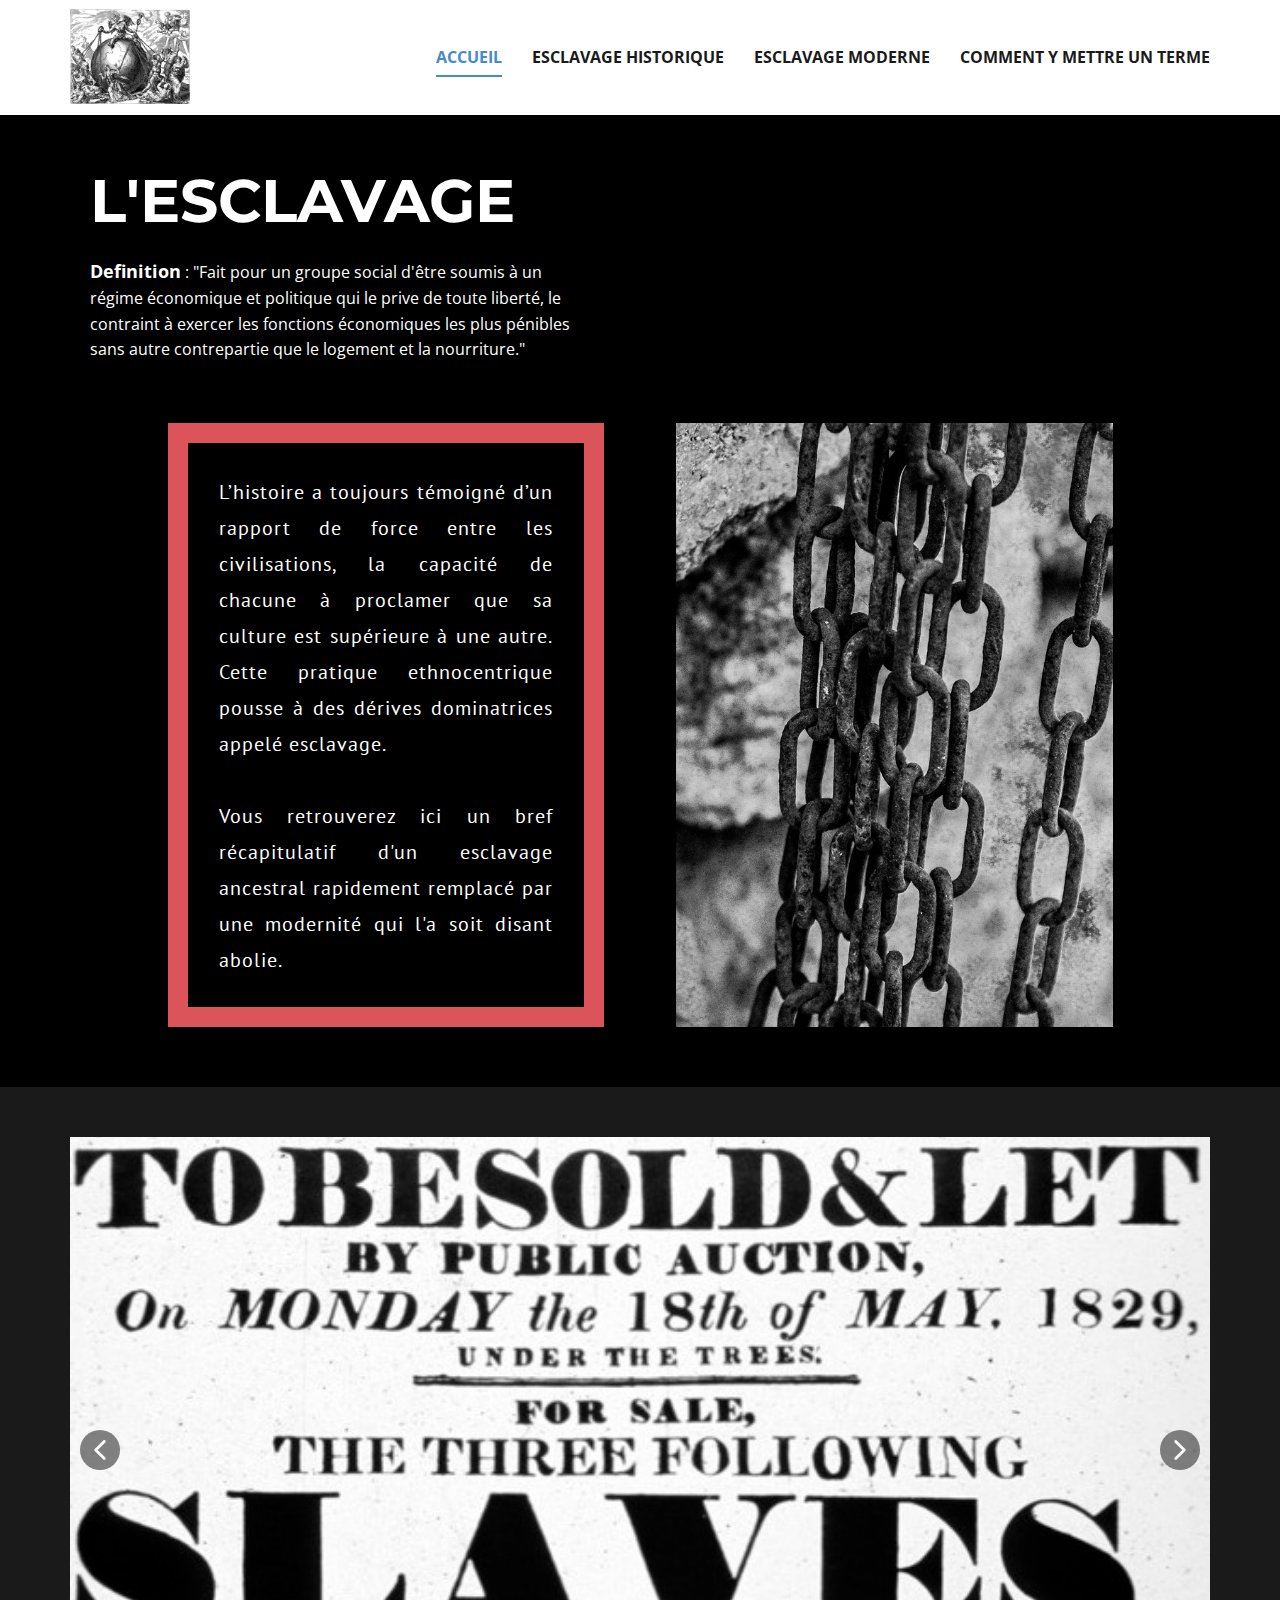
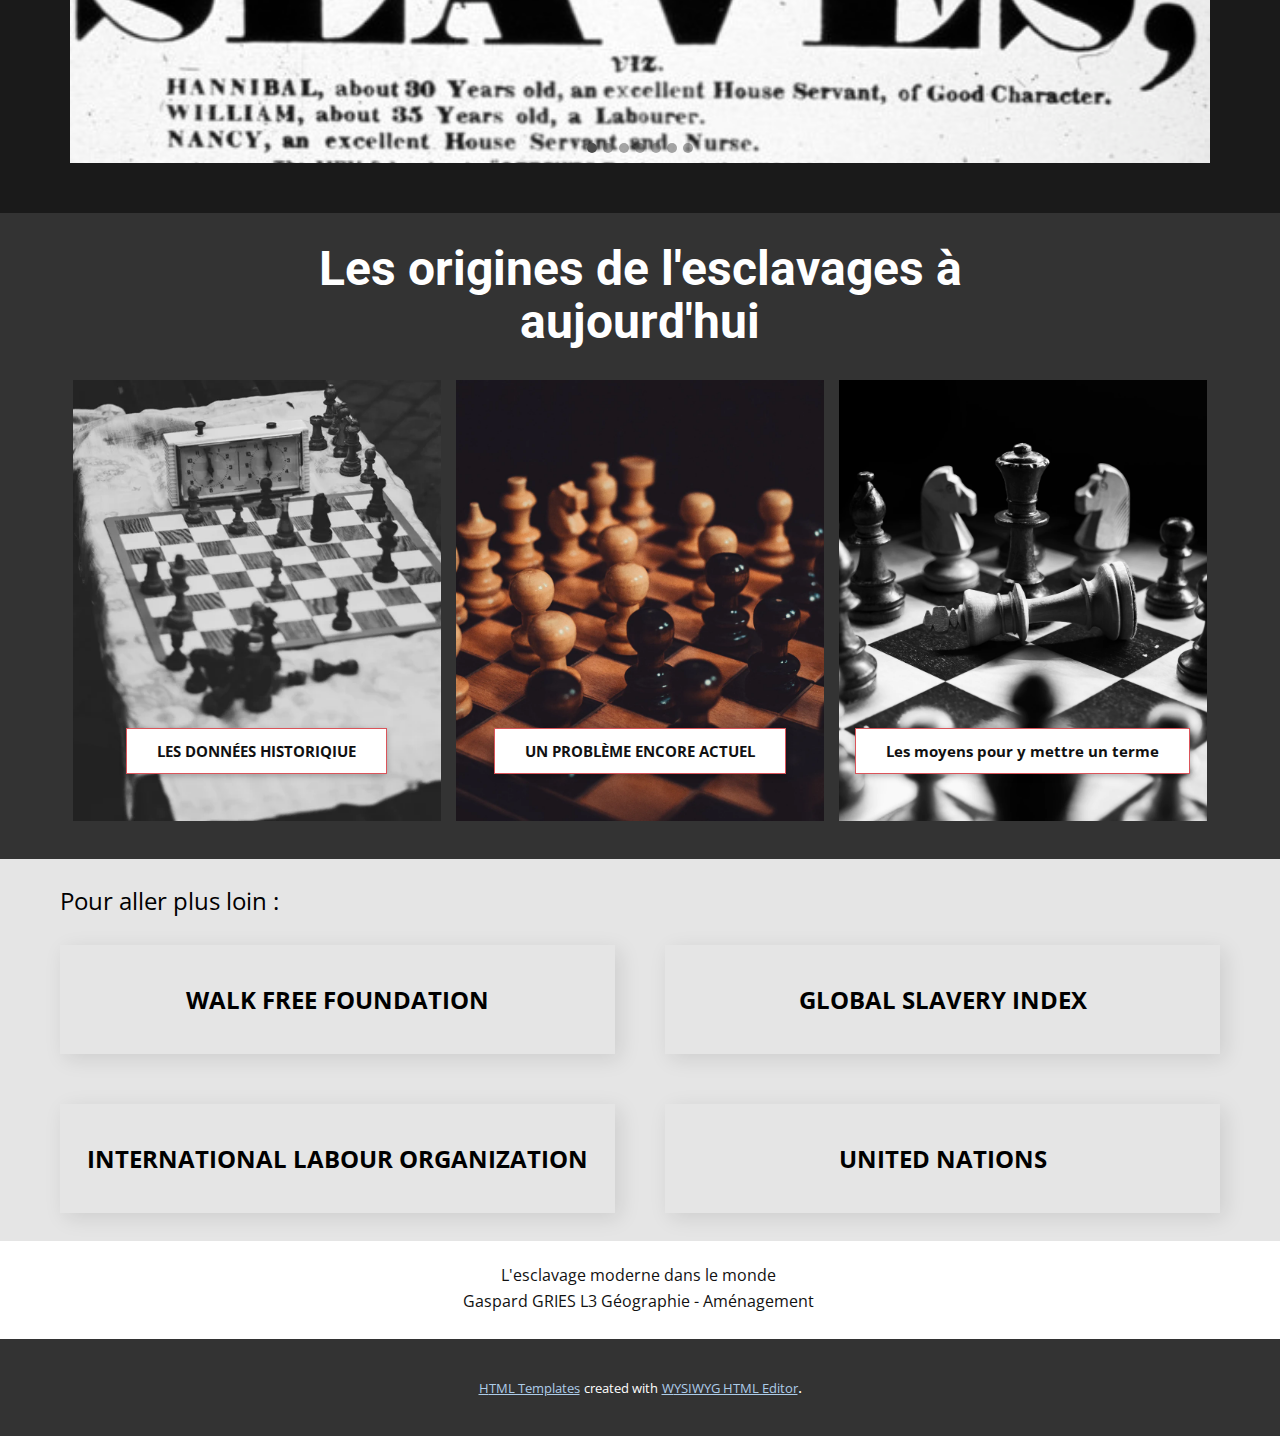
<file: Esclavage-moderne/index.html>
<!DOCTYPE html>
<html style="font-size: 16px;">
  <head>
    <meta name="viewport" content="width=device-width, initial-scale=1.0">
    <meta charset="utf-8">
    <meta name="keywords" content="Sample Headline">
    <meta name="description" content="">
    <meta name="page_type" content="np-template-header-footer-from-plugin">
    <title>Accueil</title>
    <link rel="stylesheet" href="nicepage.css" media="screen">
<link rel="stylesheet" href="Accueil.css" media="screen">
    <script class="u-script" type="text/javascript" src="jquery.js" defer=""></script>
    <script class="u-script" type="text/javascript" src="nicepage.js" defer=""></script>
    <meta name="generator" content="Nicepage 4.1.0, nicepage.com">
    <link id="u-theme-google-font" rel="stylesheet" href="https://fonts.googleapis.com/css?family=Roboto:100,100i,300,300i,400,400i,500,500i,700,700i,900,900i|Open+Sans:300,300i,400,400i,600,600i,700,700i,800,800i">
    <link id="u-page-google-font" rel="stylesheet" href="https://fonts.googleapis.com/css?family=Montserrat:100,100i,200,200i,300,300i,400,400i,500,500i,600,600i,700,700i,800,800i,900,900i|PT+Sans:400,400i,700,700i">
    
    
    
    
    
    
    <script type="application/ld+json">{
		"@context": "http://schema.org",
		"@type": "Organization",
		"name": "Esclavage",
		"logo": "images/63d7369be09e93b8cfe88e455439017538b4100175dfe687096e26afcbc02b7ecec7145358979df76d3f4a4d5240b547f9c95710a1136bae8c8a1e_1280.png"
}</script>
    <meta name="theme-color" content="#478ac9">
    <meta property="og:title" content="Accueil">
    <meta property="og:type" content="website">
  </head>
  <body data-home-page="Accueil.html" data-home-page-title="Accueil" class="u-body"><header class="u-clearfix u-header u-header" id="sec-e946"><div class="u-clearfix u-sheet u-sheet-1">
        <a href="https://nicepage.com" class="u-image u-logo u-image-1" data-image-width="1280" data-image-height="1017">
          <img src="images/63d7369be09e93b8cfe88e455439017538b4100175dfe687096e26afcbc02b7ecec7145358979df76d3f4a4d5240b547f9c95710a1136bae8c8a1e_1280.png" class="u-logo-image u-logo-image-1">
        </a>
        <nav class="u-menu u-menu-dropdown u-offcanvas u-menu-1">
          <div class="menu-collapse" style="font-size: 1rem; letter-spacing: 0px; font-weight: 700; text-transform: uppercase;">
            <a class="u-button-style u-custom-active-border-color u-custom-border u-custom-border-color u-custom-borders u-custom-hover-border-color u-custom-left-right-menu-spacing u-custom-padding-bottom u-custom-text-color u-custom-text-hover-color u-custom-top-bottom-menu-spacing u-nav-link u-text-active-palette-1-base u-text-hover-palette-2-base" href="#">
              <svg><use xmlns:xlink="http://www.w3.org/1999/xlink" xlink:href="#menu-hamburger"></use></svg>
              <svg version="1.1" xmlns="http://www.w3.org/2000/svg" xmlns:xlink="http://www.w3.org/1999/xlink"><defs><symbol id="menu-hamburger" viewBox="0 0 16 16" style="width: 16px; height: 16px;"><rect y="1" width="16" height="2"></rect><rect y="7" width="16" height="2"></rect><rect y="13" width="16" height="2"></rect>
</symbol>
</defs></svg>
            </a>
          </div>
          <div class="u-custom-menu u-nav-container">
            <ul class="u-nav u-spacing-30 u-unstyled u-nav-1"><li class="u-nav-item"><a class="u-border-2 u-border-active-palette-1-base u-border-hover-palette-1-base u-border-no-left u-border-no-right u-border-no-top u-button-style u-nav-link u-text-active-palette-1-base u-text-grey-90 u-text-hover-grey-90" href="Accueil.html" style="padding: 10px 0px;">Accueil</a>
</li><li class="u-nav-item"><a class="u-border-2 u-border-active-palette-1-base u-border-hover-palette-1-base u-border-no-left u-border-no-right u-border-no-top u-button-style u-nav-link u-text-active-palette-1-base u-text-grey-90 u-text-hover-grey-90" href="Esclavage-historique.html" target="_blank" style="padding: 10px 0px;">Esclavage historique</a>
</li><li class="u-nav-item"><a class="u-border-2 u-border-active-palette-1-base u-border-hover-palette-1-base u-border-no-left u-border-no-right u-border-no-top u-button-style u-nav-link u-text-active-palette-1-base u-text-grey-90 u-text-hover-grey-90" href="Esclavage-moderne.html" target="_blank" style="padding: 10px 0px;">Esclavage moderne</a>
</li><li class="u-nav-item"><a class="u-border-2 u-border-active-palette-1-base u-border-hover-palette-1-base u-border-no-left u-border-no-right u-border-no-top u-button-style u-nav-link u-text-active-palette-1-base u-text-grey-90 u-text-hover-grey-90" href="Comment-y-mettre-un-terme.html" style="padding: 10px 0px;">Comment y mettre un terme</a>
</li></ul>
          </div>
          <div class="u-custom-menu u-nav-container-collapse">
            <div class="u-black u-container-style u-inner-container-layout u-opacity u-opacity-95 u-sidenav">
              <div class="u-inner-container-layout u-sidenav-overflow">
                <div class="u-menu-close"></div>
                <ul class="u-align-center u-nav u-popupmenu-items u-unstyled u-nav-2"><li class="u-nav-item"><a class="u-button-style u-nav-link" href="Accueil.html" style="padding: 10px 18px;">Accueil</a>
</li><li class="u-nav-item"><a class="u-button-style u-nav-link" href="Esclavage-historique.html" target="_blank" style="padding: 10px 18px;">Esclavage historique</a>
</li><li class="u-nav-item"><a class="u-button-style u-nav-link" href="Esclavage-moderne.html" target="_blank" style="padding: 10px 18px;">Esclavage moderne</a>
</li><li class="u-nav-item"><a class="u-button-style u-nav-link" href="Comment-y-mettre-un-terme.html" style="padding: 10px 18px;">Comment y mettre un terme</a>
</li></ul>
              </div>
            </div>
            <div class="u-black u-menu-overlay u-opacity u-opacity-70"></div>
          </div>
        </nav>
      </div></header>
    <section class="u-align-center u-black u-clearfix u-section-1" id="carousel_acfc">
      <div class="u-clearfix u-sheet u-sheet-1">
        <div class="u-black u-container-style u-group u-group-1">
          <div class="u-container-layout u-container-layout-1">
            <h3 class="u-custom-font u-font-montserrat u-hover-feature u-text u-text-1">L'esclavage</h3>
            <p class="u-align-left u-text u-text-2">
              <span style="font-weight: 700; font-size: 1.125rem;">Definition</span> : ​"Fait pour un groupe social d'être soumis à un régime économique et politique qui le prive de toute liberté, le contraint à exercer les fonctions économiques les plus pénibles sans autre contrepartie que le logement et la nourriture."
            </p>
          </div>
        </div>
        <div class="u-clearfix u-gutter-72 u-layout-wrap u-layout-wrap-1">
          <div class="u-gutter-0 u-layout">
            <div class="u-layout-row">
              <div class="u-align-justify u-container-style u-layout-cell u-size-30 u-layout-cell-1">
                <div class="u-border-20 u-border-palette-2-base u-container-layout u-container-layout-2">
                  <p class="u-custom-font u-font-pt-sans u-text u-text-3"> L’histoire a toujours témoigné d’un rapport de force entre les civilisations, la capacité
de chacune à proclamer que sa culture est supérieure à une autre. Cette pratique ethnocentrique
pousse à des dérives dominatrices appelé esclavage.&nbsp;<br>
                    <br>Vous retrouverez ici un bref récapitulatif d'un esclavage ancestral rapidement remplacé par une modernité qui l'a soit disant abolie.&nbsp;<br>
                  </p>
                </div>
              </div>
              <div class="u-container-style u-image u-layout-cell u-size-30 u-image-1" data-image-width="1280" data-image-height="853">
                <div class="u-container-layout u-container-layout-3"></div>
              </div>
            </div>
          </div>
        </div>
      </div>
      
    </section>
    <section class="u-align-center u-clearfix u-grey-90 u-section-2" id="sec-1b09">
      <div class="u-align-left u-clearfix u-sheet u-valign-middle u-sheet-1">
        <div class="u-carousel u-expanded-width u-gallery u-layout-carousel u-lightbox u-no-transition u-show-text-none u-gallery-1" data-interval="5000" data-u-ride="carousel" id="carousel-9387">
          <ol class="u-absolute-hcenter u-carousel-indicators u-carousel-indicators-1">
            <li data-u-target="#carousel-9387" data-u-slide-to="0" class="u-active u-grey-70 u-shape-circle" style="width: 10px; height: 10px;"></li>
            <li data-u-target="#carousel-9387" data-u-slide-to="1" class="u-grey-70 u-shape-circle" style="width: 10px; height: 10px;"></li>
            <li data-u-target="#carousel-9387" data-u-slide-to="2" class="u-grey-70 u-shape-circle" style="width: 10px; height: 10px;"></li>
            <li data-u-target="#carousel-9387" data-u-slide-to="3" class="u-grey-70 u-shape-circle" style="width: 10px; height: 10px;"></li>
            <li data-u-target="#carousel-9387" data-u-slide-to="4" class="u-grey-70 u-shape-circle" style="width: 10px; height: 10px;"></li>
            <li data-u-target="#carousel-9387" data-u-slide-to="5" class="u-grey-70 u-shape-circle" style="width: 10px; height: 10px;"></li>
            <li data-u-target="#carousel-9387" data-u-slide-to="6" class="u-grey-70 u-shape-circle" style="width: 10px; height: 10px;"></li>
          </ol>
          <div class="u-carousel-inner u-gallery-inner u-gallery-inner-1" role="listbox" data-image-width="611" data-image-height="353">
            <div class="u-active u-carousel-item u-gallery-item u-carousel-item-1">
              <div class="u-back-slide" data-image-width="611" data-image-height="353">
                <img class="u-back-image u-expanded" src="images/8d9989bcbbb02a37b053d3f0c294ca035f211da11.jpg">
              </div>
              <div class="u-over-slide u-over-slide-1">
                <h3 class="u-gallery-heading"></h3>
                <p class="u-gallery-text"></p>
              </div>
            </div>
            <div class="u-carousel-item u-gallery-item u-carousel-item-2" data-image-width="800" data-image-height="600">
              <div class="u-back-slide">
                <img class="u-back-image u-expanded" src="images/22a1f5798a63a8d8ea242d49b40303d01a333d59.jpg">
              </div>
              <div class="u-over-slide u-over-slide-2">
                <h3 class="u-gallery-heading"></h3>
                <p class="u-gallery-text"></p>
              </div>
              <style data-mode="XL"></style>
              <style data-mode="LG"></style>
              <style data-mode="MD"></style>
              <style data-mode="SM"></style>
              <style data-mode="XS"></style>
            </div>
            <div class="u-carousel-item u-gallery-item u-carousel-item-3" data-image-width="800" data-image-height="529">
              <div class="u-back-slide">
                <img class="u-back-image u-expanded" src="images/6add6703b019d677e100c04881a1372d1f2b51f9.jpg">
              </div>
              <div class="u-over-slide u-over-slide-3">
                <h3 class="u-gallery-heading"></h3>
                <p class="u-gallery-text"></p>
              </div>
              <style data-mode="XL"></style>
              <style data-mode="LG"></style>
              <style data-mode="MD"></style>
              <style data-mode="SM"></style>
              <style data-mode="XS"></style>
            </div>
            <div class="u-carousel-item u-gallery-item u-carousel-item-4" data-image-width="800" data-image-height="642">
              <div class="u-back-slide">
                <img class="u-back-image u-expanded" src="images/33de7ed6d8764112d7b7f6184b1577e81cb6ebc8.jpg">
              </div>
              <div class="u-over-slide u-over-slide-4">
                <h3 class="u-gallery-heading"></h3>
                <p class="u-gallery-text"></p>
              </div>
              <style data-mode="XL"></style>
              <style data-mode="LG"></style>
              <style data-mode="MD"></style>
              <style data-mode="SM"></style>
              <style data-mode="XS"></style>
            </div>
            <div class="u-carousel-item u-gallery-item u-carousel-item-5" data-image-width="764" data-image-height="509">
              <div class="u-back-slide">
                <img class="u-back-image u-expanded" src="images/201504-npl-546.jpg">
              </div>
              <div class="u-over-slide u-over-slide-5">
                <h3 class="u-gallery-heading"></h3>
                <p class="u-gallery-text"></p>
              </div>
              <style data-mode="XL"></style>
              <style data-mode="LG"></style>
              <style data-mode="MD"></style>
              <style data-mode="SM"></style>
              <style data-mode="XS"></style>
            </div>
            <div class="u-carousel-item u-gallery-item u-carousel-item-6" data-image-width="838" data-image-height="558">
              <div class="u-back-slide">
                <img class="u-back-image u-expanded" src="images/838_gettyimages-96300361.jpg">
              </div>
              <div class="u-over-slide u-over-slide-6">
                <h3 class="u-gallery-heading"></h3>
                <p class="u-gallery-text"></p>
              </div>
              <style data-mode="XL"></style>
              <style data-mode="LG"></style>
              <style data-mode="MD"></style>
              <style data-mode="SM"></style>
              <style data-mode="XS"></style>
            </div>
            <div class="u-carousel-item u-gallery-item u-carousel-item-7" data-image-width="1060" data-image-height="523">
              <div class="u-back-slide">
                <img class="u-back-image u-expanded" src="images/inde_esclavage.jpg">
              </div>
              <div class="u-over-slide u-over-slide-7">
                <h3 class="u-gallery-heading"></h3>
                <p class="u-gallery-text"></p>
              </div>
              <style data-mode="XL"></style>
              <style data-mode="LG"></style>
              <style data-mode="MD"></style>
              <style data-mode="SM"></style>
              <style data-mode="XS"></style>
            </div>
          </div>
          <a class="u-absolute-vcenter u-carousel-control u-carousel-control-prev u-grey-70 u-icon-circle u-opacity u-opacity-70 u-spacing-10 u-text-white u-carousel-control-1" href="#carousel-9387" role="button" data-u-slide="prev">
            <span aria-hidden="true">
              <svg viewBox="0 0 451.847 451.847"><path d="M97.141,225.92c0-8.095,3.091-16.192,9.259-22.366L300.689,9.27c12.359-12.359,32.397-12.359,44.751,0
c12.354,12.354,12.354,32.388,0,44.748L173.525,225.92l171.903,171.909c12.354,12.354,12.354,32.391,0,44.744
c-12.354,12.365-32.386,12.365-44.745,0l-194.29-194.281C100.226,242.115,97.141,234.018,97.141,225.92z"></path></svg>
            </span>
            <span class="sr-only">
              <svg viewBox="0 0 451.847 451.847"><path d="M97.141,225.92c0-8.095,3.091-16.192,9.259-22.366L300.689,9.27c12.359-12.359,32.397-12.359,44.751,0
c12.354,12.354,12.354,32.388,0,44.748L173.525,225.92l171.903,171.909c12.354,12.354,12.354,32.391,0,44.744
c-12.354,12.365-32.386,12.365-44.745,0l-194.29-194.281C100.226,242.115,97.141,234.018,97.141,225.92z"></path></svg>
            </span>
          </a>
          <a class="u-absolute-vcenter u-carousel-control u-carousel-control-next u-grey-70 u-icon-circle u-opacity u-opacity-70 u-spacing-10 u-text-white u-carousel-control-2" href="#carousel-9387" role="button" data-u-slide="next">
            <span aria-hidden="true">
              <svg viewBox="0 0 451.846 451.847"><path d="M345.441,248.292L151.154,442.573c-12.359,12.365-32.397,12.365-44.75,0c-12.354-12.354-12.354-32.391,0-44.744
L278.318,225.92L106.409,54.017c-12.354-12.359-12.354-32.394,0-44.748c12.354-12.359,32.391-12.359,44.75,0l194.287,194.284
c6.177,6.18,9.262,14.271,9.262,22.366C354.708,234.018,351.617,242.115,345.441,248.292z"></path></svg>
            </span>
            <span class="sr-only">
              <svg viewBox="0 0 451.846 451.847"><path d="M345.441,248.292L151.154,442.573c-12.359,12.365-32.397,12.365-44.75,0c-12.354-12.354-12.354-32.391,0-44.744
L278.318,225.92L106.409,54.017c-12.354-12.359-12.354-32.394,0-44.748c12.354-12.359,32.391-12.359,44.75,0l194.287,194.284
c6.177,6.18,9.262,14.271,9.262,22.366C354.708,234.018,351.617,242.115,345.441,248.292z"></path></svg>
            </span>
          </a>
        </div>
      </div>
    </section>
    <section class="u-clearfix u-grey-80 u-section-3" id="sec-8055">
      <div class="u-clearfix u-sheet u-valign-middle u-sheet-1">
        <div class="u-container-style u-group u-shape-rectangle u-group-1">
          <div class="u-container-layout u-valign-middle u-container-layout-1">
            <h1 class="u-align-center u-text u-text-1">Les origines de l'esclavages à aujourd'hui</h1>
          </div>
        </div>
      </div>
    </section>
    <section class="u-align-center u-clearfix u-grey-80 u-section-4" id="carousel_edab">
      <div class="u-clearfix u-sheet u-sheet-1">
        <div class="u-list u-list-1">
          <div class="u-repeater u-repeater-1">
            <div class="u-align-center u-container-style u-custom-item u-image u-list-item u-repeater-item u-image-1" data-image-width="900" data-image-height="600">
              <div class="u-container-layout u-similar-container u-container-layout-1">
                <a href="Esclavage-historique.html" data-page-id="761314342" class="u-align-center u-border-1 u-border-palette-2-base u-btn u-button-style u-hover-palette-2-base u-text-hover-black u-white u-btn-1">LES DONNÉES HISTORIQIUE<br>
                </a>
              </div>
            </div>
            <div class="u-align-center u-container-style u-custom-item u-image u-list-item u-repeater-item u-video-cover u-image-2" data-image-width="1752" data-image-height="1160">
              <div class="u-container-layout u-similar-container u-container-layout-2">
                <a href="Esclavage-moderne.html" data-page-id="577714398" class="u-align-center u-border-1 u-border-palette-2-base u-btn u-button-style u-hover-palette-2-base u-text-hover-black u-white u-btn-2">UN PROBLÈME ENCORE ACTUEL </a>
              </div>
            </div>
            <div class="u-align-center u-container-style u-custom-item u-image u-list-item u-repeater-item u-video-cover u-image-3" data-image-width="1740" data-image-height="1160">
              <div class="u-container-layout u-similar-container u-container-layout-3">
                <a href="Comment-y-mettre-un-terme.html" data-page-id="156022199" class="u-align-center u-border-1 u-border-palette-2-base u-btn u-button-style u-hover-palette-2-base u-text-hover-black u-white u-btn-3">Les moyens pour y mettre un terme</a>
              </div>
            </div>
          </div>
        </div>
      </div>
    </section>
    <section class="u-align-center u-clearfix u-grey-10 u-section-5" id="sec-9fc0">
      <div class="u-clearfix u-sheet u-valign-middle u-sheet-1">
        <h3 class="u-custom-font u-text u-text-black u-text-default u-text-font u-text-1">Pour aller plus loin :</h3>
        <div class="u-list u-list-1">
          <div class="u-repeater u-repeater-1">
            <div class="u-align-left u-container-style u-list-item u-repeater-item u-shape-rectangle u-list-item-1">
              <div class="u-container-layout u-similar-container u-valign-middle u-container-layout-1">
                <a href="https://www.walkfree.org" class="u-border-none u-border-palette-1-base u-btn u-button-style u-none u-text-black u-btn-1">WALK FREE FOUNDATION</a>
              </div>
            </div>
            <div class="u-align-left u-container-style u-list-item u-repeater-item u-shape-rectangle u-list-item-2">
              <div class="u-container-layout u-similar-container u-valign-middle u-container-layout-2">
                <a href="https://www.globalslaveryindex.org/resources/downloads/" class="u-border-none u-border-palette-1-base u-btn u-button-style u-none u-text-black u-btn-2">GLOBAL SLAVERY INDEX</a>
              </div>
            </div>
            <div class="u-align-left u-container-style u-list-item u-repeater-item u-shape-rectangle u-list-item-3">
              <div class="u-container-layout u-similar-container u-valign-middle u-container-layout-3">
                <a href="https://www.ilo.org/global/topics/forced-labour/lang--en/index.htm" class="u-border-none u-border-palette-1-base u-btn u-button-style u-none u-text-black u-btn-3">INTERNATIONAL LABOUR ORGANIZATION</a>
              </div>
            </div>
            <div class="u-align-left u-container-style u-list-item u-repeater-item u-shape-rectangle u-list-item-4">
              <div class="u-container-layout u-similar-container u-valign-middle u-container-layout-4">
                <a href="https://news.un.org/en/tags/modern-slavery" class="u-border-none u-border-palette-1-base u-btn u-button-style u-none u-text-black u-btn-4">UNITED NATIONS</a>
              </div>
            </div>
          </div>
        </div>
      </div>
    </section>
    
    
    <footer class="u-clearfix u-footer u-white" id="sec-7626"><div class="u-clearfix u-sheet u-sheet-1">
        <p class="u-align-center u-text u-text-default u-text-1"> L'esclavage moderne dans le monde&nbsp;<br>Gaspard GRIES L3 Géographie - Aménagement&nbsp;
        </p>
      </div></footer>
    <section class="u-backlink u-clearfix u-grey-80">
      <a class="u-link" href="https://nicepage.com/html-templates" target="_blank">
        <span>HTML Templates</span>
      </a>
      <p class="u-text">
        <span>created with</span>
      </p>
      <a class="u-link" href="https://nicepage.com/wysiwyg-html-editor" target="_blank">
        <span>WYSIWYG HTML Editor</span>
      </a>. 
    </section>
  </body>
</html>
</file>
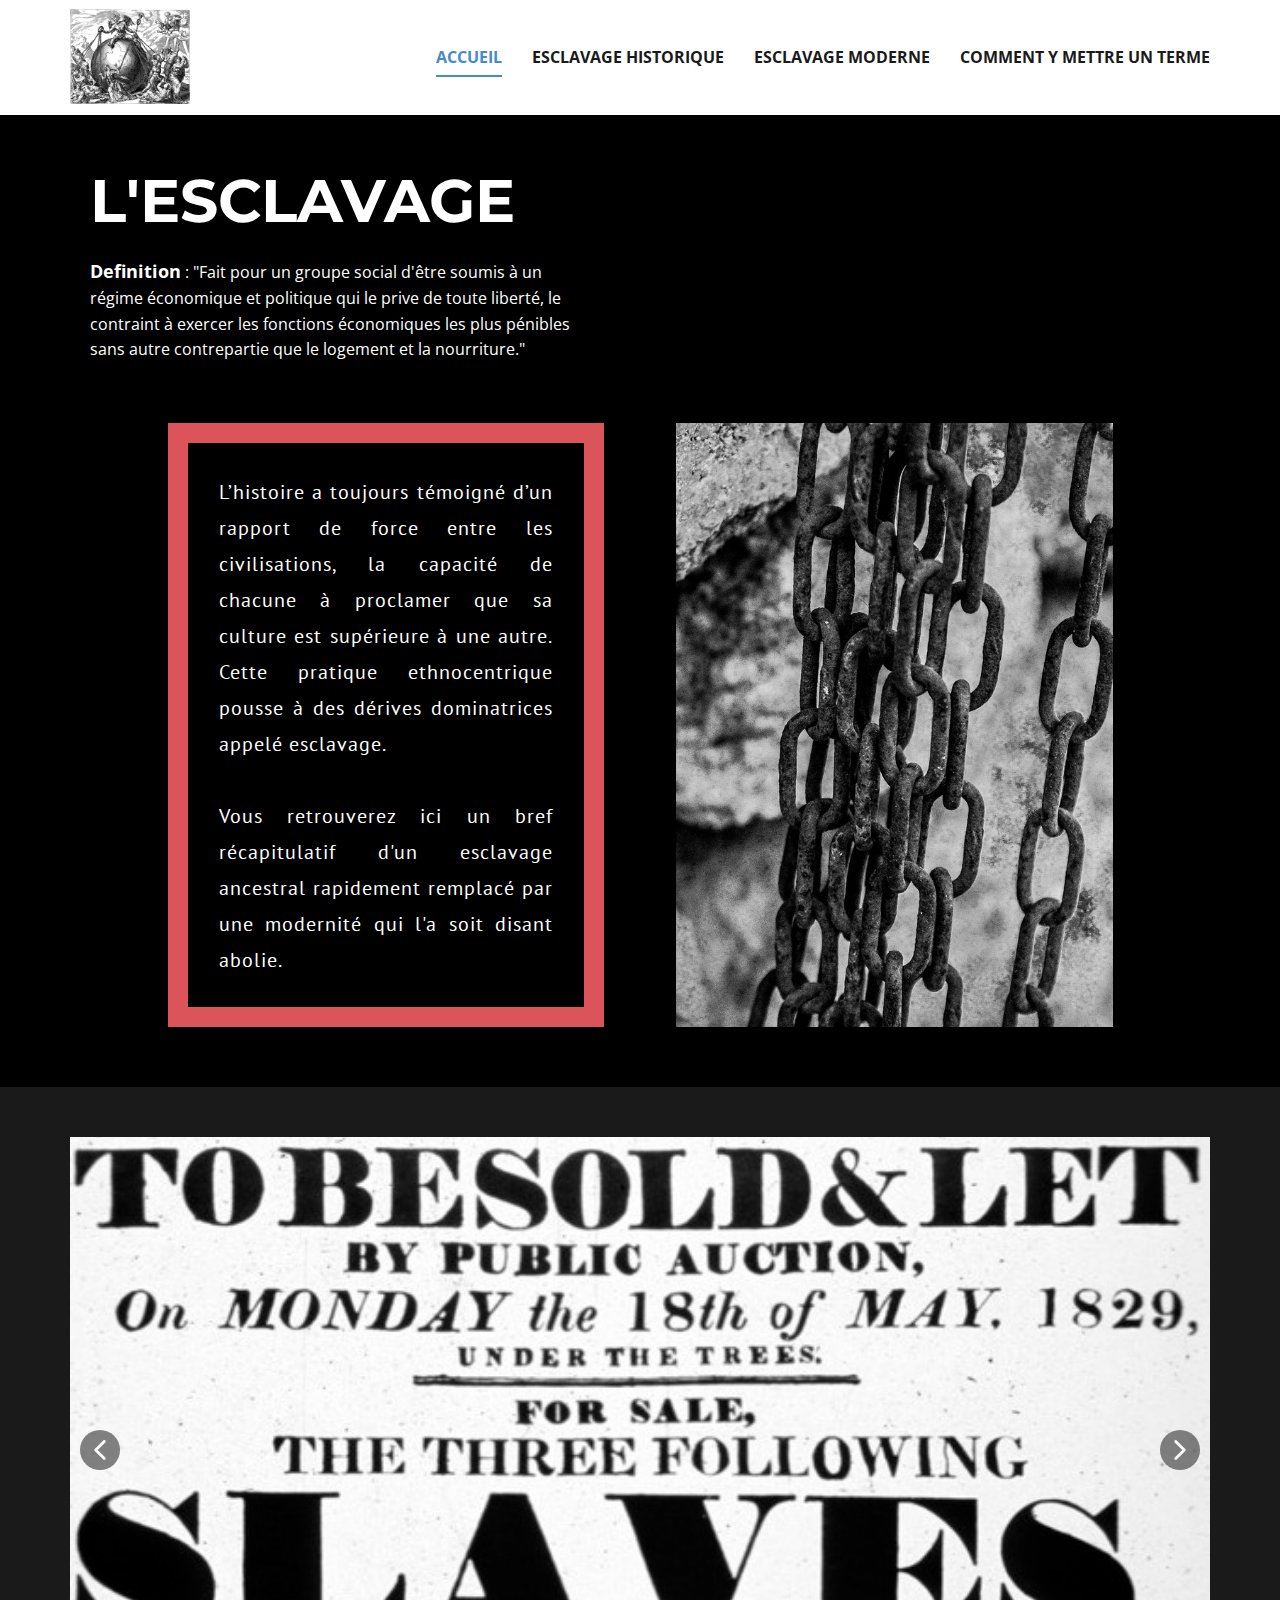
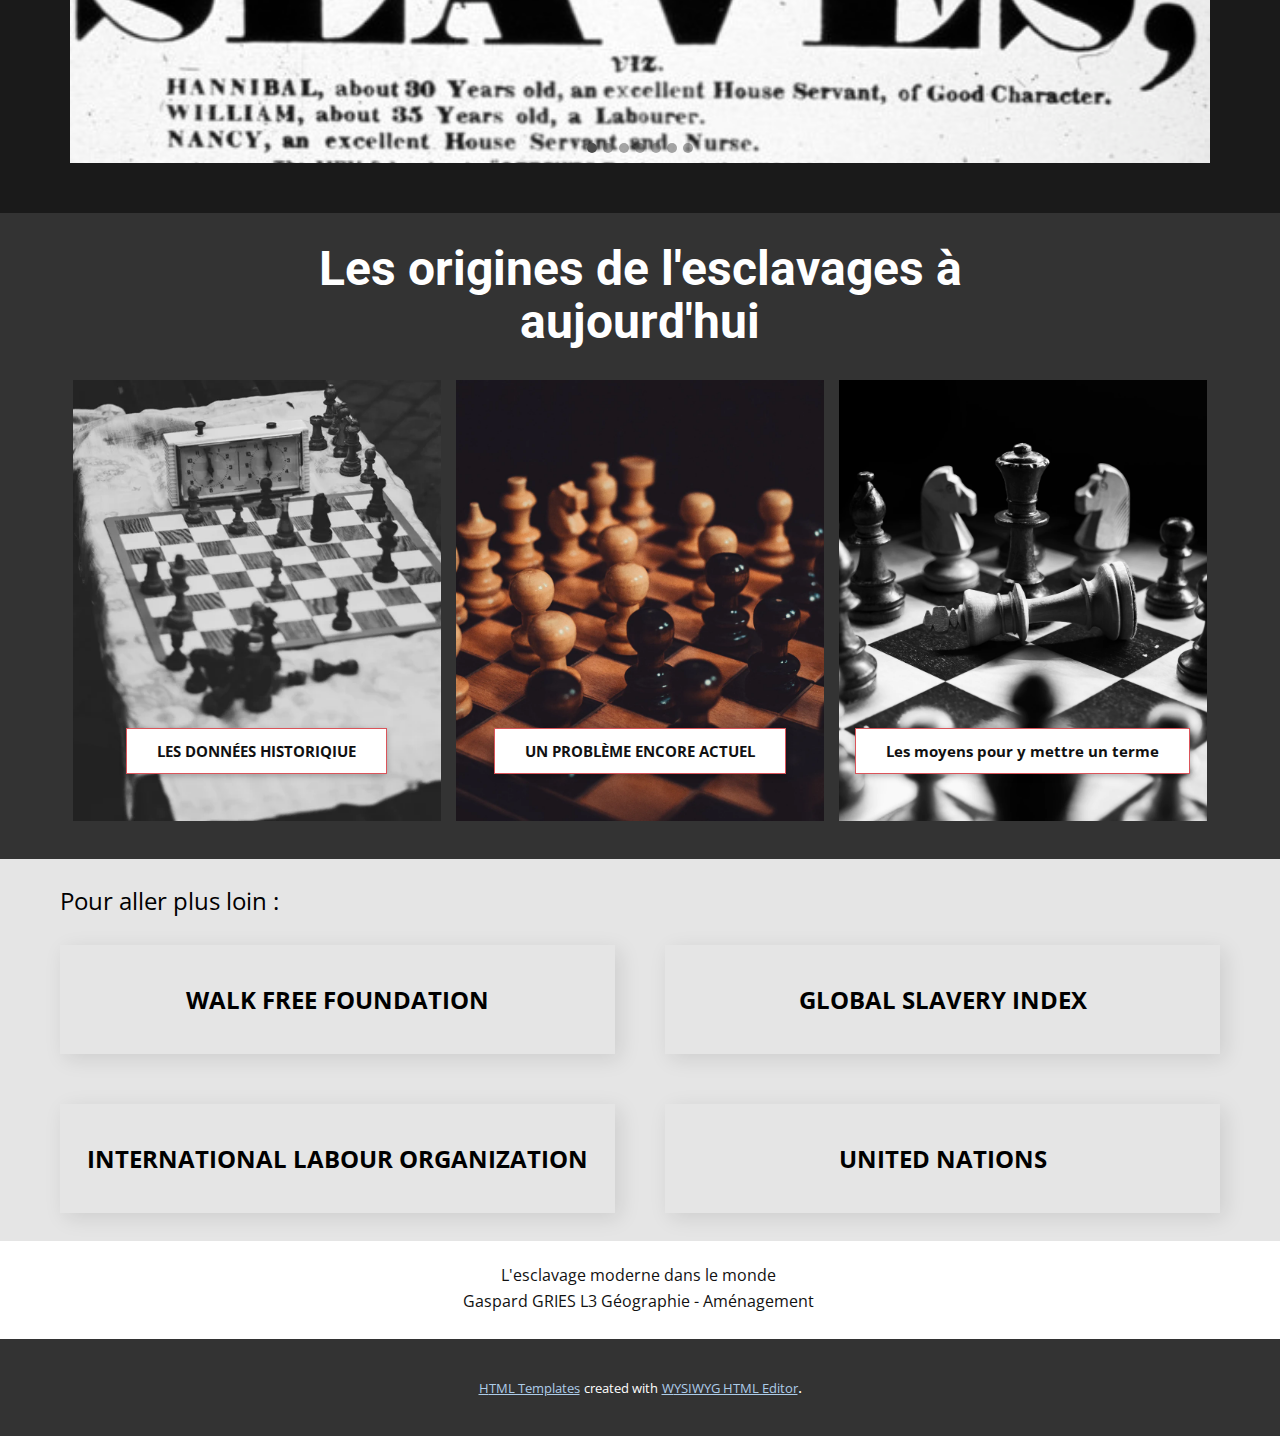
<file: Esclavage-moderne/Accueil.html>
<!DOCTYPE html>
<html style="font-size: 16px;">
  <head>
    <meta name="viewport" content="width=device-width, initial-scale=1.0">
    <meta charset="utf-8">
    <meta name="keywords" content="Sample Headline">
    <meta name="description" content="">
    <meta name="page_type" content="np-template-header-footer-from-plugin">
    <title>Accueil</title>
    <link rel="stylesheet" href="nicepage.css" media="screen">
<link rel="stylesheet" href="Accueil.css" media="screen">
    <script class="u-script" type="text/javascript" src="jquery.js" defer=""></script>
    <script class="u-script" type="text/javascript" src="nicepage.js" defer=""></script>
    <meta name="generator" content="Nicepage 4.1.0, nicepage.com">
    <link id="u-theme-google-font" rel="stylesheet" href="https://fonts.googleapis.com/css?family=Roboto:100,100i,300,300i,400,400i,500,500i,700,700i,900,900i|Open+Sans:300,300i,400,400i,600,600i,700,700i,800,800i">
    <link id="u-page-google-font" rel="stylesheet" href="https://fonts.googleapis.com/css?family=Montserrat:100,100i,200,200i,300,300i,400,400i,500,500i,600,600i,700,700i,800,800i,900,900i|PT+Sans:400,400i,700,700i">
    
    
    
    
    
    
    <script type="application/ld+json">{
		"@context": "http://schema.org",
		"@type": "Organization",
		"name": "Esclavage",
		"logo": "images/63d7369be09e93b8cfe88e455439017538b4100175dfe687096e26afcbc02b7ecec7145358979df76d3f4a4d5240b547f9c95710a1136bae8c8a1e_1280.png"
}</script>
    <meta name="theme-color" content="#478ac9">
    <meta property="og:title" content="Accueil">
    <meta property="og:type" content="website">
  </head>
  <body class="u-body"><header class="u-clearfix u-header u-header" id="sec-e946"><div class="u-clearfix u-sheet u-sheet-1">
        <a href="https://nicepage.com" class="u-image u-logo u-image-1" data-image-width="1280" data-image-height="1017">
          <img src="images/63d7369be09e93b8cfe88e455439017538b4100175dfe687096e26afcbc02b7ecec7145358979df76d3f4a4d5240b547f9c95710a1136bae8c8a1e_1280.png" class="u-logo-image u-logo-image-1">
        </a>
        <nav class="u-menu u-menu-dropdown u-offcanvas u-menu-1">
          <div class="menu-collapse" style="font-size: 1rem; letter-spacing: 0px; font-weight: 700; text-transform: uppercase;">
            <a class="u-button-style u-custom-active-border-color u-custom-border u-custom-border-color u-custom-borders u-custom-hover-border-color u-custom-left-right-menu-spacing u-custom-padding-bottom u-custom-text-color u-custom-text-hover-color u-custom-top-bottom-menu-spacing u-nav-link u-text-active-palette-1-base u-text-hover-palette-2-base" href="#">
              <svg><use xmlns:xlink="http://www.w3.org/1999/xlink" xlink:href="#menu-hamburger"></use></svg>
              <svg version="1.1" xmlns="http://www.w3.org/2000/svg" xmlns:xlink="http://www.w3.org/1999/xlink"><defs><symbol id="menu-hamburger" viewBox="0 0 16 16" style="width: 16px; height: 16px;"><rect y="1" width="16" height="2"></rect><rect y="7" width="16" height="2"></rect><rect y="13" width="16" height="2"></rect>
</symbol>
</defs></svg>
            </a>
          </div>
          <div class="u-custom-menu u-nav-container">
            <ul class="u-nav u-spacing-30 u-unstyled u-nav-1"><li class="u-nav-item"><a class="u-border-2 u-border-active-palette-1-base u-border-hover-palette-1-base u-border-no-left u-border-no-right u-border-no-top u-button-style u-nav-link u-text-active-palette-1-base u-text-grey-90 u-text-hover-grey-90" href="Accueil.html" style="padding: 10px 0px;">Accueil</a>
</li><li class="u-nav-item"><a class="u-border-2 u-border-active-palette-1-base u-border-hover-palette-1-base u-border-no-left u-border-no-right u-border-no-top u-button-style u-nav-link u-text-active-palette-1-base u-text-grey-90 u-text-hover-grey-90" href="Esclavage-historique.html" target="_blank" style="padding: 10px 0px;">Esclavage historique</a>
</li><li class="u-nav-item"><a class="u-border-2 u-border-active-palette-1-base u-border-hover-palette-1-base u-border-no-left u-border-no-right u-border-no-top u-button-style u-nav-link u-text-active-palette-1-base u-text-grey-90 u-text-hover-grey-90" href="Esclavage-moderne.html" target="_blank" style="padding: 10px 0px;">Esclavage moderne</a>
</li><li class="u-nav-item"><a class="u-border-2 u-border-active-palette-1-base u-border-hover-palette-1-base u-border-no-left u-border-no-right u-border-no-top u-button-style u-nav-link u-text-active-palette-1-base u-text-grey-90 u-text-hover-grey-90" href="Comment-y-mettre-un-terme.html" style="padding: 10px 0px;">Comment y mettre un terme</a>
</li></ul>
          </div>
          <div class="u-custom-menu u-nav-container-collapse">
            <div class="u-black u-container-style u-inner-container-layout u-opacity u-opacity-95 u-sidenav">
              <div class="u-inner-container-layout u-sidenav-overflow">
                <div class="u-menu-close"></div>
                <ul class="u-align-center u-nav u-popupmenu-items u-unstyled u-nav-2"><li class="u-nav-item"><a class="u-button-style u-nav-link" href="Accueil.html" style="padding: 10px 18px;">Accueil</a>
</li><li class="u-nav-item"><a class="u-button-style u-nav-link" href="Esclavage-historique.html" target="_blank" style="padding: 10px 18px;">Esclavage historique</a>
</li><li class="u-nav-item"><a class="u-button-style u-nav-link" href="Esclavage-moderne.html" target="_blank" style="padding: 10px 18px;">Esclavage moderne</a>
</li><li class="u-nav-item"><a class="u-button-style u-nav-link" href="Comment-y-mettre-un-terme.html" style="padding: 10px 18px;">Comment y mettre un terme</a>
</li></ul>
              </div>
            </div>
            <div class="u-black u-menu-overlay u-opacity u-opacity-70"></div>
          </div>
        </nav>
      </div></header>
    <section class="u-align-center u-black u-clearfix u-section-1" id="carousel_acfc">
      <div class="u-clearfix u-sheet u-sheet-1">
        <div class="u-black u-container-style u-group u-group-1">
          <div class="u-container-layout u-container-layout-1">
            <h3 class="u-custom-font u-font-montserrat u-hover-feature u-text u-text-1">L'esclavage</h3>
            <p class="u-align-left u-text u-text-2">
              <span style="font-weight: 700; font-size: 1.125rem;">Definition</span> : ​"Fait pour un groupe social d'être soumis à un régime économique et politique qui le prive de toute liberté, le contraint à exercer les fonctions économiques les plus pénibles sans autre contrepartie que le logement et la nourriture."
            </p>
          </div>
        </div>
        <div class="u-clearfix u-gutter-72 u-layout-wrap u-layout-wrap-1">
          <div class="u-gutter-0 u-layout">
            <div class="u-layout-row">
              <div class="u-align-justify u-container-style u-layout-cell u-size-30 u-layout-cell-1">
                <div class="u-border-20 u-border-palette-2-base u-container-layout u-container-layout-2">
                  <p class="u-custom-font u-font-pt-sans u-text u-text-3"> L’histoire a toujours témoigné d’un rapport de force entre les civilisations, la capacité
de chacune à proclamer que sa culture est supérieure à une autre. Cette pratique ethnocentrique
pousse à des dérives dominatrices appelé esclavage.&nbsp;<br>
                    <br>Vous retrouverez ici un bref récapitulatif d'un esclavage ancestral rapidement remplacé par une modernité qui l'a soit disant abolie.&nbsp;<br>
                  </p>
                </div>
              </div>
              <div class="u-container-style u-image u-layout-cell u-size-30 u-image-1" data-image-width="1280" data-image-height="853">
                <div class="u-container-layout u-container-layout-3"></div>
              </div>
            </div>
          </div>
        </div>
      </div>
      
    </section>
    <section class="u-align-center u-clearfix u-grey-90 u-section-2" id="sec-1b09">
      <div class="u-align-left u-clearfix u-sheet u-valign-middle u-sheet-1">
        <div class="u-carousel u-expanded-width u-gallery u-layout-carousel u-lightbox u-no-transition u-show-text-none u-gallery-1" data-interval="5000" data-u-ride="carousel" id="carousel-9387">
          <ol class="u-absolute-hcenter u-carousel-indicators u-carousel-indicators-1">
            <li data-u-target="#carousel-9387" data-u-slide-to="0" class="u-active u-grey-70 u-shape-circle" style="width: 10px; height: 10px;"></li>
            <li data-u-target="#carousel-9387" data-u-slide-to="1" class="u-grey-70 u-shape-circle" style="width: 10px; height: 10px;"></li>
            <li data-u-target="#carousel-9387" data-u-slide-to="2" class="u-grey-70 u-shape-circle" style="width: 10px; height: 10px;"></li>
            <li data-u-target="#carousel-9387" data-u-slide-to="3" class="u-grey-70 u-shape-circle" style="width: 10px; height: 10px;"></li>
            <li data-u-target="#carousel-9387" data-u-slide-to="4" class="u-grey-70 u-shape-circle" style="width: 10px; height: 10px;"></li>
            <li data-u-target="#carousel-9387" data-u-slide-to="5" class="u-grey-70 u-shape-circle" style="width: 10px; height: 10px;"></li>
            <li data-u-target="#carousel-9387" data-u-slide-to="6" class="u-grey-70 u-shape-circle" style="width: 10px; height: 10px;"></li>
          </ol>
          <div class="u-carousel-inner u-gallery-inner u-gallery-inner-1" role="listbox" data-image-width="611" data-image-height="353">
            <div class="u-active u-carousel-item u-gallery-item u-carousel-item-1">
              <div class="u-back-slide" data-image-width="611" data-image-height="353">
                <img class="u-back-image u-expanded" src="images/8d9989bcbbb02a37b053d3f0c294ca035f211da11.jpg">
              </div>
              <div class="u-over-slide u-over-slide-1">
                <h3 class="u-gallery-heading"></h3>
                <p class="u-gallery-text"></p>
              </div>
            </div>
            <div class="u-carousel-item u-gallery-item u-carousel-item-2" data-image-width="800" data-image-height="600">
              <div class="u-back-slide">
                <img class="u-back-image u-expanded" src="images/22a1f5798a63a8d8ea242d49b40303d01a333d59.jpg">
              </div>
              <div class="u-over-slide u-over-slide-2">
                <h3 class="u-gallery-heading"></h3>
                <p class="u-gallery-text"></p>
              </div>
              <style data-mode="XL"></style>
              <style data-mode="LG"></style>
              <style data-mode="MD"></style>
              <style data-mode="SM"></style>
              <style data-mode="XS"></style>
            </div>
            <div class="u-carousel-item u-gallery-item u-carousel-item-3" data-image-width="800" data-image-height="529">
              <div class="u-back-slide">
                <img class="u-back-image u-expanded" src="images/6add6703b019d677e100c04881a1372d1f2b51f9.jpg">
              </div>
              <div class="u-over-slide u-over-slide-3">
                <h3 class="u-gallery-heading"></h3>
                <p class="u-gallery-text"></p>
              </div>
              <style data-mode="XL"></style>
              <style data-mode="LG"></style>
              <style data-mode="MD"></style>
              <style data-mode="SM"></style>
              <style data-mode="XS"></style>
            </div>
            <div class="u-carousel-item u-gallery-item u-carousel-item-4" data-image-width="800" data-image-height="642">
              <div class="u-back-slide">
                <img class="u-back-image u-expanded" src="images/33de7ed6d8764112d7b7f6184b1577e81cb6ebc8.jpg">
              </div>
              <div class="u-over-slide u-over-slide-4">
                <h3 class="u-gallery-heading"></h3>
                <p class="u-gallery-text"></p>
              </div>
              <style data-mode="XL"></style>
              <style data-mode="LG"></style>
              <style data-mode="MD"></style>
              <style data-mode="SM"></style>
              <style data-mode="XS"></style>
            </div>
            <div class="u-carousel-item u-gallery-item u-carousel-item-5" data-image-width="764" data-image-height="509">
              <div class="u-back-slide">
                <img class="u-back-image u-expanded" src="images/201504-npl-546.jpg">
              </div>
              <div class="u-over-slide u-over-slide-5">
                <h3 class="u-gallery-heading"></h3>
                <p class="u-gallery-text"></p>
              </div>
              <style data-mode="XL"></style>
              <style data-mode="LG"></style>
              <style data-mode="MD"></style>
              <style data-mode="SM"></style>
              <style data-mode="XS"></style>
            </div>
            <div class="u-carousel-item u-gallery-item u-carousel-item-6" data-image-width="838" data-image-height="558">
              <div class="u-back-slide">
                <img class="u-back-image u-expanded" src="images/838_gettyimages-96300361.jpg">
              </div>
              <div class="u-over-slide u-over-slide-6">
                <h3 class="u-gallery-heading"></h3>
                <p class="u-gallery-text"></p>
              </div>
              <style data-mode="XL"></style>
              <style data-mode="LG"></style>
              <style data-mode="MD"></style>
              <style data-mode="SM"></style>
              <style data-mode="XS"></style>
            </div>
            <div class="u-carousel-item u-gallery-item u-carousel-item-7" data-image-width="1060" data-image-height="523">
              <div class="u-back-slide">
                <img class="u-back-image u-expanded" src="images/inde_esclavage.jpg">
              </div>
              <div class="u-over-slide u-over-slide-7">
                <h3 class="u-gallery-heading"></h3>
                <p class="u-gallery-text"></p>
              </div>
              <style data-mode="XL"></style>
              <style data-mode="LG"></style>
              <style data-mode="MD"></style>
              <style data-mode="SM"></style>
              <style data-mode="XS"></style>
            </div>
          </div>
          <a class="u-absolute-vcenter u-carousel-control u-carousel-control-prev u-grey-70 u-icon-circle u-opacity u-opacity-70 u-spacing-10 u-text-white u-carousel-control-1" href="#carousel-9387" role="button" data-u-slide="prev">
            <span aria-hidden="true">
              <svg viewBox="0 0 451.847 451.847"><path d="M97.141,225.92c0-8.095,3.091-16.192,9.259-22.366L300.689,9.27c12.359-12.359,32.397-12.359,44.751,0
c12.354,12.354,12.354,32.388,0,44.748L173.525,225.92l171.903,171.909c12.354,12.354,12.354,32.391,0,44.744
c-12.354,12.365-32.386,12.365-44.745,0l-194.29-194.281C100.226,242.115,97.141,234.018,97.141,225.92z"></path></svg>
            </span>
            <span class="sr-only">
              <svg viewBox="0 0 451.847 451.847"><path d="M97.141,225.92c0-8.095,3.091-16.192,9.259-22.366L300.689,9.27c12.359-12.359,32.397-12.359,44.751,0
c12.354,12.354,12.354,32.388,0,44.748L173.525,225.92l171.903,171.909c12.354,12.354,12.354,32.391,0,44.744
c-12.354,12.365-32.386,12.365-44.745,0l-194.29-194.281C100.226,242.115,97.141,234.018,97.141,225.92z"></path></svg>
            </span>
          </a>
          <a class="u-absolute-vcenter u-carousel-control u-carousel-control-next u-grey-70 u-icon-circle u-opacity u-opacity-70 u-spacing-10 u-text-white u-carousel-control-2" href="#carousel-9387" role="button" data-u-slide="next">
            <span aria-hidden="true">
              <svg viewBox="0 0 451.846 451.847"><path d="M345.441,248.292L151.154,442.573c-12.359,12.365-32.397,12.365-44.75,0c-12.354-12.354-12.354-32.391,0-44.744
L278.318,225.92L106.409,54.017c-12.354-12.359-12.354-32.394,0-44.748c12.354-12.359,32.391-12.359,44.75,0l194.287,194.284
c6.177,6.18,9.262,14.271,9.262,22.366C354.708,234.018,351.617,242.115,345.441,248.292z"></path></svg>
            </span>
            <span class="sr-only">
              <svg viewBox="0 0 451.846 451.847"><path d="M345.441,248.292L151.154,442.573c-12.359,12.365-32.397,12.365-44.75,0c-12.354-12.354-12.354-32.391,0-44.744
L278.318,225.92L106.409,54.017c-12.354-12.359-12.354-32.394,0-44.748c12.354-12.359,32.391-12.359,44.75,0l194.287,194.284
c6.177,6.18,9.262,14.271,9.262,22.366C354.708,234.018,351.617,242.115,345.441,248.292z"></path></svg>
            </span>
          </a>
        </div>
      </div>
    </section>
    <section class="u-clearfix u-grey-80 u-section-3" id="sec-8055">
      <div class="u-clearfix u-sheet u-valign-middle u-sheet-1">
        <div class="u-container-style u-group u-shape-rectangle u-group-1">
          <div class="u-container-layout u-valign-middle u-container-layout-1">
            <h1 class="u-align-center u-text u-text-1">Les origines de l'esclavages à aujourd'hui</h1>
          </div>
        </div>
      </div>
    </section>
    <section class="u-align-center u-clearfix u-grey-80 u-section-4" id="carousel_edab">
      <div class="u-clearfix u-sheet u-sheet-1">
        <div class="u-list u-list-1">
          <div class="u-repeater u-repeater-1">
            <div class="u-align-center u-container-style u-custom-item u-image u-list-item u-repeater-item u-image-1" data-image-width="900" data-image-height="600">
              <div class="u-container-layout u-similar-container u-container-layout-1">
                <a href="Esclavage-historique.html" data-page-id="761314342" class="u-align-center u-border-1 u-border-palette-2-base u-btn u-button-style u-hover-palette-2-base u-text-hover-black u-white u-btn-1">LES DONNÉES HISTORIQIUE<br>
                </a>
              </div>
            </div>
            <div class="u-align-center u-container-style u-custom-item u-image u-list-item u-repeater-item u-video-cover u-image-2" data-image-width="1752" data-image-height="1160">
              <div class="u-container-layout u-similar-container u-container-layout-2">
                <a href="Esclavage-moderne.html" data-page-id="577714398" class="u-align-center u-border-1 u-border-palette-2-base u-btn u-button-style u-hover-palette-2-base u-text-hover-black u-white u-btn-2">UN PROBLÈME ENCORE ACTUEL </a>
              </div>
            </div>
            <div class="u-align-center u-container-style u-custom-item u-image u-list-item u-repeater-item u-video-cover u-image-3" data-image-width="1740" data-image-height="1160">
              <div class="u-container-layout u-similar-container u-container-layout-3">
                <a href="Comment-y-mettre-un-terme.html" data-page-id="156022199" class="u-align-center u-border-1 u-border-palette-2-base u-btn u-button-style u-hover-palette-2-base u-text-hover-black u-white u-btn-3">Les moyens pour y mettre un terme</a>
              </div>
            </div>
          </div>
        </div>
      </div>
    </section>
    <section class="u-align-center u-clearfix u-grey-10 u-section-5" id="sec-9fc0">
      <div class="u-clearfix u-sheet u-valign-middle u-sheet-1">
        <h3 class="u-custom-font u-text u-text-black u-text-default u-text-font u-text-1">Pour aller plus loin :</h3>
        <div class="u-list u-list-1">
          <div class="u-repeater u-repeater-1">
            <div class="u-align-left u-container-style u-list-item u-repeater-item u-shape-rectangle u-list-item-1">
              <div class="u-container-layout u-similar-container u-valign-middle u-container-layout-1">
                <a href="https://www.walkfree.org" class="u-border-none u-border-palette-1-base u-btn u-button-style u-none u-text-black u-btn-1">WALK FREE FOUNDATION</a>
              </div>
            </div>
            <div class="u-align-left u-container-style u-list-item u-repeater-item u-shape-rectangle u-list-item-2">
              <div class="u-container-layout u-similar-container u-valign-middle u-container-layout-2">
                <a href="https://www.globalslaveryindex.org/resources/downloads/" class="u-border-none u-border-palette-1-base u-btn u-button-style u-none u-text-black u-btn-2">GLOBAL SLAVERY INDEX</a>
              </div>
            </div>
            <div class="u-align-left u-container-style u-list-item u-repeater-item u-shape-rectangle u-list-item-3">
              <div class="u-container-layout u-similar-container u-valign-middle u-container-layout-3">
                <a href="https://www.ilo.org/global/topics/forced-labour/lang--en/index.htm" class="u-border-none u-border-palette-1-base u-btn u-button-style u-none u-text-black u-btn-3">INTERNATIONAL LABOUR ORGANIZATION</a>
              </div>
            </div>
            <div class="u-align-left u-container-style u-list-item u-repeater-item u-shape-rectangle u-list-item-4">
              <div class="u-container-layout u-similar-container u-valign-middle u-container-layout-4">
                <a href="https://news.un.org/en/tags/modern-slavery" class="u-border-none u-border-palette-1-base u-btn u-button-style u-none u-text-black u-btn-4">UNITED NATIONS</a>
              </div>
            </div>
          </div>
        </div>
      </div>
    </section>
    
    
    <footer class="u-clearfix u-footer u-white" id="sec-7626"><div class="u-clearfix u-sheet u-sheet-1">
        <p class="u-align-center u-text u-text-default u-text-1"> L'esclavage moderne dans le monde&nbsp;<br>Gaspard GRIES L3 Géographie - Aménagement&nbsp;
        </p>
      </div></footer>
    <section class="u-backlink u-clearfix u-grey-80">
      <a class="u-link" href="https://nicepage.com/html-templates" target="_blank">
        <span>HTML Templates</span>
      </a>
      <p class="u-text">
        <span>created with</span>
      </p>
      <a class="u-link" href="https://nicepage.com/wysiwyg-html-editor" target="_blank">
        <span>WYSIWYG HTML Editor</span>
      </a>. 
    </section>
  </body>
</html>
</file>
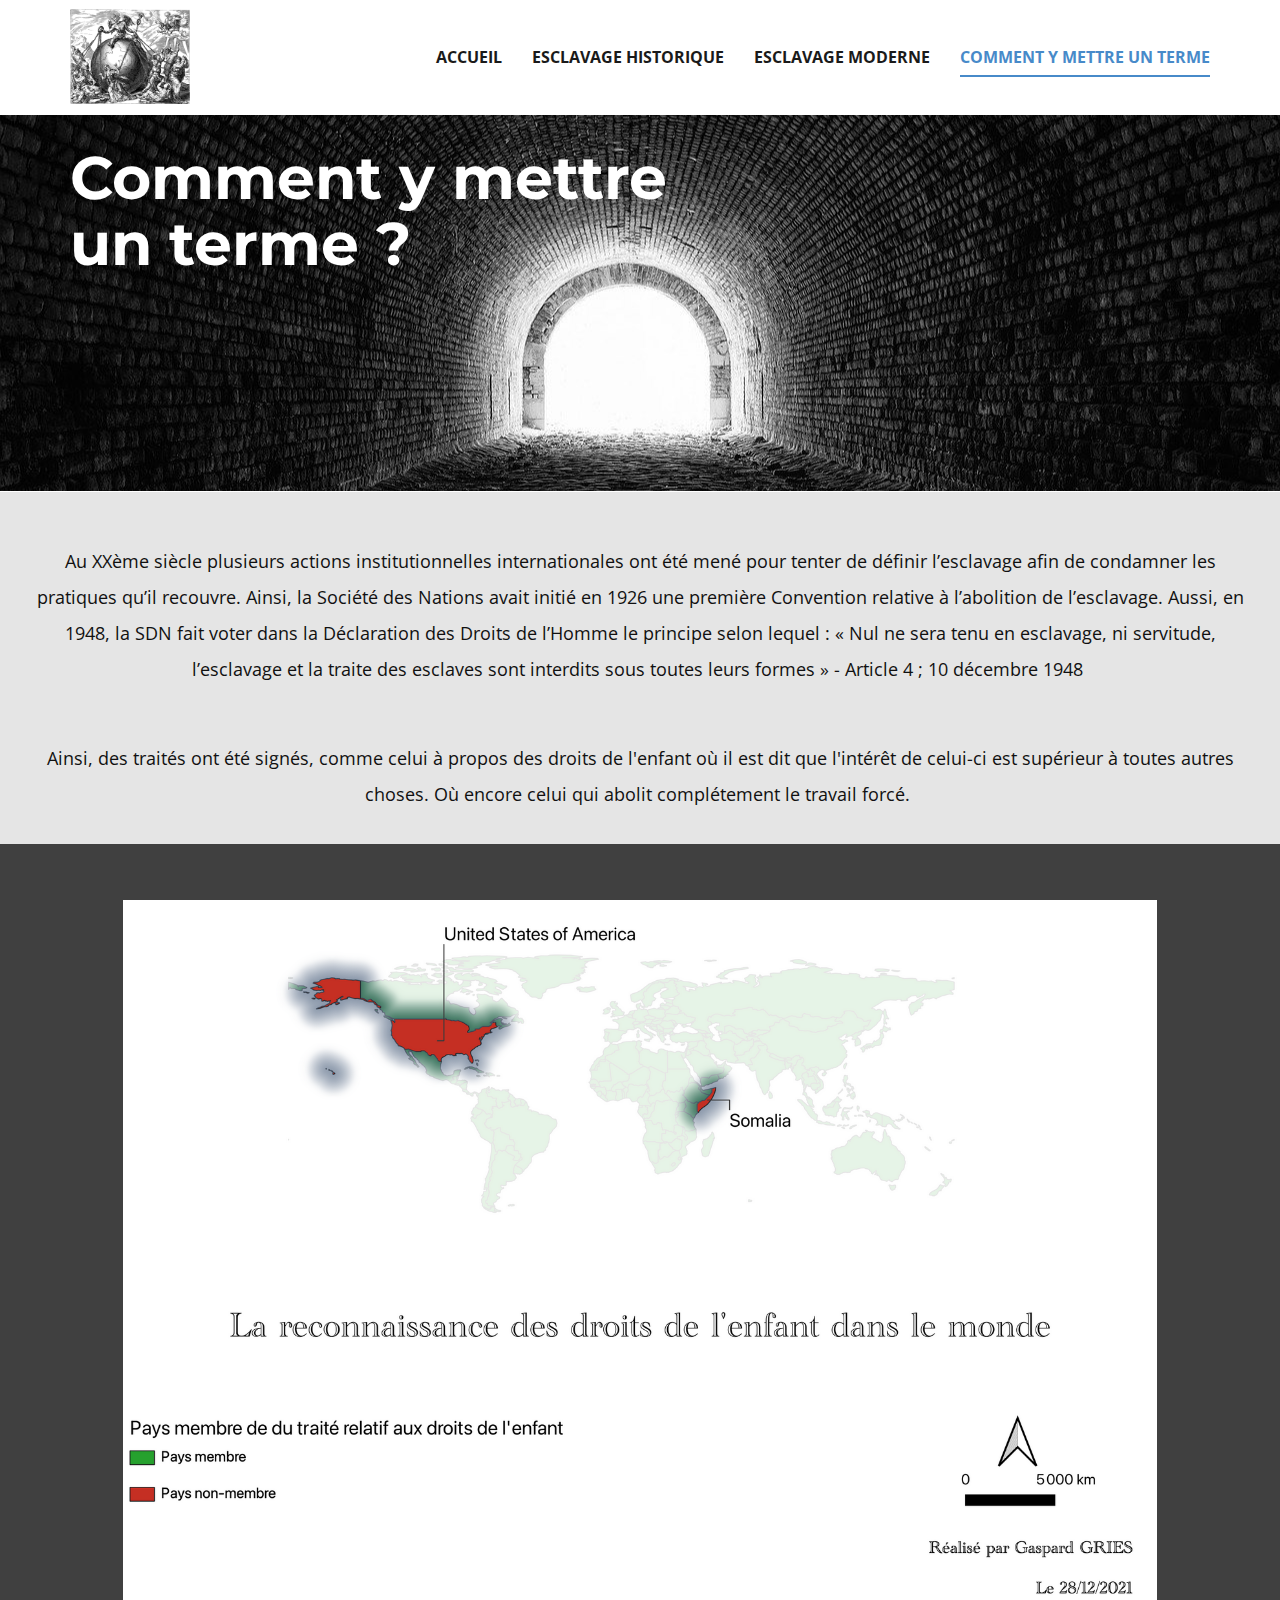
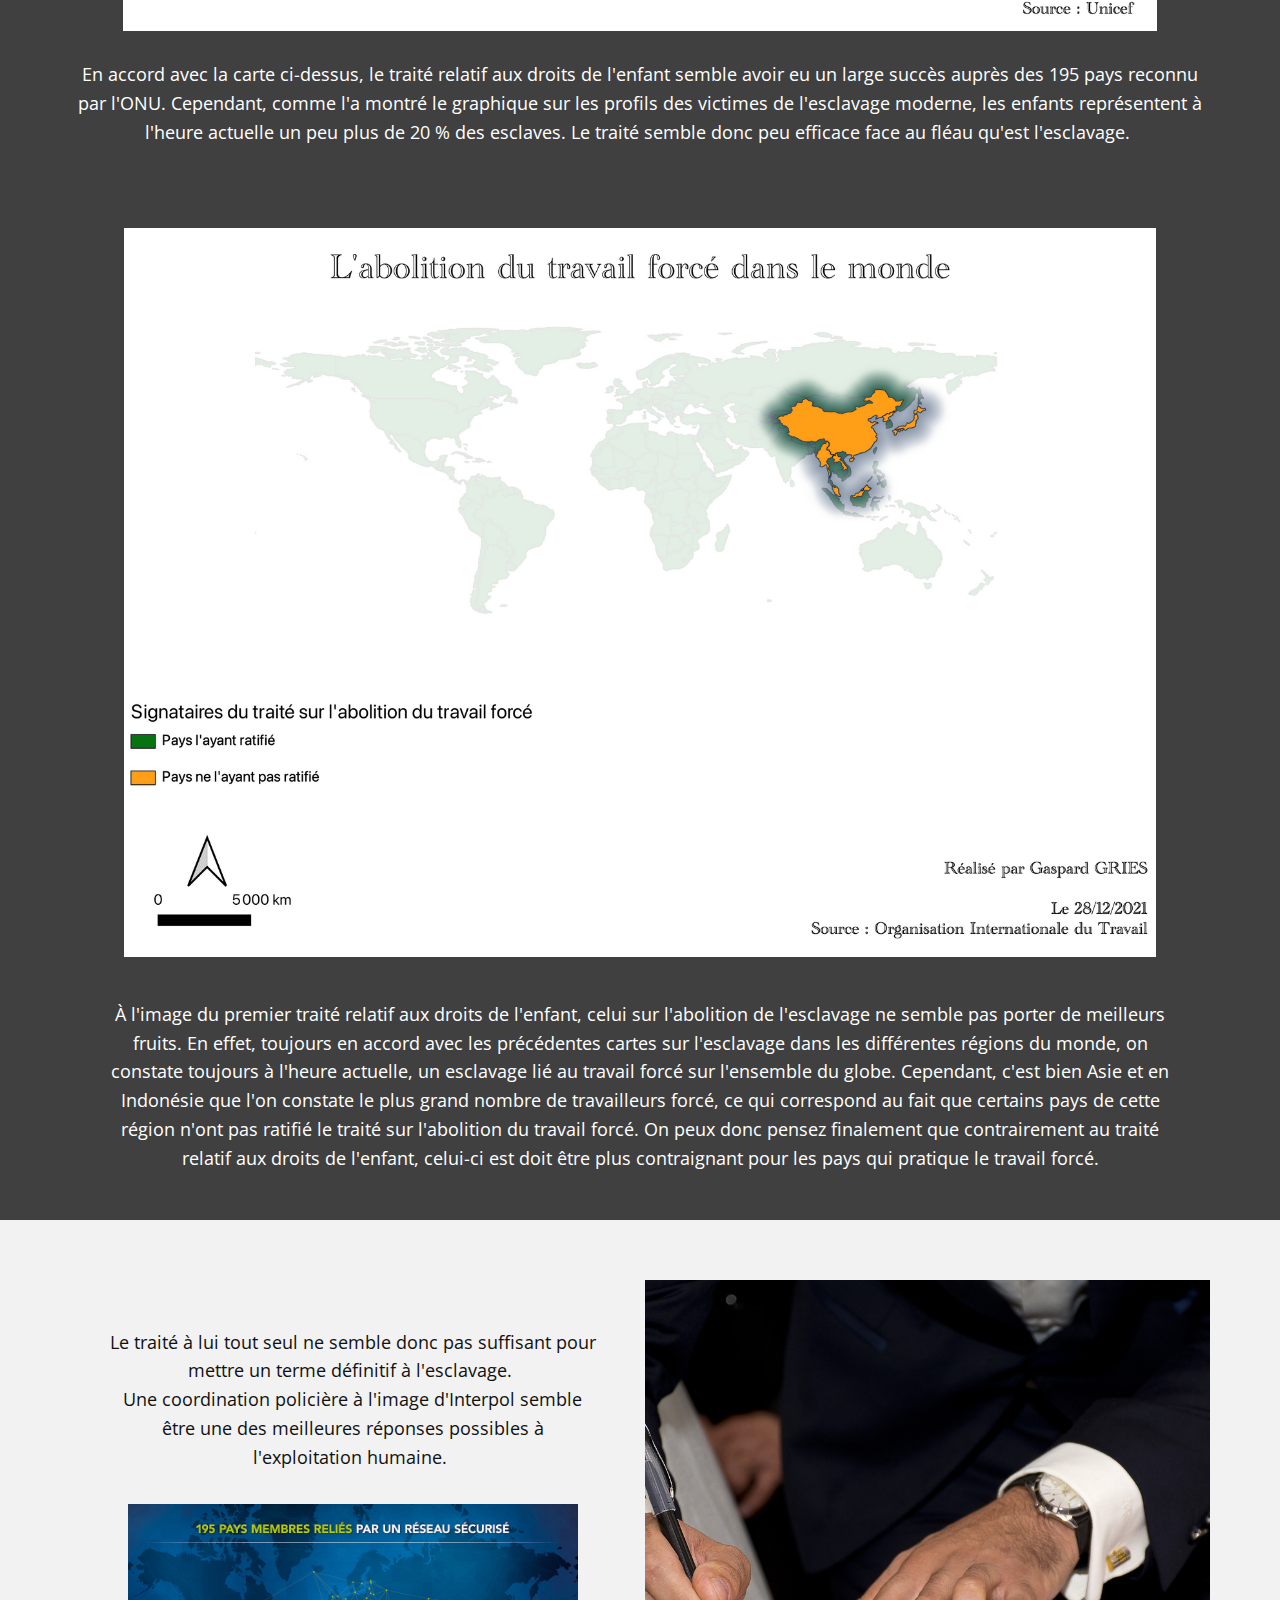
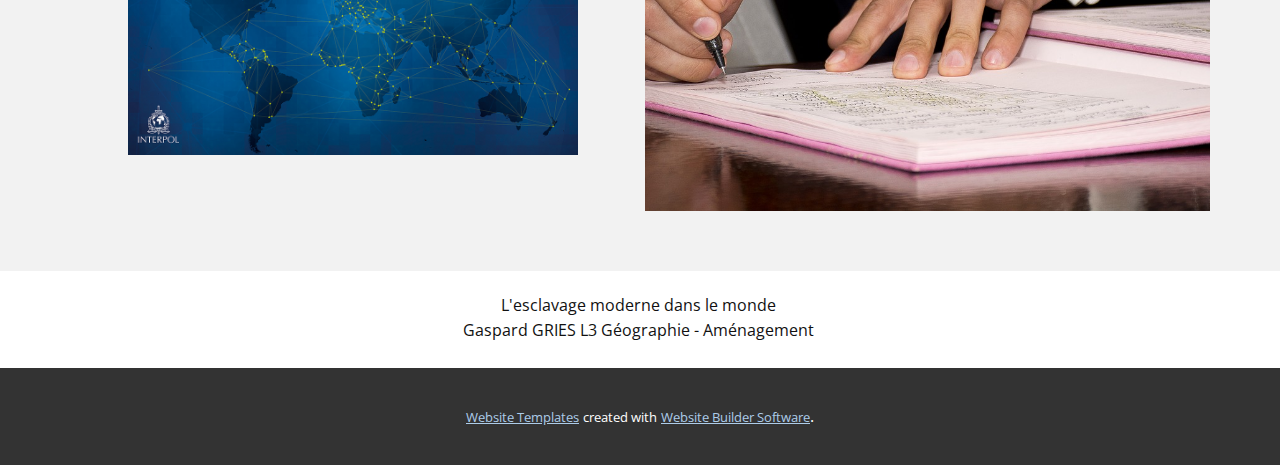
<file: Esclavage-moderne/Comment-y-mettre-un-terme.html>
<!DOCTYPE html>
<html style="font-size: 16px;">
  <head>
    <meta name="viewport" content="width=device-width, initial-scale=1.0">
    <meta charset="utf-8">
    <meta name="keywords" content="We power innovation because we are innovators, We help and solve your business problem, ​Preparing For Your Success Provide Best IT, Our Clients, ​We Provide You With High Quality IT Solution Services, ​Our Amazing Team">
    <meta name="description" content="">
    <meta name="page_type" content="np-template-header-footer-from-plugin">
    <title>Comment y mettre un terme</title>
    <link rel="stylesheet" href="nicepage.css" media="screen">
<link rel="stylesheet" href="Comment-y-mettre-un-terme.css" media="screen">
    <script class="u-script" type="text/javascript" src="jquery.js" defer=""></script>
    <script class="u-script" type="text/javascript" src="nicepage.js" defer=""></script>
    <meta name="generator" content="Nicepage 4.1.0, nicepage.com">
    <link id="u-theme-google-font" rel="stylesheet" href="https://fonts.googleapis.com/css?family=Roboto:100,100i,300,300i,400,400i,500,500i,700,700i,900,900i|Open+Sans:300,300i,400,400i,600,600i,700,700i,800,800i">
    <link id="u-page-google-font" rel="stylesheet" href="https://fonts.googleapis.com/css?family=Montserrat:100,100i,200,200i,300,300i,400,400i,500,500i,600,600i,700,700i,800,800i,900,900i">
    
    
    
    
    
    
    
    <script type="application/ld+json">{
		"@context": "http://schema.org",
		"@type": "Organization",
		"name": "Esclavage",
		"logo": "images/63d7369be09e93b8cfe88e455439017538b4100175dfe687096e26afcbc02b7ecec7145358979df76d3f4a4d5240b547f9c95710a1136bae8c8a1e_1280.png"
}</script>
    <meta name="theme-color" content="#478ac9">
    <meta property="og:title" content="Comment y mettre un terme">
    <meta property="og:type" content="website">
  </head>
  <body class="u-body"><header class="u-clearfix u-header u-header" id="sec-e946"><div class="u-clearfix u-sheet u-sheet-1">
        <a href="https://nicepage.com" class="u-image u-logo u-image-1" data-image-width="1280" data-image-height="1017">
          <img src="images/63d7369be09e93b8cfe88e455439017538b4100175dfe687096e26afcbc02b7ecec7145358979df76d3f4a4d5240b547f9c95710a1136bae8c8a1e_1280.png" class="u-logo-image u-logo-image-1">
        </a>
        <nav class="u-menu u-menu-dropdown u-offcanvas u-menu-1">
          <div class="menu-collapse" style="font-size: 1rem; letter-spacing: 0px; font-weight: 700; text-transform: uppercase;">
            <a class="u-button-style u-custom-active-border-color u-custom-border u-custom-border-color u-custom-borders u-custom-hover-border-color u-custom-left-right-menu-spacing u-custom-padding-bottom u-custom-text-color u-custom-text-hover-color u-custom-top-bottom-menu-spacing u-nav-link u-text-active-palette-1-base u-text-hover-palette-2-base" href="#">
              <svg><use xmlns:xlink="http://www.w3.org/1999/xlink" xlink:href="#menu-hamburger"></use></svg>
              <svg version="1.1" xmlns="http://www.w3.org/2000/svg" xmlns:xlink="http://www.w3.org/1999/xlink"><defs><symbol id="menu-hamburger" viewBox="0 0 16 16" style="width: 16px; height: 16px;"><rect y="1" width="16" height="2"></rect><rect y="7" width="16" height="2"></rect><rect y="13" width="16" height="2"></rect>
</symbol>
</defs></svg>
            </a>
          </div>
          <div class="u-custom-menu u-nav-container">
            <ul class="u-nav u-spacing-30 u-unstyled u-nav-1"><li class="u-nav-item"><a class="u-border-2 u-border-active-palette-1-base u-border-hover-palette-1-base u-border-no-left u-border-no-right u-border-no-top u-button-style u-nav-link u-text-active-palette-1-base u-text-grey-90 u-text-hover-grey-90" href="Accueil.html" style="padding: 10px 0px;">Accueil</a>
</li><li class="u-nav-item"><a class="u-border-2 u-border-active-palette-1-base u-border-hover-palette-1-base u-border-no-left u-border-no-right u-border-no-top u-button-style u-nav-link u-text-active-palette-1-base u-text-grey-90 u-text-hover-grey-90" href="Esclavage-historique.html" target="_blank" style="padding: 10px 0px;">Esclavage historique</a>
</li><li class="u-nav-item"><a class="u-border-2 u-border-active-palette-1-base u-border-hover-palette-1-base u-border-no-left u-border-no-right u-border-no-top u-button-style u-nav-link u-text-active-palette-1-base u-text-grey-90 u-text-hover-grey-90" href="Esclavage-moderne.html" target="_blank" style="padding: 10px 0px;">Esclavage moderne</a>
</li><li class="u-nav-item"><a class="u-border-2 u-border-active-palette-1-base u-border-hover-palette-1-base u-border-no-left u-border-no-right u-border-no-top u-button-style u-nav-link u-text-active-palette-1-base u-text-grey-90 u-text-hover-grey-90" href="Comment-y-mettre-un-terme.html" style="padding: 10px 0px;">Comment y mettre un terme</a>
</li></ul>
          </div>
          <div class="u-custom-menu u-nav-container-collapse">
            <div class="u-black u-container-style u-inner-container-layout u-opacity u-opacity-95 u-sidenav">
              <div class="u-inner-container-layout u-sidenav-overflow">
                <div class="u-menu-close"></div>
                <ul class="u-align-center u-nav u-popupmenu-items u-unstyled u-nav-2"><li class="u-nav-item"><a class="u-button-style u-nav-link" href="Accueil.html" style="padding: 10px 18px;">Accueil</a>
</li><li class="u-nav-item"><a class="u-button-style u-nav-link" href="Esclavage-historique.html" target="_blank" style="padding: 10px 18px;">Esclavage historique</a>
</li><li class="u-nav-item"><a class="u-button-style u-nav-link" href="Esclavage-moderne.html" target="_blank" style="padding: 10px 18px;">Esclavage moderne</a>
</li><li class="u-nav-item"><a class="u-button-style u-nav-link" href="Comment-y-mettre-un-terme.html" style="padding: 10px 18px;">Comment y mettre un terme</a>
</li></ul>
              </div>
            </div>
            <div class="u-black u-menu-overlay u-opacity u-opacity-70"></div>
          </div>
        </nav>
      </div></header>
    <section class="u-align-left u-clearfix u-image u-section-1" id="carousel_0c06" data-image-width="1280" data-image-height="853">
      <div class="u-clearfix u-sheet u-sheet-1">
        <h1 class="u-custom-font u-font-montserrat u-text u-text-white u-text-1" data-animation-name="slideIn" data-animation-duration="2000" data-animation-direction="Left">Comment y mettre un terme ?&nbsp;</h1>
      </div>
    </section>
    <section class="u-clearfix u-valign-middle u-section-2" id="sec-246a">
      <div class="u-container-style u-expanded-width u-grey-10 u-group u-group-1">
        <div class="u-container-layout u-valign-middle u-container-layout-1">
          <p class="u-align-center u-text u-text-1">Au XXème siècle plusieurs actions institutionnelles internationales ont été mené pour
tenter de définir l’esclavage afin de condamner les pratiques qu’il recouvre. Ainsi, la Société
des Nations avait initié en 1926 une première Convention relative à l’abolition de l’esclavage.
Aussi, en 1948, la SDN fait voter dans la Déclaration des Droits de l’Homme le principe selon
lequel :
					« Nul ne sera tenu en esclavage, ni servitude, l’esclavage et la traite des esclaves sont interdits
sous toutes leurs formes » - Article 4 ; 10 décembre 1948&nbsp;</p>
        </div>
      </div>
    </section>
    <section class="u-clearfix u-valign-bottom u-section-3" id="sec-06b0">
      <div class="u-container-style u-expanded-width u-grey-10 u-group u-group-1">
        <div class="u-container-layout u-valign-middle u-container-layout-1">
          <p class="u-align-center u-text u-text-1"> Ainsi, des traités ont été signés, comme celui à propos des droits de l'enfant où il est dit que l'intérêt de celui-ci est supérieur à toutes autres choses.&nbsp;Où encore celui qui abolit complétement le travail forcé.&nbsp;</p>
        </div>
      </div>
    </section>
    <section class="u-clearfix u-grey-75 u-section-4" id="carousel_4abd">
      <div class="u-clearfix u-sheet u-sheet-1">
        <img class="u-image u-image-default u-image-1" src="images/Traiterelatifauxdroitsdelenfant1.png" alt="" data-image-width="3507" data-image-height="2480">
        <p class="u-align-center u-text u-text-1"> En accord avec la carte ci-dessus, le traité relatif aux droits de l'enfant semble avoir eu un large succès auprès des 195 pays reconnu par l'ONU.&nbsp;Cependant, comme l'a montré le graphique sur les profils des victimes de l'esclavage moderne, les enfants représentent à l'heure actuelle un peu plus de 20 % des esclaves.&nbsp;Le traité&nbsp;semble donc peu&nbsp;efficace face au fléau qu'est l'esclavage.&nbsp;</p>
      </div>
    </section>
    <section class="u-align-center u-clearfix u-grey-75 u-section-5" id="carousel_d3fa">
      <div class="u-clearfix u-sheet u-sheet-1">
        <img class="u-image u-image-1" src="images/Traitesurlabolitiondelesclavage2.png" data-image-width="1600" data-image-height="1131">
        <p class="u-text u-text-1">
          <span style="font-size: 1.125rem;"> À l'image du premier traité relatif aux droits de l'enfant, celui sur l'abolition de l'esclavage ne semble pas porter de meilleurs fruits.&nbsp;En effet, toujours en accord avec les précédentes cartes sur l'esclavage dans les différentes régions du monde, on constate toujours à l'heure actuelle, un esclavage lié au travail forcé sur l'ensemble du globe.&nbsp;Cependant, c'est bien Asie et en Indonésie que l'on constate le plus grand nombre de travailleurs forcé, ce qui correspond au fait que certains pays de cette région n'ont pas ratifié le traité sur l'abolition du travail forcé.&nbsp;On peux donc pensez finalement que contrairement au traité relatif aux droits de l'enfant, celui-ci est doit être plus contraignant pour les pays qui pratique le travail forcé. </span>
          <br>
        </p>
      </div>
    </section>
    <section class="u-clearfix u-grey-5 u-section-6" id="sec-90a1">
      <div class="u-clearfix u-sheet u-sheet-1">
        <div class="u-clearfix u-expanded-width u-gutter-10 u-layout-wrap u-layout-wrap-1">
          <div class="u-layout" style="">
            <div class="u-layout-row" style="">
              <div class="u-container-style u-layout-cell u-left-cell u-size-30 u-size-xs-60 u-layout-cell-1" src="">
                <div class="u-container-layout u-container-layout-1">
                  <p class="u-align-center u-text u-text-1">
                    <span style="font-size: 1rem;"></span>
                    <span style="font-size: 1rem;">
                      <span style="font-size: 1.125rem;">Le&nbsp;traité à lui tout seul ne semble donc pas suffisant pour mettre un terme définitif à l'esclavage.&nbsp;<br>
                      </span>
                      <span style="font-size: 1.125rem;">Une coordination policière à l'image d'Interpol semble être une des meilleures réponses possibles à l'exploitation humaine.&nbsp; </span>
                    </span>
                    <span style="font-size: 1.125rem;"></span>
                    <br>
                  </p>
                  <img class="u-image u-image-default u-image-1" src="images/21COM1220-2-GA2021_195paysmembresconnectes_FR-1024.jpg" alt="" data-image-width="1024" data-image-height="570">
                </div>
              </div>
              <div class="u-align-center u-container-style u-image u-layout-cell u-right-cell u-size-30 u-size-xs-60 u-image-2" src="" data-image-width="1280" data-image-height="853">
                <div class="u-container-layout u-valign-middle u-container-layout-2" src=""></div>
              </div>
            </div>
          </div>
        </div>
      </div>
    </section>
    
    
    <footer class="u-clearfix u-footer u-white" id="sec-7626"><div class="u-clearfix u-sheet u-sheet-1">
        <p class="u-align-center u-text u-text-default u-text-1"> L'esclavage moderne dans le monde&nbsp;<br>Gaspard GRIES L3 Géographie - Aménagement&nbsp;
        </p>
      </div></footer>
    <section class="u-backlink u-clearfix u-grey-80">
      <a class="u-link" href="https://nicepage.com/website-templates" target="_blank">
        <span>Website Templates</span>
      </a>
      <p class="u-text">
        <span>created with</span>
      </p>
      <a class="u-link" href="" target="_blank">
        <span>Website Builder Software</span>
      </a>. 
    </section>
  </body>
</html>
</file>
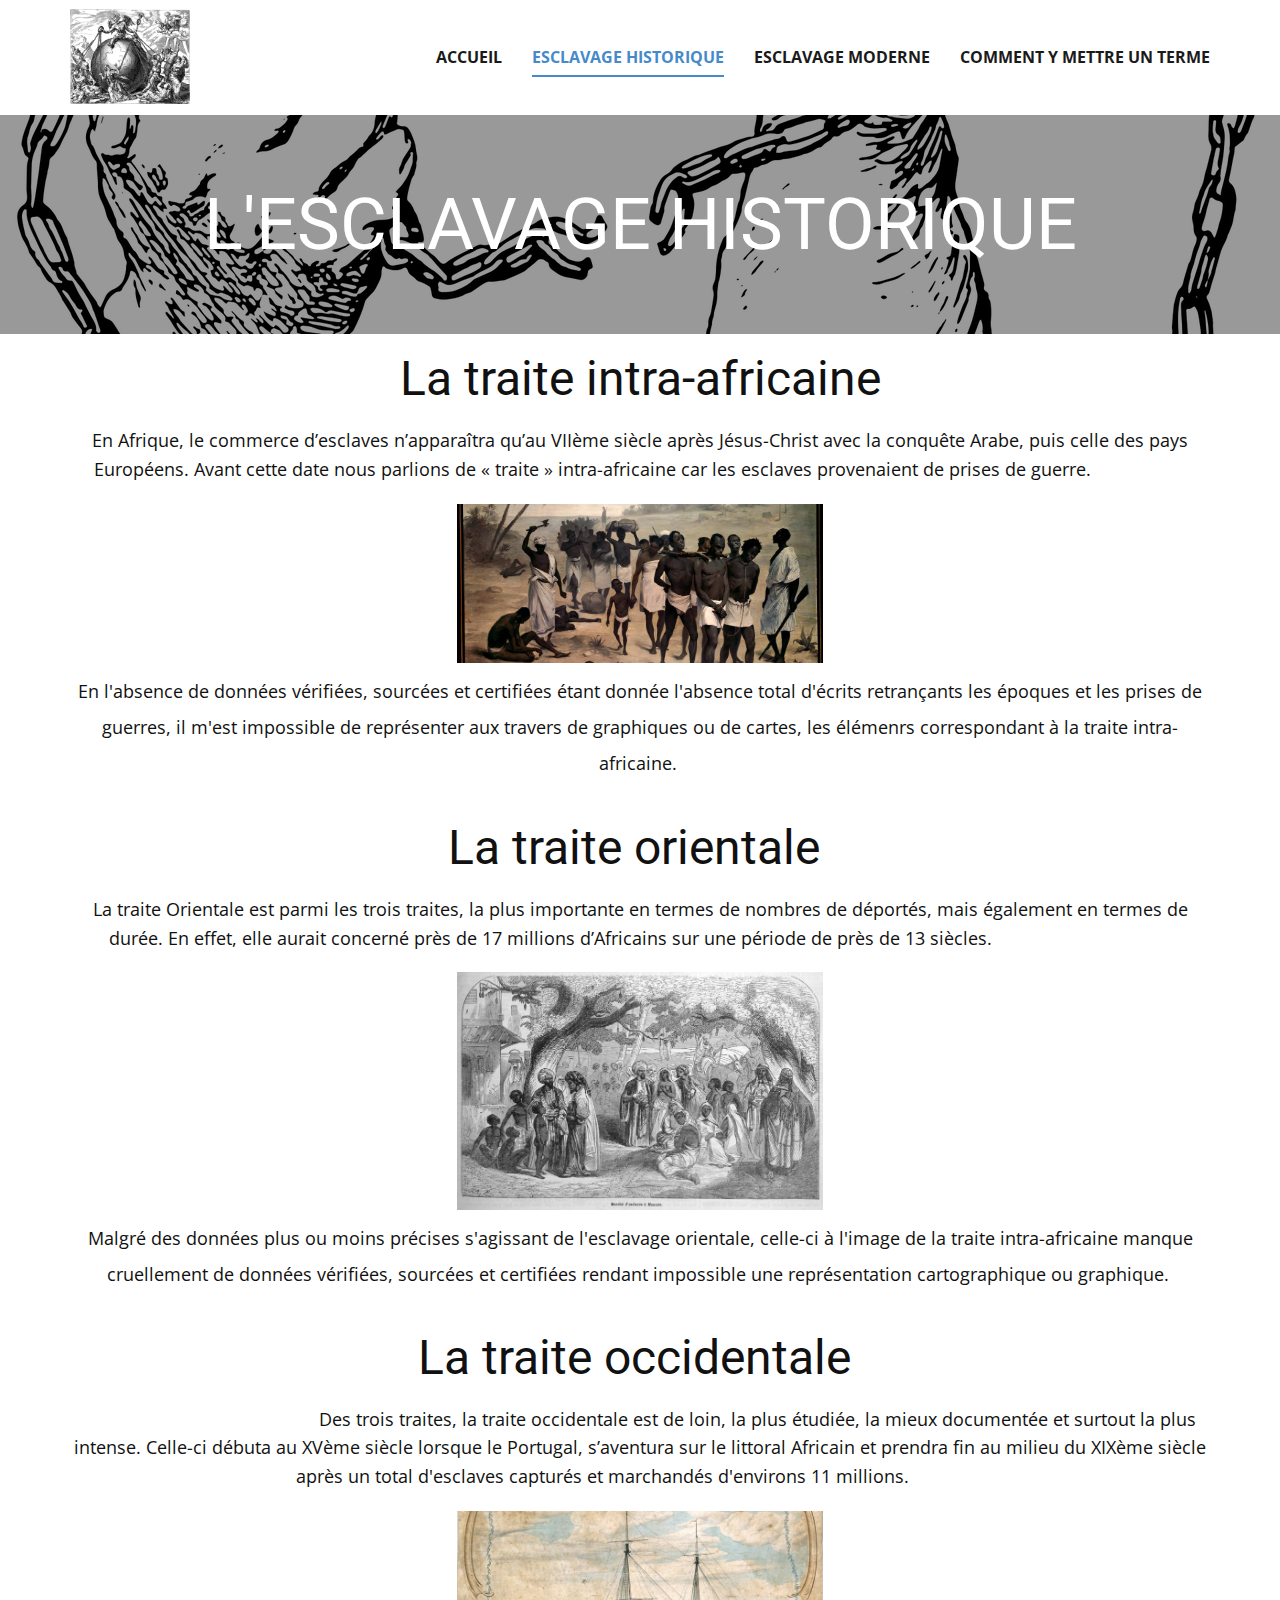
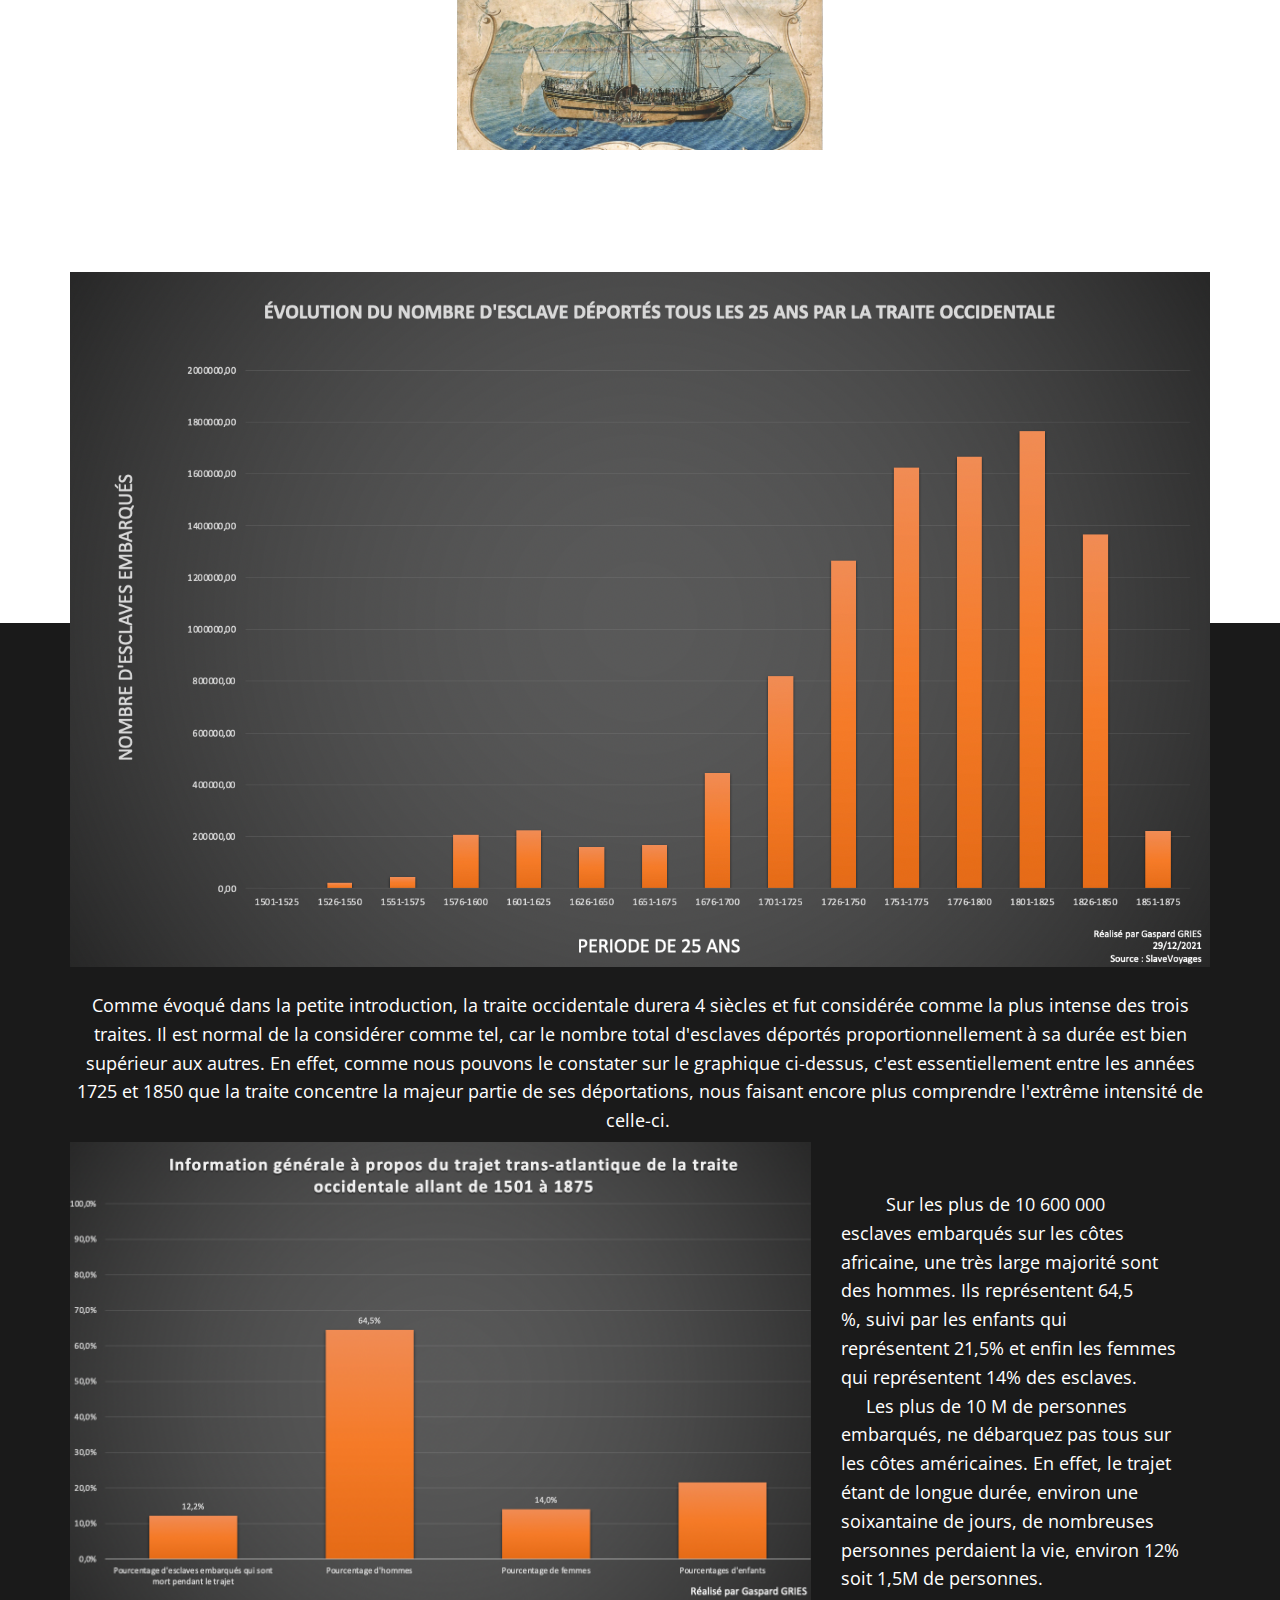
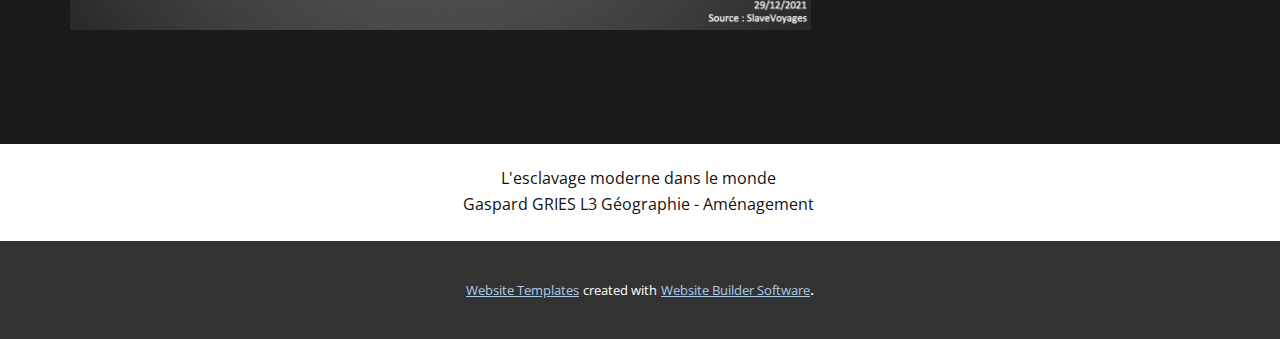
<file: Esclavage-moderne/Esclavage-historique.html>
<!DOCTYPE html>
<html style="font-size: 16px;">
  <head>
    <meta name="viewport" content="width=device-width, initial-scale=1.0">
    <meta charset="utf-8">
    <meta name="keywords" content="La traite intra-africaine, La traite orientale, Now It Is Your Time To Design, Sample Headline">
    <meta name="description" content="">
    <meta name="page_type" content="np-template-header-footer-from-plugin">
    <title>Esclavage historique</title>
    <link rel="stylesheet" href="nicepage.css" media="screen">
<link rel="stylesheet" href="Esclavage-historique.css" media="screen">
    <script class="u-script" type="text/javascript" src="jquery.js" defer=""></script>
    <script class="u-script" type="text/javascript" src="nicepage.js" defer=""></script>
    <meta name="generator" content="Nicepage 4.1.0, nicepage.com">
    <link id="u-theme-google-font" rel="stylesheet" href="https://fonts.googleapis.com/css?family=Roboto:100,100i,300,300i,400,400i,500,500i,700,700i,900,900i|Open+Sans:300,300i,400,400i,600,600i,700,700i,800,800i">
    
    
    
    
    
    <script type="application/ld+json">{
		"@context": "http://schema.org",
		"@type": "Organization",
		"name": "Esclavage",
		"logo": "images/63d7369be09e93b8cfe88e455439017538b4100175dfe687096e26afcbc02b7ecec7145358979df76d3f4a4d5240b547f9c95710a1136bae8c8a1e_1280.png"
}</script>
    <meta name="theme-color" content="#478ac9">
    <meta property="og:title" content="Esclavage historique">
    <meta property="og:type" content="website">
  </head>
  <body class="u-body"><header class="u-clearfix u-header u-header" id="sec-e946"><div class="u-clearfix u-sheet u-sheet-1">
        <a href="https://nicepage.com" class="u-image u-logo u-image-1" data-image-width="1280" data-image-height="1017">
          <img src="images/63d7369be09e93b8cfe88e455439017538b4100175dfe687096e26afcbc02b7ecec7145358979df76d3f4a4d5240b547f9c95710a1136bae8c8a1e_1280.png" class="u-logo-image u-logo-image-1">
        </a>
        <nav class="u-menu u-menu-dropdown u-offcanvas u-menu-1">
          <div class="menu-collapse" style="font-size: 1rem; letter-spacing: 0px; font-weight: 700; text-transform: uppercase;">
            <a class="u-button-style u-custom-active-border-color u-custom-border u-custom-border-color u-custom-borders u-custom-hover-border-color u-custom-left-right-menu-spacing u-custom-padding-bottom u-custom-text-color u-custom-text-hover-color u-custom-top-bottom-menu-spacing u-nav-link u-text-active-palette-1-base u-text-hover-palette-2-base" href="#">
              <svg><use xmlns:xlink="http://www.w3.org/1999/xlink" xlink:href="#menu-hamburger"></use></svg>
              <svg version="1.1" xmlns="http://www.w3.org/2000/svg" xmlns:xlink="http://www.w3.org/1999/xlink"><defs><symbol id="menu-hamburger" viewBox="0 0 16 16" style="width: 16px; height: 16px;"><rect y="1" width="16" height="2"></rect><rect y="7" width="16" height="2"></rect><rect y="13" width="16" height="2"></rect>
</symbol>
</defs></svg>
            </a>
          </div>
          <div class="u-custom-menu u-nav-container">
            <ul class="u-nav u-spacing-30 u-unstyled u-nav-1"><li class="u-nav-item"><a class="u-border-2 u-border-active-palette-1-base u-border-hover-palette-1-base u-border-no-left u-border-no-right u-border-no-top u-button-style u-nav-link u-text-active-palette-1-base u-text-grey-90 u-text-hover-grey-90" href="Accueil.html" style="padding: 10px 0px;">Accueil</a>
</li><li class="u-nav-item"><a class="u-border-2 u-border-active-palette-1-base u-border-hover-palette-1-base u-border-no-left u-border-no-right u-border-no-top u-button-style u-nav-link u-text-active-palette-1-base u-text-grey-90 u-text-hover-grey-90" href="Esclavage-historique.html" target="_blank" style="padding: 10px 0px;">Esclavage historique</a>
</li><li class="u-nav-item"><a class="u-border-2 u-border-active-palette-1-base u-border-hover-palette-1-base u-border-no-left u-border-no-right u-border-no-top u-button-style u-nav-link u-text-active-palette-1-base u-text-grey-90 u-text-hover-grey-90" href="Esclavage-moderne.html" target="_blank" style="padding: 10px 0px;">Esclavage moderne</a>
</li><li class="u-nav-item"><a class="u-border-2 u-border-active-palette-1-base u-border-hover-palette-1-base u-border-no-left u-border-no-right u-border-no-top u-button-style u-nav-link u-text-active-palette-1-base u-text-grey-90 u-text-hover-grey-90" href="Comment-y-mettre-un-terme.html" style="padding: 10px 0px;">Comment y mettre un terme</a>
</li></ul>
          </div>
          <div class="u-custom-menu u-nav-container-collapse">
            <div class="u-black u-container-style u-inner-container-layout u-opacity u-opacity-95 u-sidenav">
              <div class="u-inner-container-layout u-sidenav-overflow">
                <div class="u-menu-close"></div>
                <ul class="u-align-center u-nav u-popupmenu-items u-unstyled u-nav-2"><li class="u-nav-item"><a class="u-button-style u-nav-link" href="Accueil.html" style="padding: 10px 18px;">Accueil</a>
</li><li class="u-nav-item"><a class="u-button-style u-nav-link" href="Esclavage-historique.html" target="_blank" style="padding: 10px 18px;">Esclavage historique</a>
</li><li class="u-nav-item"><a class="u-button-style u-nav-link" href="Esclavage-moderne.html" target="_blank" style="padding: 10px 18px;">Esclavage moderne</a>
</li><li class="u-nav-item"><a class="u-button-style u-nav-link" href="Comment-y-mettre-un-terme.html" style="padding: 10px 18px;">Comment y mettre un terme</a>
</li></ul>
              </div>
            </div>
            <div class="u-black u-menu-overlay u-opacity u-opacity-70"></div>
          </div>
        </nav>
      </div></header>
    <section class="u-align-center u-clearfix u-image u-shading u-section-1" src="" data-image-width="1280" data-image-height="973" id="sec-bad6">
      <div class="u-align-center u-clearfix u-sheet u-valign-middle u-sheet-1">
        <h1 class="u-text u-text-default u-title u-text-1" data-animation-name="fadeIn" data-animation-duration="1000" data-animation-direction="Up" data-animation-delay="0">L'ESCLAVAGE HISTORIQUE</h1>
      </div>
    </section>
    <section class="u-clearfix u-section-2" id="sec-ecaf">
      <div class="u-clearfix u-sheet u-sheet-1">
        <div class="fr-view u-align-center u-clearfix u-rich-text u-text u-text-1">
          <h1 style="text-align: center;">La traite intra-africaine</h1>
          <p id="isPasted" style="text-align: center;">
            <span style="font-size: 1.125rem;">En Afrique, le commerce d’esclaves n’apparaîtra qu’au VIIème siècle après Jésus-Christ avec la conquête Arabe, puis celle des pays Européens. Avant cette date nous parlions de « traite » intra-africaine car les esclaves provenaient de prises de guerre. &nbsp; &nbsp; &nbsp; &nbsp; &nbsp; &nbsp; &nbsp; &nbsp; &nbsp;&nbsp;</span>
          </p>
          <p style="text-align: center;">
            <span style="line-height: 2.0;">
              <img src="images/8549436lpaw-8550413-embed-libre-jpg_7936216.jpg" align="center" style="width: 366px;" class="fr-dib fr-fic" width="570">
              <span style="font-size: 1.125rem;">En l'absence de données vérifiées, sourcées et certifiées étant donnée l'absence total d'écrits retrançants les époques et les prises de guerres, il m'est impossible de représenter aux travers de graphiques ou de cartes, les élémenrs correspondant à la traite intra-africaine.</span>&nbsp;
            </span>
          </p>
        </div>
      </div>
    </section>
    <section class="u-clearfix u-section-3" id="sec-1c5e">
      <div class="u-clearfix u-sheet u-sheet-1">
        <div class="fr-view u-align-center u-clearfix u-rich-text u-text u-text-1">
          <h1 style="text-align: center;">La traite orientale&nbsp;</h1>
          <p id="isPasted" style="text-align: center;">
            <span style="font-size: 1.125rem;">La traite Orientale est parmi les trois traites, la plus importante en termes de nombres de déportés, mais également en termes de durée. En effet, elle aurait concerné près de 17 millions d’Africains sur une période de près de 13 siècles. &nbsp; &nbsp; &nbsp; &nbsp; &nbsp; &nbsp; &nbsp; &nbsp; &nbsp; &nbsp; &nbsp; &nbsp; &nbsp; &nbsp; &nbsp; &nbsp; &nbsp; &nbsp;</span>
          </p>
          <p style="text-align: center;">
            <span style="line-height: 2.0;">
              <img src="images/666f33f4fbbe53e8081fdeb903ec4e2ab6c2c3d5.jpg" align="center" style="width: 366px;" class="fr-dib fr-fic" width="570">
              <span style="font-size: 1.125rem;">Malgré des données plus ou moins précises s'agissant de l'esclavage orientale, celle-ci à l'image de la traite intra-africaine manque cruellement de données vérifiées, sourcées et certifiées rendant impossible une représentation cartographique ou graphique.&nbsp;</span>
            </span>
          </p>
        </div>
        <div class="fr-view u-align-center u-clearfix u-rich-text u-text u-text-2">
          <h1 style="text-align: center;">La traite occidentale&nbsp;</h1>
          <p id="isPasted">
            <span style="font-size: 1.125rem;">&nbsp; &nbsp; &nbsp; &nbsp; &nbsp; &nbsp; &nbsp; &nbsp; &nbsp; &nbsp; &nbsp; &nbsp; &nbsp; &nbsp; &nbsp; &nbsp; &nbsp; &nbsp; &nbsp; &nbsp; &nbsp; &nbsp; &nbsp; &nbsp;Des trois traites, la traite occidentale est de loin, la plus étudiée, la mieux documentée et surtout la plus intense. Celle-ci débuta au XVème siècle lorsque le Portugal, s’aventura sur le littoral Africain et prendra fin au milieu du XIXème siècle après un total d'esclaves capturés et marchandés d'environs 11 millions. &nbsp; &nbsp; &nbsp; &nbsp; &nbsp; &nbsp; &nbsp;&nbsp;</span>
          </p>
          <p style="text-align: center;">
            <span style="line-height: 2.0;">
              <img src="images/header_traite_negriere_atlantique.jpg" align="center" style="width: 366px;" class="fr-dib fr-fic" width="570">&nbsp;
            </span>
          </p>
        </div>
      </div>
    </section>
    <section class="u-clearfix u-grey-90 u-valign-top-sm u-section-4" id="carousel_067e">
      <div class="u-expanded-width u-shape u-shape-rectangle u-white u-shape-1"></div>
      <div class="u-clearfix u-layout-wrap u-layout-wrap-1">
        <div class="u-gutter-0 u-layout">
          <div class="u-layout-col">
            <div class="u-container-style u-image u-layout-cell u-size-30 u-image-1" data-image-width="1568" data-image-height="978">
              <div class="u-container-layout u-container-layout-1"></div>
            </div>
            <div class="u-align-center u-container-style u-layout-cell u-size-30 u-layout-cell-2">
              <div class="u-container-layout u-container-layout-2">
                <p class="u-text u-text-1"> Comme&nbsp;évoqué&nbsp;dans la petite introduction, la traite occidentale durera 4&nbsp;siècles&nbsp;et fut&nbsp;considérée&nbsp;comme la plus intense des trois traites.&nbsp;Il est normal de la considérer comme tel, car le nombre total d'esclaves déportés proportionnellement à sa durée est bien supérieur aux autres.&nbsp;En effet, comme nous pouvons le constater sur le graphique ci-dessus, c'est essentiellement entre les années 1725 et 1850 que la traite concentre la majeur partie de ses déportations, nous faisant encore plus comprendre l'extrême intensité de celle-ci.&nbsp;</p>
              </div>
            </div>
          </div>
        </div>
      </div>
      <div class="u-clearfix u-layout-wrap u-layout-wrap-2">
        <div class="u-gutter-0 u-layout">
          <div class="u-layout-row">
            <div class="u-container-style u-image u-layout-cell u-size-39 u-image-2" data-image-width="1532" data-image-height="982">
              <div class="u-container-layout u-container-layout-3"></div>
            </div>
            <div class="u-container-style u-layout-cell u-size-21 u-layout-cell-4">
              <div class="u-container-layout u-container-layout-4">
                <p class="u-text u-text-2">&nbsp; &nbsp; ​&nbsp; &nbsp; &nbsp;Sur les plus de 10 600 000 esclaves embarqués sur les côtes africaine, une très large majorité sont des hommes.&nbsp;Ils représentent 64,5 %,&nbsp;suivi&nbsp;par les enfants qui représentent&nbsp;21,5%&nbsp;et enfin les femmes qui représentent&nbsp;14%&nbsp;des esclaves.&nbsp;<br>&nbsp; &nbsp; &nbsp;Les plus de 10 M de personnes embarqués, ne débarquez pas tous sur les côtes américaines.&nbsp;En effet, le trajet étant&nbsp;de longue durée, environ une soixantaine de jours, de nombreuses personnes&nbsp;perdaient la vie, environ 12% soit&nbsp;1,5M&nbsp;de personnes.&nbsp;
                </p>
              </div>
            </div>
          </div>
        </div>
      </div>
    </section>
    
    
    <footer class="u-clearfix u-footer u-white" id="sec-7626"><div class="u-clearfix u-sheet u-sheet-1">
        <p class="u-align-center u-text u-text-default u-text-1"> L'esclavage moderne dans le monde&nbsp;<br>Gaspard GRIES L3 Géographie - Aménagement&nbsp;
        </p>
      </div></footer>
    <section class="u-backlink u-clearfix u-grey-80">
      <a class="u-link" href="https://nicepage.com/website-templates" target="_blank">
        <span>Website Templates</span>
      </a>
      <p class="u-text">
        <span>created with</span>
      </p>
      <a class="u-link" href="" target="_blank">
        <span>Website Builder Software</span>
      </a>. 
    </section>
  </body>
</html>
</file>
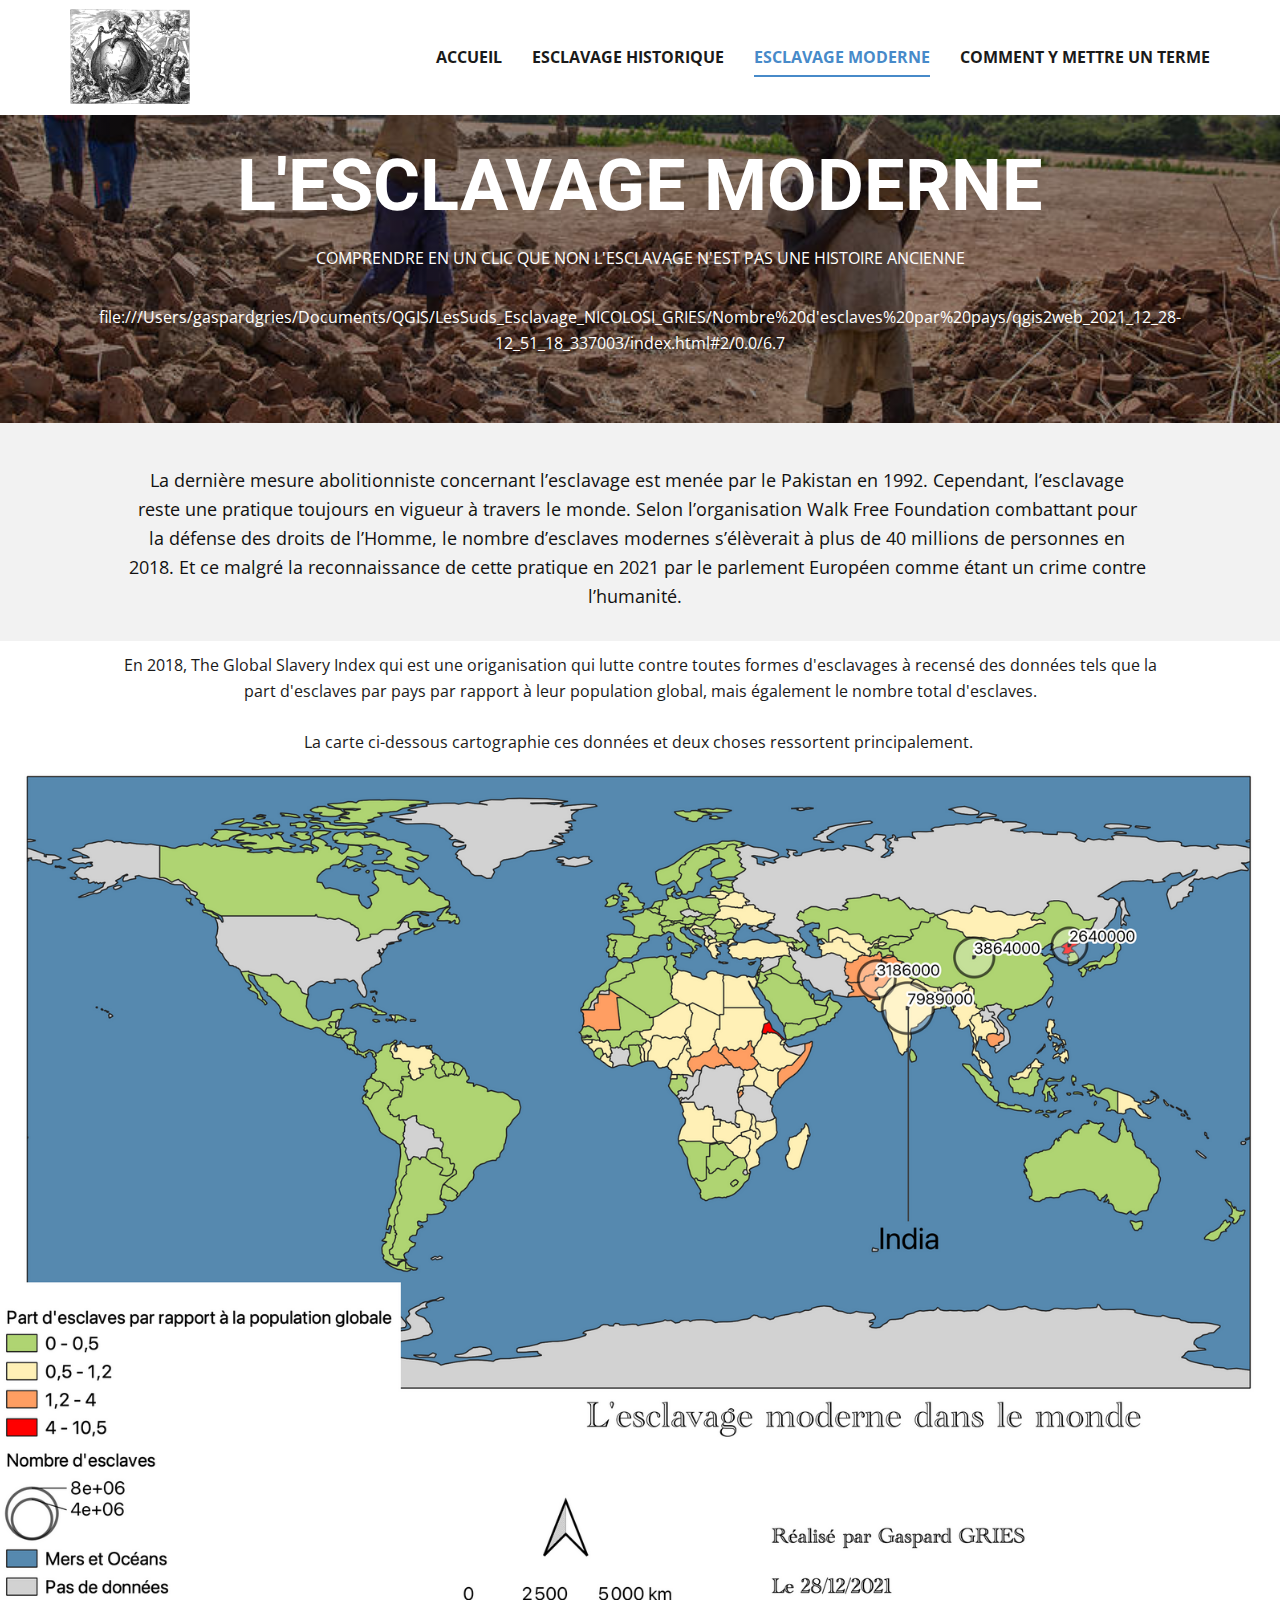
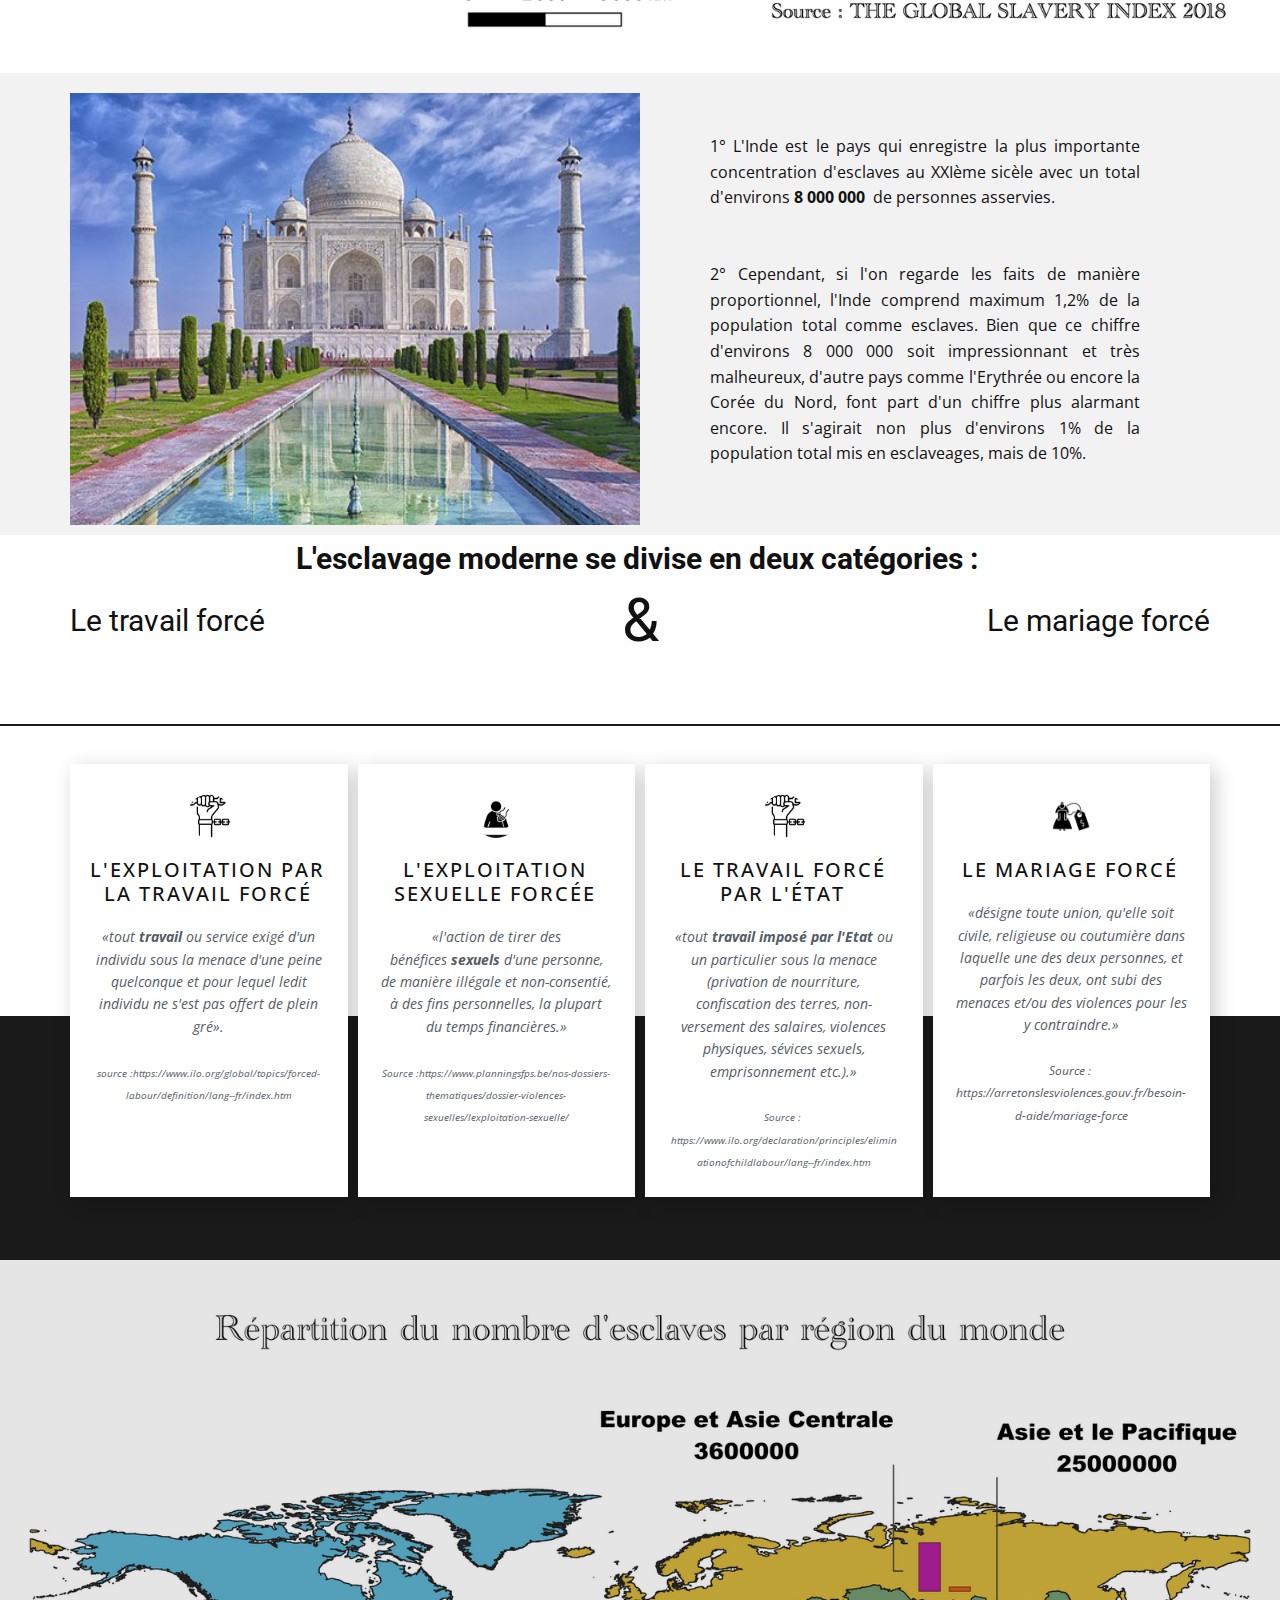
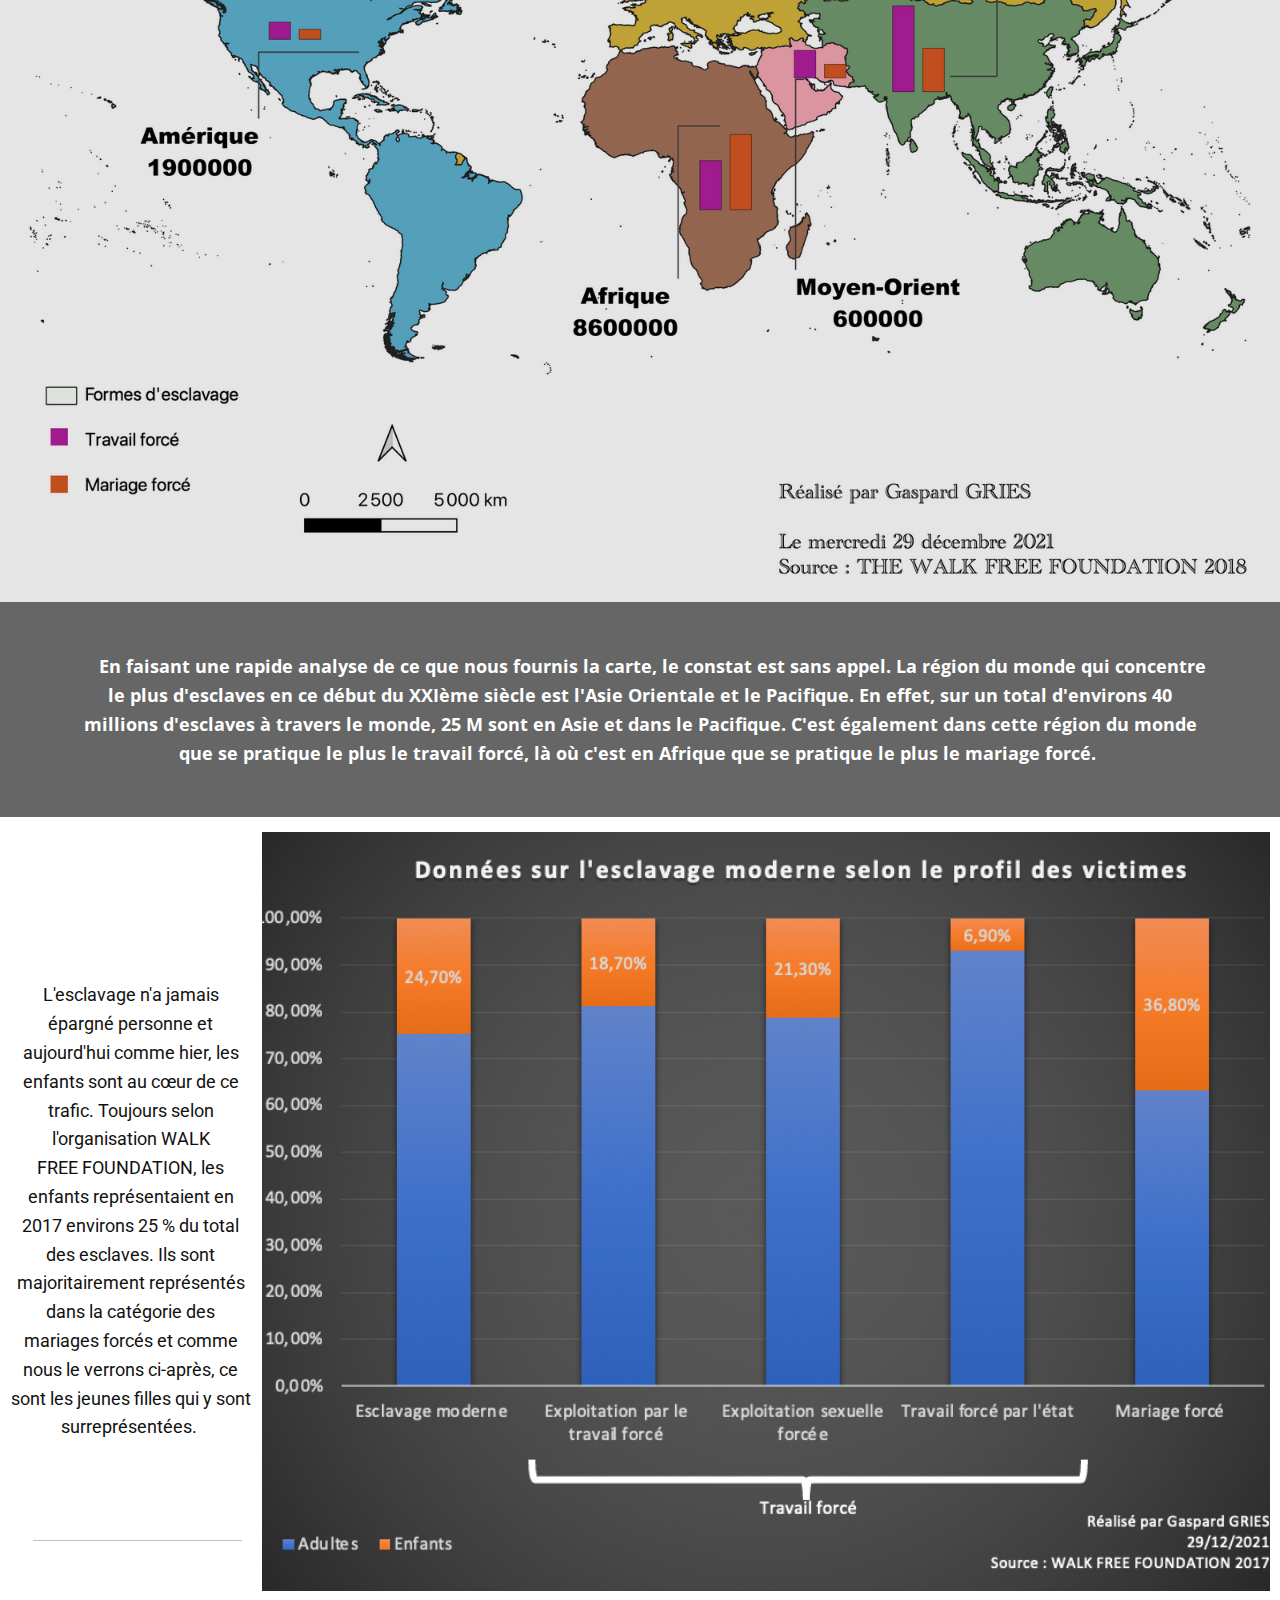
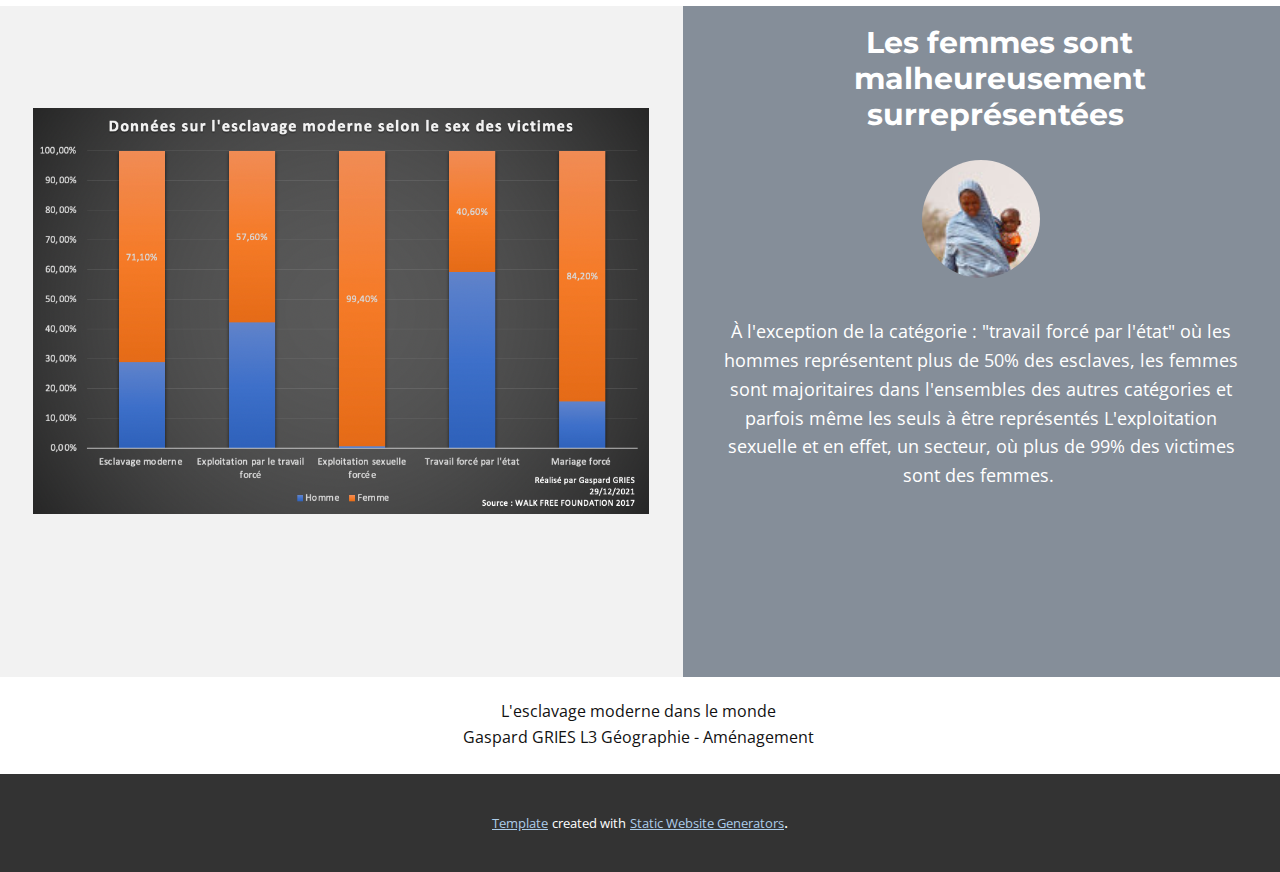
<file: Esclavage-moderne/Esclavage-moderne.html>
<!DOCTYPE html>
<html style="font-size: 16px;">
  <head>
    <meta name="viewport" content="width=device-width, initial-scale=1.0">
    <meta charset="utf-8">
    <meta name="keywords" content="Hidden Places, ​It&amp;apos;s Time to Plan Your Journey, ​Visit Norway, ​Book With Confidence, ​It&amp;apos;s Time to Plan Your Journey">
    <meta name="description" content="">
    <meta name="page_type" content="np-template-header-footer-from-plugin">
    <title>Esclavage moderne</title>
    <link rel="stylesheet" href="nicepage.css" media="screen">
<link rel="stylesheet" href="Esclavage-moderne.css" media="screen">
    <script class="u-script" type="text/javascript" src="jquery.js" defer=""></script>
    <script class="u-script" type="text/javascript" src="nicepage.js" defer=""></script>
    <meta name="generator" content="Nicepage 4.1.0, nicepage.com">
    <link id="u-theme-google-font" rel="stylesheet" href="https://fonts.googleapis.com/css?family=Roboto:100,100i,300,300i,400,400i,500,500i,700,700i,900,900i|Open+Sans:300,300i,400,400i,600,600i,700,700i,800,800i">
    <link id="u-page-google-font" rel="stylesheet" href="https://fonts.googleapis.com/css?family=Montserrat:100,100i,200,200i,300,300i,400,400i,500,500i,600,600i,700,700i,800,800i,900,900i">
    
    
    
    
    
    
    
    
    
    
    
    <script type="application/ld+json">{
		"@context": "http://schema.org",
		"@type": "Organization",
		"name": "Esclavage",
		"logo": "images/63d7369be09e93b8cfe88e455439017538b4100175dfe687096e26afcbc02b7ecec7145358979df76d3f4a4d5240b547f9c95710a1136bae8c8a1e_1280.png"
}</script>
    <meta name="theme-color" content="#478ac9">
    <meta property="og:title" content="Esclavage moderne">
    <meta property="og:type" content="website">
  </head>
  <body class="u-body"><header class="u-clearfix u-header u-header" id="sec-e946"><div class="u-clearfix u-sheet u-sheet-1">
        <a href="https://nicepage.com" class="u-image u-logo u-image-1" data-image-width="1280" data-image-height="1017">
          <img src="images/63d7369be09e93b8cfe88e455439017538b4100175dfe687096e26afcbc02b7ecec7145358979df76d3f4a4d5240b547f9c95710a1136bae8c8a1e_1280.png" class="u-logo-image u-logo-image-1">
        </a>
        <nav class="u-menu u-menu-dropdown u-offcanvas u-menu-1">
          <div class="menu-collapse" style="font-size: 1rem; letter-spacing: 0px; font-weight: 700; text-transform: uppercase;">
            <a class="u-button-style u-custom-active-border-color u-custom-border u-custom-border-color u-custom-borders u-custom-hover-border-color u-custom-left-right-menu-spacing u-custom-padding-bottom u-custom-text-color u-custom-text-hover-color u-custom-top-bottom-menu-spacing u-nav-link u-text-active-palette-1-base u-text-hover-palette-2-base" href="#">
              <svg><use xmlns:xlink="http://www.w3.org/1999/xlink" xlink:href="#menu-hamburger"></use></svg>
              <svg version="1.1" xmlns="http://www.w3.org/2000/svg" xmlns:xlink="http://www.w3.org/1999/xlink"><defs><symbol id="menu-hamburger" viewBox="0 0 16 16" style="width: 16px; height: 16px;"><rect y="1" width="16" height="2"></rect><rect y="7" width="16" height="2"></rect><rect y="13" width="16" height="2"></rect>
</symbol>
</defs></svg>
            </a>
          </div>
          <div class="u-custom-menu u-nav-container">
            <ul class="u-nav u-spacing-30 u-unstyled u-nav-1"><li class="u-nav-item"><a class="u-border-2 u-border-active-palette-1-base u-border-hover-palette-1-base u-border-no-left u-border-no-right u-border-no-top u-button-style u-nav-link u-text-active-palette-1-base u-text-grey-90 u-text-hover-grey-90" href="Accueil.html" style="padding: 10px 0px;">Accueil</a>
</li><li class="u-nav-item"><a class="u-border-2 u-border-active-palette-1-base u-border-hover-palette-1-base u-border-no-left u-border-no-right u-border-no-top u-button-style u-nav-link u-text-active-palette-1-base u-text-grey-90 u-text-hover-grey-90" href="Esclavage-historique.html" target="_blank" style="padding: 10px 0px;">Esclavage historique</a>
</li><li class="u-nav-item"><a class="u-border-2 u-border-active-palette-1-base u-border-hover-palette-1-base u-border-no-left u-border-no-right u-border-no-top u-button-style u-nav-link u-text-active-palette-1-base u-text-grey-90 u-text-hover-grey-90" href="Esclavage-moderne.html" target="_blank" style="padding: 10px 0px;">Esclavage moderne</a>
</li><li class="u-nav-item"><a class="u-border-2 u-border-active-palette-1-base u-border-hover-palette-1-base u-border-no-left u-border-no-right u-border-no-top u-button-style u-nav-link u-text-active-palette-1-base u-text-grey-90 u-text-hover-grey-90" href="Comment-y-mettre-un-terme.html" style="padding: 10px 0px;">Comment y mettre un terme</a>
</li></ul>
          </div>
          <div class="u-custom-menu u-nav-container-collapse">
            <div class="u-black u-container-style u-inner-container-layout u-opacity u-opacity-95 u-sidenav">
              <div class="u-inner-container-layout u-sidenav-overflow">
                <div class="u-menu-close"></div>
                <ul class="u-align-center u-nav u-popupmenu-items u-unstyled u-nav-2"><li class="u-nav-item"><a class="u-button-style u-nav-link" href="Accueil.html" style="padding: 10px 18px;">Accueil</a>
</li><li class="u-nav-item"><a class="u-button-style u-nav-link" href="Esclavage-historique.html" target="_blank" style="padding: 10px 18px;">Esclavage historique</a>
</li><li class="u-nav-item"><a class="u-button-style u-nav-link" href="Esclavage-moderne.html" target="_blank" style="padding: 10px 18px;">Esclavage moderne</a>
</li><li class="u-nav-item"><a class="u-button-style u-nav-link" href="Comment-y-mettre-un-terme.html" style="padding: 10px 18px;">Comment y mettre un terme</a>
</li></ul>
              </div>
            </div>
            <div class="u-black u-menu-overlay u-opacity u-opacity-70"></div>
          </div>
        </nav>
      </div></header>
    <section class="u-align-center u-clearfix u-image u-shading u-section-1" src="" data-image-width="840" data-image-height="400" id="sec-705d">
      <div class="u-align-center u-clearfix u-sheet u-sheet-1">
        <h1 class="u-text u-text-default u-title u-text-1" data-animation-name="fadeIn" data-animation-duration="4000" data-animation-direction="">L'ESCLAVAGE MODERNE<span style="font-weight: 700;"></span>
        </h1>
        <p class="u-text u-text-2">COMPRENDRE EN UN CLIC QUE NON L'ESCLAVAGE N'EST PAS UNE HISTOIRE ANCIENNE</p>
        <div class="u-clearfix u-custom-html u-expanded-width u-custom-html-1">
          <style></style>
          <p>file:///Users/gaspardgries/Documents/QGIS/LesSuds_Esclavage_NICOLOSI_GRIES/Nombre%20d'esclaves%20par%20pays/qgis2web_2021_12_28-12_51_18_337003/index.html#2/0.0/6.7 </p>
        </div>
      </div>
    </section>
    <section class="u-clearfix u-grey-5 u-section-2" id="sec-c568">
      <div class="u-clearfix u-sheet u-valign-middle u-sheet-1">
        <div class="u-clearfix u-expanded-width u-gutter-10 u-layout-wrap u-layout-wrap-1">
          <div class="u-layout" style="">
            <div class="u-layout-row" style="">
              <div class="u-container-style u-layout-cell u-left-cell u-size-60 u-size-xs-60 u-layout-cell-1" src="">
                <div class="u-container-layout u-container-layout-1">
                  <p class="u-align-center u-text u-text-1"> La dernière mesure abolitionniste concernant l’esclavage est menée par le Pakistan en 1992. Cependant, l’esclavage reste une pratique toujours en vigueur à travers le monde.
Selon l’organisation Walk Free Foundation combattant pour la défense des droits de l’Homme, le nombre
d’esclaves modernes s’élèverait à plus de 40 millions de personnes en 2018. Et ce malgré la
reconnaissance de cette pratique en 2021 par le parlement Européen comme étant un crime
contre l’humanité.&nbsp;</p>
                </div>
              </div>
            </div>
          </div>
        </div>
      </div>
    </section>
    <section class="u-align-center u-clearfix u-section-3" id="carousel_6d25">
      <div class="u-container-style u-expanded-width u-group u-shape-rectangle u-white u-group-1">
        <div class="u-container-layout u-container-layout-1">
          <p class="u-align-center u-text u-text-grey-90 u-text-1"> En 2018, The Global Slavery Index qui est une origanisation qui lutte contre toutes formes d'esclavages à recensé des données tels que la part d'esclaves par pays par rapport à leur population global, mais également le nombre total d'e​sclaves. <br>
            <br>La carte ci-dessous cartographie ces données et deux choses ressortent principalement.&nbsp;
          </p>
        </div>
      </div>
      <img class="u-expanded-width u-image u-image-default u-image-1" src="images/Carte1.png" alt="" data-image-width="1600" data-image-height="1131">
    </section>
    <section class="u-clearfix u-grey-5 u-section-4" id="carousel_5bc6">
      <div class="u-clearfix u-sheet u-valign-middle u-sheet-1">
        <div class="u-clearfix u-expanded-width u-layout-wrap u-layout-wrap-1">
          <div class="u-layout">
            <div class="u-layout-row">
              <div class="u-align-left u-container-style u-layout-cell u-size-30 u-layout-cell-1">
                <div class="u-container-layout u-container-layout-1">
                  <img class="u-expanded-width u-image u-image-default u-image-1" src="images/formalites-visa-inde.jpg" alt="" data-image-width="500" data-image-height="368">
                </div>
              </div>
              <div class="u-align-left-xs u-container-style u-layout-cell u-size-30 u-layout-cell-2">
                <div class="u-container-layout u-container-layout-2">
                  <p class="u-align-justify-lg u-align-justify-md u-align-justify-sm u-align-justify-xl u-text u-text-1">1° L'Inde est le pays qui enregistre la plus importante concentration d'esclaves au XXIème sicèle avec un total d'environs <span style="font-weight: 700;">8 000 000&nbsp;<span style="font-weight: 400;"> de personnes asservies.&nbsp;</span>
                    </span>
                    <br>
                    <br>
                    <br>2° Cependant, si l'on regarde les faits de manière proportionnel, l'Inde comprend maximum 1,2% de la population total comme esclaves. Bien que ce chiffre d'environs 8 000 000 soit impressionnant et très malheureux, d'autre pays comme l'Erythrée ou encore la Corée du Nord, font part d'un chiffre plus alarmant encore. Il s'agirait non plus d'environs 1% de la population total mis en esclaveages, mais de 10%.
                  </p>
                </div>
              </div>
            </div>
          </div>
        </div>
      </div>
    </section>
    <section class="u-align-center u-clearfix u-section-5" id="sec-8d85">
      <div class="u-clearfix u-sheet u-sheet-1">
        <h1 class="u-text u-text-1"></h1>
        <h3 class="u-align-left u-text u-text-default u-text-2">L'esclavage moderne se divise en deux catégories :&nbsp;<br>
        </h3>
        <h3 class="u-align-left u-text u-text-default u-text-3">&amp;</h3>
        <h3 class="u-align-left u-text u-text-default u-text-4"> Le mariage forcé</h3>
        <h3 class="u-align-left u-text u-text-default u-text-5"> Le travail forcé</h3>
      </div>
    </section>
    <section class="u-align-center u-clearfix u-grey-90 u-section-6" id="carousel_71e8">
      <div class="u-align-left u-container-style u-expanded-width u-group u-shape-rectangle u-white u-group-1">
        <div class="u-container-layout u-container-layout-1"></div>
      </div>
      <div class="u-list u-list-1">
        <div class="u-repeater u-repeater-1">
          <div class="u-align-center u-container-style u-list-item u-repeater-item u-white u-list-item-1">
            <div class="u-container-layout u-similar-container u-container-layout-2"><span class="u-align-left u-file-icon u-icon u-icon-circle u-text-palette-1-base u-icon-1"><img src="images/4490365.png" alt=""></span>
              <h5 class="u-custom-font u-text u-text-font u-text-1">L'Exploitation par la travail forcé</h5>
              <p class="u-text u-text-palette-5-dark-2 u-text-2"> «tout&nbsp;<b>travail</b>&nbsp;ou service exigé d'un individu sous la menace d'une peine quelconque et pour lequel ledit individu ne s'est pas offert de plein gré».<br>
                <br>
                <span style="font-size: 0.625rem;">source :​https://www.ilo.org/global/topics/forced-labour/definition/lang--fr/index.htm</span>
              </p>
            </div>
          </div>
          <div class="u-align-center u-container-style u-list-item u-repeater-item u-white u-list-item-2">
            <div class="u-container-layout u-similar-container u-container-layout-3"><span class="u-align-left u-file-icon u-icon u-icon-circle u-text-palette-1-base u-icon-2"><img src="images/images.png" alt=""></span>
              <h5 class="u-custom-font u-text u-text-font u-text-3"> L'EXPLOITATION SEXUELLE FORCÉE</h5>
              <p class="u-text u-text-palette-5-dark-2 u-text-4"> «l'action de tirer des bénéfices&nbsp;<b>sexuels</b>&nbsp;d'une personne, de manière illégale et non-consentié, à des fins personnelles, la plupart du temps ​financières​.»<br>
                <br>
                <span style="font-size: 0.625rem;">Source :​https://www.planningsfps.be/nos-dossiers-thematiques/dossier-violences-sexuelles/lexploitation-sexuelle/</span>
              </p>
            </div>
          </div>
          <div class="u-align-center u-container-style u-list-item u-repeater-item u-white u-list-item-3">
            <div class="u-container-layout u-similar-container u-container-layout-4"><span class="u-align-left u-file-icon u-icon u-icon-circle u-text-palette-1-base u-icon-3"><img src="images/4490365.png" alt=""></span>
              <h5 class="u-custom-font u-text u-text-font u-text-5"> LE TRAVAIL FORCÉ PAR L'ÉTAT</h5>
              <p class="u-text u-text-palette-5-dark-2 u-text-6"> «tout&nbsp;<b>travail imposé par l'Etat</b>&nbsp;ou un particulier sous la menace (privation de nourriture, confiscation des terres, non-versement des salaires, violences physiques, sévices sexuels, emprisonnement etc.).»<br>
                <br>
                <span style="font-size: 0.625rem;">Source :&nbsp;​https://www.ilo.org/declaration/principles/eliminationofchildlabour/lang--fr/index.htm</span>
              </p>
            </div>
          </div>
          <div class="u-align-center u-container-style u-list-item u-repeater-item u-white u-list-item-4">
            <div class="u-container-layout u-similar-container u-container-layout-5"><span class="u-align-left u-file-icon u-icon u-icon-circle u-text-palette-1-base u-icon-4"><img src="images/[base64].jpg" alt=""></span>
              <h5 class="u-custom-font u-text u-text-font u-text-7"> LE MARIAGE FORCÉ</h5>
              <p class="u-text u-text-palette-5-dark-2 u-text-8">«​désigne toute union, qu'elle soit civile, religieuse ou coutumière dans laquelle une des deux personnes, et parfois les deux, ont subi des menaces et/ou des violences pour les y contraindre.»<br>
                <br>
                <span style="font-size: 0.75rem;">Source : ​https://arretonslesviolences.gouv.fr/besoin-d-aide/mariage-force</span>
              </p>
            </div>
          </div>
        </div>
      </div>
    </section>
    <section class="u-align-center-md u-align-center-sm u-align-center-xs u-align-right-lg u-align-right-xl u-clearfix u-image u-image-contain u-shading u-section-7" id="carousel_f4b2" data-image-width="1600" data-image-height="1131">
      <div class="u-align-left u-clearfix u-sheet u-sheet-1"></div>
    </section>
    <section class="u-align-left u-clearfix u-grey-60 u-section-8" id="sec-fa5d">
      <div class="u-clearfix u-sheet u-sheet-1">
        <div class="fr-view u-clearfix u-rich-text u-text u-text-1">
          <p style="text-align: center;">
            <span style="font-weight: 700;">
              <span class="u-text-white" style="font-size: 1.125rem;">&nbsp; &nbsp; &nbsp;En faisant une rapide analyse de ce que nous fournis la carte, le constat est sans appel. La région du monde qui concentre le plus d'esclaves en ce début du XXIème siècle est l'Asie Orientale et le Pacifique. En effet, sur un total d'environs 40 millions d'esclaves à travers le monde, 25 M sont en Asie et dans le Pacifique. C'est également dans cette région du monde que se pratique le plus le travail forcé, là où c'est en Afrique que se pratique le plus le mariage forcé.&nbsp;</span>
            </span>
          </p>
        </div>
      </div>
    </section>
    <section class="u-align-center u-clearfix u-section-9" id="carousel_1c62">
      <div class="u-clearfix u-sheet u-valign-middle u-sheet-1">
        <div class="u-clearfix u-layout-wrap u-layout-wrap-1">
          <div class="u-layout">
            <div class="u-layout-row">
              <div class="u-align-center u-container-style u-layout-cell u-right-cell u-size-12 u-white u-layout-cell-1">
                <div class="u-container-layout u-container-layout-1">
                  <p class="u-custom-font u-heading-font u-text u-text-1"> L'esclavage n'a jamais épargné personne et aujourd'hui comme hier, les enfants sont au cœur de ce trafic.&nbsp;Toujours selon l'organisation WALK FREE&nbsp;FOUNDATION, les enfants représentaient en 2017 environs&nbsp;25 %&nbsp;du total des esclaves.&nbsp;Ils sont majoritairement représentés dans la catégorie des mariages forcés et comme nous le verrons ci-après, ce sont les jeunes filles qui y sont surreprésentées.&nbsp;</p>
                  <div class="u-border-1 u-border-grey-25 u-line u-line-horizontal u-line-1"></div>
                </div>
              </div>
              <div class="u-container-style u-image u-layout-cell u-left-cell u-size-48 u-image-1" data-image-width="896" data-image-height="658">
                <div class="u-container-layout u-container-layout-2"></div>
              </div>
            </div>
          </div>
        </div>
      </div>
    </section>
    <section class="u-align-center u-clearfix u-grey-5 u-section-10" id="carousel_32b7">
      <div class="u-expanded-height u-palette-5-dark-1 u-shape u-shape-rectangle u-shape-1"></div>
      <div class="u-clearfix u-expanded-width u-gutter-0 u-layout-wrap u-layout-wrap-1">
        <div class="u-gutter-0 u-layout">
          <div class="u-layout-row">
            <div class="u-container-style u-layout-cell u-shape-rectangle u-size-32 u-layout-cell-1">
              <div class="u-container-layout u-container-layout-1">
                <img class="u-image u-image-1" src="images/Capturedecran2022-01-02a16.55.54.png" data-image-width="974" data-image-height="642">
              </div>
            </div>
            <div class="u-align-center u-container-style u-layout-cell u-shape-rectangle u-size-28 u-layout-cell-2">
              <div class="u-container-layout u-container-layout-2">
                <h4 class="u-custom-font u-font-montserrat u-text u-text-body-alt-color u-text-1">Les femmes sont malheureusement surreprésentées&nbsp;</h4>
                <div class="u-image u-image-circle u-image-2" alt="" data-image-width="150" data-image-height="124"></div>
                <p class="u-text u-text-body-alt-color u-text-2">À l'exception de la catégorie : "travail forcé par l'état" où les hommes représentent plus de 50% des esclaves, les femmes sont majoritaires dans l'ensembles des autres catégories et parfois même les seuls à être représentés L'exploitation sexuelle et en effet, un secteur, où plus de 99% des victimes sont des femmes.&nbsp;</p>
              </div>
            </div>
          </div>
        </div>
      </div>
    </section>
    
    
    <footer class="u-clearfix u-footer u-white" id="sec-7626"><div class="u-clearfix u-sheet u-sheet-1">
        <p class="u-align-center u-text u-text-default u-text-1"> L'esclavage moderne dans le monde&nbsp;<br>Gaspard GRIES L3 Géographie - Aménagement&nbsp;
        </p>
      </div></footer>
    <section class="u-backlink u-clearfix u-grey-80">
      <a class="u-link" href="https://nicepage.com/templates" target="_blank">
        <span>Template</span>
      </a>
      <p class="u-text">
        <span>created with</span>
      </p>
      <a class="u-link" href="https://nicepage.com/static-site-generator" target="_blank">
        <span>Static Website Generators</span>
      </a>. 
    </section>
  </body>
</html>
</file>
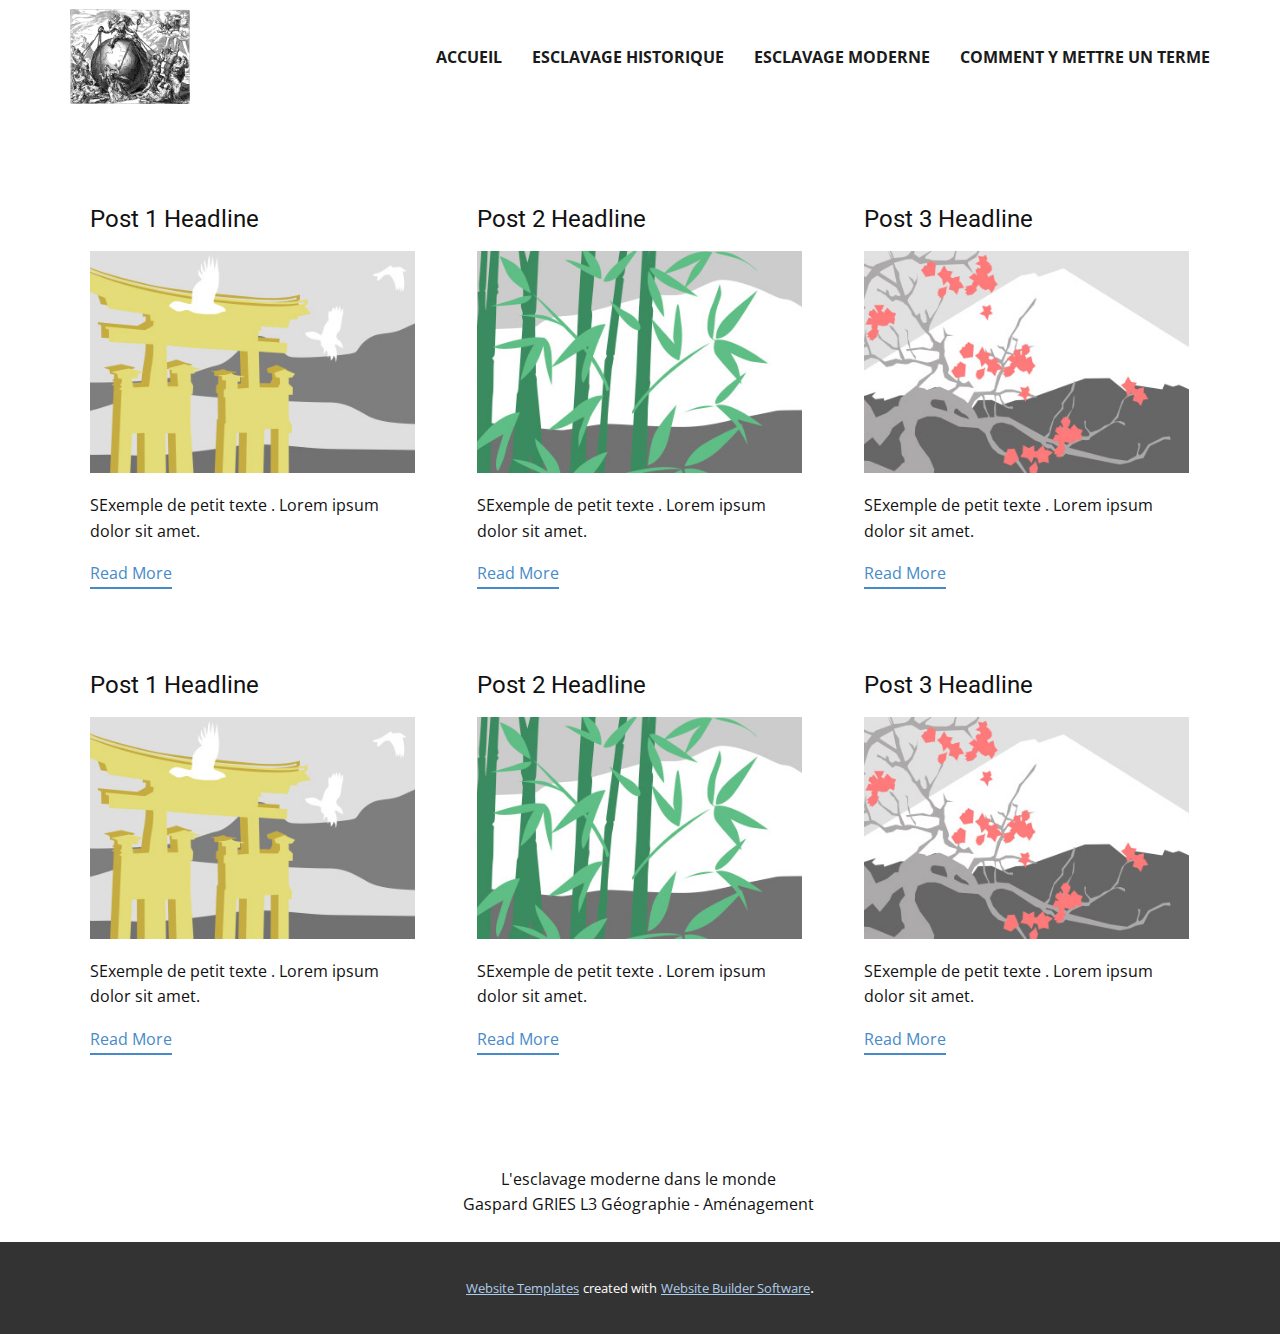
<file: Esclavage-moderne/blog/blog.html>
<html style="font-size: 16px;"><head>
    <meta name="viewport" content="width=device-width, initial-scale=1.0">
    <meta charset="utf-8">
    <meta name="keywords" content="">
    <meta name="description" content="">
    <meta name="page_type" content="np-template-header-footer-from-plugin">
    <title>Blog Template</title>
    <link rel="stylesheet" href="../nicepage.css" media="screen">
<link rel="stylesheet" href="../Blog-Template.css" media="screen">
    <script class="u-script" type="text/javascript" src="../jquery.js" defer=""></script>
    <script class="u-script" type="text/javascript" src="../nicepage.js" defer=""></script>
    <meta name="generator" content="Nicepage 4.1.0, nicepage.com">
    <link id="u-theme-google-font" rel="stylesheet" href="https://fonts.googleapis.com/css?family=Roboto:100,100i,300,300i,400,400i,500,500i,700,700i,900,900i|Open+Sans:300,300i,400,400i,600,600i,700,700i,800,800i">
    
    
    <script type="application/ld+json">{
		"@context": "http://schema.org",
		"@type": "Organization",
		"name": "Esclavage",
		"logo": "images/63d7369be09e93b8cfe88e455439017538b4100175dfe687096e26afcbc02b7ecec7145358979df76d3f4a4d5240b547f9c95710a1136bae8c8a1e_1280.png"
}</script>
    <meta name="theme-color" content="#478ac9">
  </head>
  <body class="u-body"><header class="u-clearfix u-header u-header" id="sec-e946"><div class="u-clearfix u-sheet u-sheet-1">
        <a href="https://nicepage.com" class="u-image u-logo u-image-1" data-image-width="1280" data-image-height="1017">
          <img src="../images/63d7369be09e93b8cfe88e455439017538b4100175dfe687096e26afcbc02b7ecec7145358979df76d3f4a4d5240b547f9c95710a1136bae8c8a1e_1280.png" class="u-logo-image u-logo-image-1">
        </a>
        <nav class="u-menu u-menu-dropdown u-offcanvas u-menu-1">
          <div class="menu-collapse" style="font-size: 1rem; letter-spacing: 0px; font-weight: 700; text-transform: uppercase;">
            <a class="u-button-style u-custom-active-border-color u-custom-border u-custom-border-color u-custom-borders u-custom-hover-border-color u-custom-left-right-menu-spacing u-custom-padding-bottom u-custom-text-color u-custom-text-hover-color u-custom-top-bottom-menu-spacing u-nav-link u-text-active-palette-1-base u-text-hover-palette-2-base" href="#">
              <svg><use xmlns:xlink="http://www.w3.org/1999/xlink" xlink:href="#menu-hamburger"></use></svg>
              <svg version="1.1" xmlns="http://www.w3.org/2000/svg" xmlns:xlink="http://www.w3.org/1999/xlink"><defs><symbol id="menu-hamburger" viewBox="0 0 16 16" style="width: 16px; height: 16px;"><rect y="1" width="16" height="2"></rect><rect y="7" width="16" height="2"></rect><rect y="13" width="16" height="2"></rect>
</symbol>
</defs></svg>
            </a>
          </div>
          <div class="u-custom-menu u-nav-container">
            <ul class="u-nav u-spacing-30 u-unstyled u-nav-1"><li class="u-nav-item"><a class="u-border-2 u-border-active-palette-1-base u-border-hover-palette-1-base u-border-no-left u-border-no-right u-border-no-top u-button-style u-nav-link u-text-active-palette-1-base u-text-grey-90 u-text-hover-grey-90" href="../Accueil.html" style="padding: 10px 0px;">Accueil</a>
</li><li class="u-nav-item"><a class="u-border-2 u-border-active-palette-1-base u-border-hover-palette-1-base u-border-no-left u-border-no-right u-border-no-top u-button-style u-nav-link u-text-active-palette-1-base u-text-grey-90 u-text-hover-grey-90" href="../Esclavage-historique.html" target="_blank" style="padding: 10px 0px;">Esclavage historique</a>
</li><li class="u-nav-item"><a class="u-border-2 u-border-active-palette-1-base u-border-hover-palette-1-base u-border-no-left u-border-no-right u-border-no-top u-button-style u-nav-link u-text-active-palette-1-base u-text-grey-90 u-text-hover-grey-90" href="../Esclavage-moderne.html" target="_blank" style="padding: 10px 0px;">Esclavage moderne</a>
</li><li class="u-nav-item"><a class="u-border-2 u-border-active-palette-1-base u-border-hover-palette-1-base u-border-no-left u-border-no-right u-border-no-top u-button-style u-nav-link u-text-active-palette-1-base u-text-grey-90 u-text-hover-grey-90" href="../Comment-y-mettre-un-terme.html" style="padding: 10px 0px;">Comment y mettre un terme</a>
</li></ul>
          </div>
          <div class="u-custom-menu u-nav-container-collapse">
            <div class="u-black u-container-style u-inner-container-layout u-opacity u-opacity-95 u-sidenav">
              <div class="u-inner-container-layout u-sidenav-overflow">
                <div class="u-menu-close"></div>
                <ul class="u-align-center u-nav u-popupmenu-items u-unstyled u-nav-2"><li class="u-nav-item"><a class="u-button-style u-nav-link" href="../Accueil.html" style="padding: 10px 18px;">Accueil</a>
</li><li class="u-nav-item"><a class="u-button-style u-nav-link" href="../Esclavage-historique.html" target="_blank" style="padding: 10px 18px;">Esclavage historique</a>
</li><li class="u-nav-item"><a class="u-button-style u-nav-link" href="../Esclavage-moderne.html" target="_blank" style="padding: 10px 18px;">Esclavage moderne</a>
</li><li class="u-nav-item"><a class="u-button-style u-nav-link" href="../Comment-y-mettre-un-terme.html" style="padding: 10px 18px;">Comment y mettre un terme</a>
</li></ul>
              </div>
            </div>
            <div class="u-black u-menu-overlay u-opacity u-opacity-70"></div>
          </div>
        </nav>
      </div></header>
    <section class="u-clearfix u-section-1" id="sec-b20d">
      <div class="u-clearfix u-sheet u-valign-middle u-sheet-1"><!--blog--><!--blog_options_json--><!--{"type":"Recent","source":"","tags":"","count":""}--><!--/blog_options_json-->
        <div class="u-blog u-expanded-width u-repeater u-repeater-1"><!--blog_post-->
          <div class="u-blog-post u-container-style u-repeater-item u-white u-repeater-item-1">
            <div class="u-container-layout u-similar-container u-valign-top u-container-layout-1"><!--blog_post_header-->
              <h4 class="u-blog-control u-text u-text-1">
                <a class="u-post-header-link" href="../blog/post-5.html"><!--blog_post_header_content-->Post 1 Headline<!--/blog_post_header_content--></a>
              </h4><!--/blog_post_header--><!--blog_post_image-->
              <a class="u-post-header-link" href="../blog/post-5.html"><img alt="" class="u-blog-control u-expanded-width u-image u-image-default u-image-1" src="[data-uri]"></a><!--/blog_post_image--><!--blog_post_content-->
              <div class="u-blog-control u-post-content u-text u-text-2 fr-view">SExemple de petit texte . Lorem ipsum dolor sit amet.</div><!--/blog_post_content--><!--blog_post_readmore-->
              <a href="../blog/post-5.html" class="u-blog-control u-border-2 u-border-palette-1-base u-btn u-btn-rectangle u-button-style u-none u-btn-1"><!--blog_post_readmore_content--><!--options_json--><!--{"content":"Read More"}--><!--/options_json-->Read More<!--/blog_post_readmore_content--></a><!--/blog_post_readmore-->
            </div>
          </div><div class="u-blog-post u-container-style u-repeater-item u-video-cover u-white">
            <div class="u-container-layout u-similar-container u-valign-top u-container-layout-2"><!--blog_post_header-->
              <h4 class="u-blog-control u-text u-text-3">
                <a class="u-post-header-link" href="../blog/post-4.html"><!--blog_post_header_content-->Post 2 Headline<!--/blog_post_header_content--></a>
              </h4><!--/blog_post_header--><!--blog_post_image-->
              <a class="u-post-header-link" href="../blog/post-4.html"><img alt="" class="u-blog-control u-expanded-width u-image u-image-default u-image-2" src="[data-uri]"></a><!--/blog_post_image--><!--blog_post_content-->
              <div class="u-blog-control u-post-content u-text u-text-4 fr-view">SExemple de petit texte . Lorem ipsum dolor sit amet.</div><!--/blog_post_content--><!--blog_post_readmore-->
              <a href="../blog/post-4.html" class="u-blog-control u-border-2 u-border-palette-1-base u-btn u-btn-rectangle u-button-style u-none u-btn-2"><!--blog_post_readmore_content--><!--options_json--><!--{"content":"Read More"}--><!--/options_json-->Read More<!--/blog_post_readmore_content--></a><!--/blog_post_readmore-->
            </div>
          </div><div class="u-blog-post u-container-style u-repeater-item u-video-cover u-white">
            <div class="u-container-layout u-similar-container u-valign-top u-container-layout-3"><!--blog_post_header-->
              <h4 class="u-blog-control u-text u-text-5">
                <a class="u-post-header-link" href="../blog/post-3.html"><!--blog_post_header_content-->Post 3 Headline<!--/blog_post_header_content--></a>
              </h4><!--/blog_post_header--><!--blog_post_image-->
              <a class="u-post-header-link" href="../blog/post-3.html"><img alt="" class="u-blog-control u-expanded-width u-image u-image-default u-image-3" src="[data-uri]"></a><!--/blog_post_image--><!--blog_post_content-->
              <div class="u-blog-control u-post-content u-text u-text-6 fr-view">SExemple de petit texte . Lorem ipsum dolor sit amet.</div><!--/blog_post_content--><!--blog_post_readmore-->
              <a href="../blog/post-3.html" class="u-blog-control u-border-2 u-border-palette-1-base u-btn u-btn-rectangle u-button-style u-none u-btn-3"><!--blog_post_readmore_content--><!--options_json--><!--{"content":"Read More"}--><!--/options_json-->Read More<!--/blog_post_readmore_content--></a><!--/blog_post_readmore-->
            </div>
          </div><div class="u-blog-post u-container-style u-repeater-item u-white u-repeater-item-1">
            <div class="u-container-layout u-similar-container u-valign-top u-container-layout-1"><!--blog_post_header-->
              <h4 class="u-blog-control u-text u-text-1">
                <a class="u-post-header-link" href="../blog/post-2.html"><!--blog_post_header_content-->Post 1 Headline<!--/blog_post_header_content--></a>
              </h4><!--/blog_post_header--><!--blog_post_image-->
              <a class="u-post-header-link" href="../blog/post-2.html"><img alt="" class="u-blog-control u-expanded-width u-image u-image-default u-image-1" src="[data-uri]"></a><!--/blog_post_image--><!--blog_post_content-->
              <div class="u-blog-control u-post-content u-text u-text-2 fr-view">SExemple de petit texte . Lorem ipsum dolor sit amet.</div><!--/blog_post_content--><!--blog_post_readmore-->
              <a href="../blog/post-2.html" class="u-blog-control u-border-2 u-border-palette-1-base u-btn u-btn-rectangle u-button-style u-none u-btn-1"><!--blog_post_readmore_content--><!--options_json--><!--{"content":"Read More"}--><!--/options_json-->Read More<!--/blog_post_readmore_content--></a><!--/blog_post_readmore-->
            </div>
          </div><div class="u-blog-post u-container-style u-repeater-item u-video-cover u-white">
            <div class="u-container-layout u-similar-container u-valign-top u-container-layout-2"><!--blog_post_header-->
              <h4 class="u-blog-control u-text u-text-3">
                <a class="u-post-header-link" href="../blog/post-1.html"><!--blog_post_header_content-->Post 2 Headline<!--/blog_post_header_content--></a>
              </h4><!--/blog_post_header--><!--blog_post_image-->
              <a class="u-post-header-link" href="../blog/post-1.html"><img alt="" class="u-blog-control u-expanded-width u-image u-image-default u-image-2" src="[data-uri]"></a><!--/blog_post_image--><!--blog_post_content-->
              <div class="u-blog-control u-post-content u-text u-text-4 fr-view">SExemple de petit texte . Lorem ipsum dolor sit amet.</div><!--/blog_post_content--><!--blog_post_readmore-->
              <a href="../blog/post-1.html" class="u-blog-control u-border-2 u-border-palette-1-base u-btn u-btn-rectangle u-button-style u-none u-btn-2"><!--blog_post_readmore_content--><!--options_json--><!--{"content":"Read More"}--><!--/options_json-->Read More<!--/blog_post_readmore_content--></a><!--/blog_post_readmore-->
            </div>
          </div><div class="u-blog-post u-container-style u-repeater-item u-video-cover u-white">
            <div class="u-container-layout u-similar-container u-valign-top u-container-layout-3"><!--blog_post_header-->
              <h4 class="u-blog-control u-text u-text-5">
                <a class="u-post-header-link" href="../blog/post.html"><!--blog_post_header_content-->Post 3 Headline<!--/blog_post_header_content--></a>
              </h4><!--/blog_post_header--><!--blog_post_image-->
              <a class="u-post-header-link" href="../blog/post.html"><img alt="" class="u-blog-control u-expanded-width u-image u-image-default u-image-3" src="[data-uri]"></a><!--/blog_post_image--><!--blog_post_content-->
              <div class="u-blog-control u-post-content u-text u-text-6 fr-view">SExemple de petit texte . Lorem ipsum dolor sit amet.</div><!--/blog_post_content--><!--blog_post_readmore-->
              <a href="../blog/post.html" class="u-blog-control u-border-2 u-border-palette-1-base u-btn u-btn-rectangle u-button-style u-none u-btn-3"><!--blog_post_readmore_content--><!--options_json--><!--{"content":"Read More"}--><!--/options_json-->Read More<!--/blog_post_readmore_content--></a><!--/blog_post_readmore-->
            </div>
          </div><!--/blog_post--><!--blog_post-->
          <!--/blog_post--><!--blog_post-->
          <!--/blog_post-->
        </div><!--/blog-->
      </div>
    </section>
    
    
    <footer class="u-clearfix u-footer u-white" id="sec-7626"><div class="u-clearfix u-sheet u-sheet-1">
        <p class="u-align-center u-text u-text-default u-text-1"> L'esclavage moderne dans le monde&nbsp;<br>Gaspard GRIES L3 Géographie - Aménagement&nbsp;
        </p>
      </div></footer>
    <section class="u-backlink u-clearfix u-grey-80">
      <a class="u-link" href="https://nicepage.com/website-templates" target="_blank">
        <span>Website Templates</span>
      </a>
      <p class="u-text">
        <span>created with</span>
      </p>
      <a class="u-link" href="" target="_blank">
        <span>Website Builder Software</span>
      </a>. 
    </section>
  
</body></html>
</file>
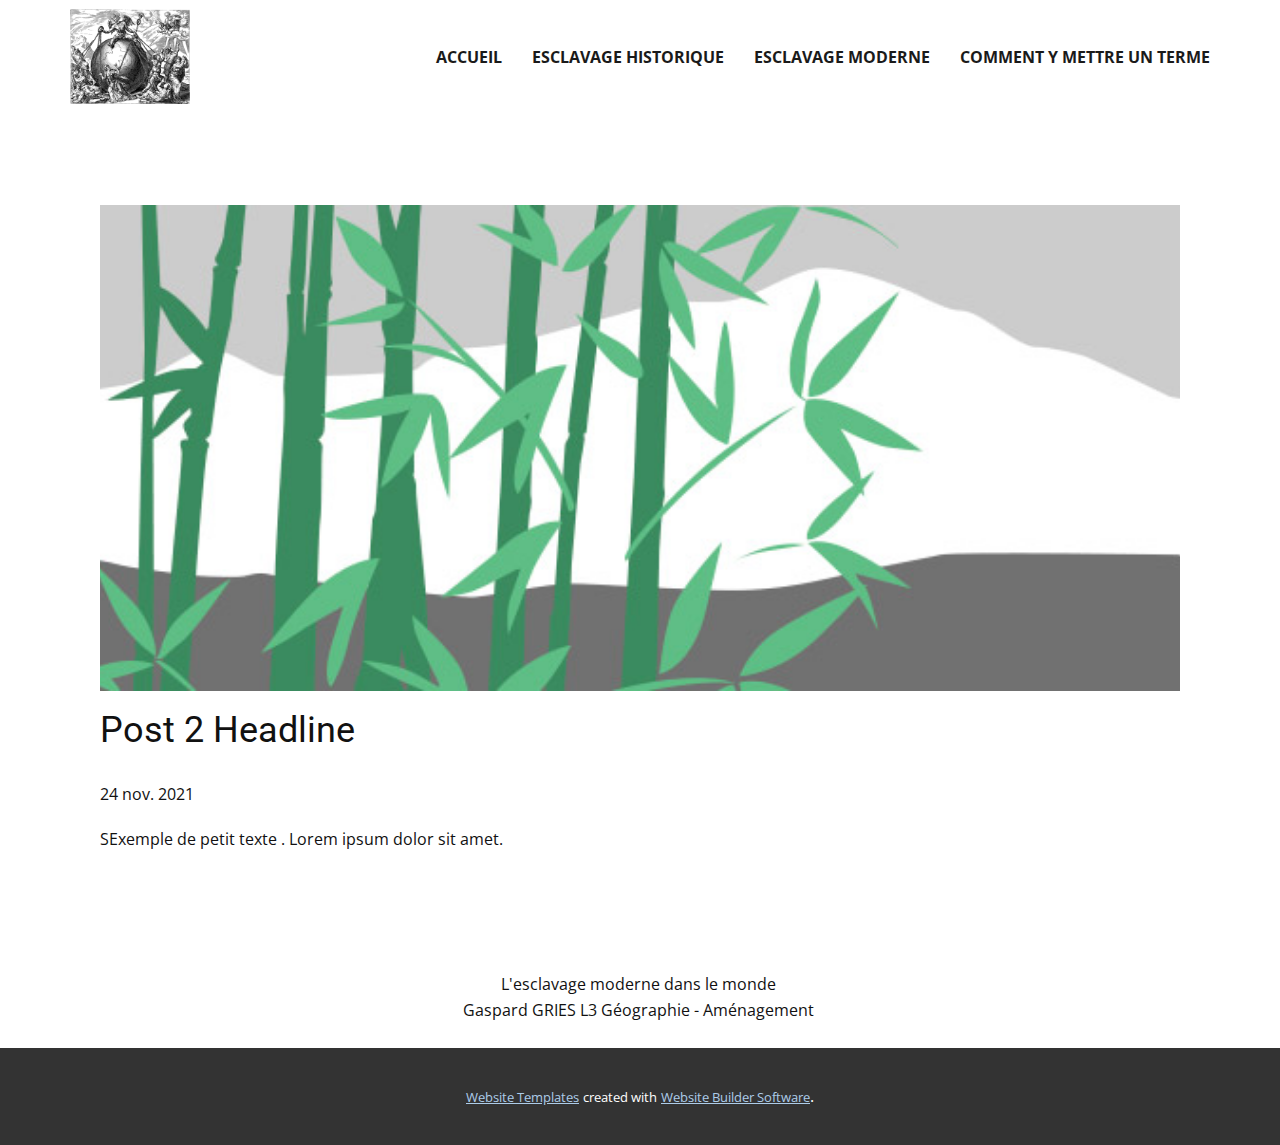
<file: Esclavage-moderne/blog/post-1.html>
<!doctype html>
<html style="font-size: 16px;"><head>
    <meta name="viewport" content="width=device-width, initial-scale=1.0">
    <meta charset="utf-8">
    <meta name="keywords" content="Post 1 Headline">
    <meta name="description" content="">
    <meta name="page_type" content="np-template-header-footer-from-plugin">
    <title>Post 2 Headline</title>
    <link rel="stylesheet" href="../nicepage.css" media="screen">
<link rel="stylesheet" href="../Post-Template.css" media="screen">
    <script class="u-script" type="text/javascript" src="../jquery.js" defer=""></script>
    <script class="u-script" type="text/javascript" src="../nicepage.js" defer=""></script>
    <meta name="generator" content="Nicepage 4.1.0, nicepage.com">
    <link id="u-theme-google-font" rel="stylesheet" href="https://fonts.googleapis.com/css?family=Roboto:100,100i,300,300i,400,400i,500,500i,700,700i,900,900i|Open+Sans:300,300i,400,400i,600,600i,700,700i,800,800i">
    
    
    <script type="application/ld+json">{
		"@context": "http://schema.org",
		"@type": "Organization",
		"name": "Esclavage",
		"logo": "images/63d7369be09e93b8cfe88e455439017538b4100175dfe687096e26afcbc02b7ecec7145358979df76d3f4a4d5240b547f9c95710a1136bae8c8a1e_1280.png"
}</script>
    <meta name="theme-color" content="#478ac9">
  </head>
  <body class="u-body"><header class="u-clearfix u-header u-header" id="sec-e946"><div class="u-clearfix u-sheet u-sheet-1">
        <a href="https://nicepage.com" class="u-image u-logo u-image-1" data-image-width="1280" data-image-height="1017">
          <img src="../images/63d7369be09e93b8cfe88e455439017538b4100175dfe687096e26afcbc02b7ecec7145358979df76d3f4a4d5240b547f9c95710a1136bae8c8a1e_1280.png" class="u-logo-image u-logo-image-1">
        </a>
        <nav class="u-menu u-menu-dropdown u-offcanvas u-menu-1">
          <div class="menu-collapse" style="font-size: 1rem; letter-spacing: 0px; font-weight: 700; text-transform: uppercase;">
            <a class="u-button-style u-custom-active-border-color u-custom-border u-custom-border-color u-custom-borders u-custom-hover-border-color u-custom-left-right-menu-spacing u-custom-padding-bottom u-custom-text-color u-custom-text-hover-color u-custom-top-bottom-menu-spacing u-nav-link u-text-active-palette-1-base u-text-hover-palette-2-base" href="#">
              <svg><use xmlns:xlink="http://www.w3.org/1999/xlink" xlink:href="#menu-hamburger"></use></svg>
              <svg version="1.1" xmlns="http://www.w3.org/2000/svg" xmlns:xlink="http://www.w3.org/1999/xlink"><defs><symbol id="menu-hamburger" viewBox="0 0 16 16" style="width: 16px; height: 16px;"><rect y="1" width="16" height="2"></rect><rect y="7" width="16" height="2"></rect><rect y="13" width="16" height="2"></rect>
</symbol>
</defs></svg>
            </a>
          </div>
          <div class="u-custom-menu u-nav-container">
            <ul class="u-nav u-spacing-30 u-unstyled u-nav-1"><li class="u-nav-item"><a class="u-border-2 u-border-active-palette-1-base u-border-hover-palette-1-base u-border-no-left u-border-no-right u-border-no-top u-button-style u-nav-link u-text-active-palette-1-base u-text-grey-90 u-text-hover-grey-90" href="../Accueil.html" style="padding: 10px 0px;">Accueil</a>
</li><li class="u-nav-item"><a class="u-border-2 u-border-active-palette-1-base u-border-hover-palette-1-base u-border-no-left u-border-no-right u-border-no-top u-button-style u-nav-link u-text-active-palette-1-base u-text-grey-90 u-text-hover-grey-90" href="../Esclavage-historique.html" target="_blank" style="padding: 10px 0px;">Esclavage historique</a>
</li><li class="u-nav-item"><a class="u-border-2 u-border-active-palette-1-base u-border-hover-palette-1-base u-border-no-left u-border-no-right u-border-no-top u-button-style u-nav-link u-text-active-palette-1-base u-text-grey-90 u-text-hover-grey-90" href="../Esclavage-moderne.html" target="_blank" style="padding: 10px 0px;">Esclavage moderne</a>
</li><li class="u-nav-item"><a class="u-border-2 u-border-active-palette-1-base u-border-hover-palette-1-base u-border-no-left u-border-no-right u-border-no-top u-button-style u-nav-link u-text-active-palette-1-base u-text-grey-90 u-text-hover-grey-90" href="../Comment-y-mettre-un-terme.html" style="padding: 10px 0px;">Comment y mettre un terme</a>
</li></ul>
          </div>
          <div class="u-custom-menu u-nav-container-collapse">
            <div class="u-black u-container-style u-inner-container-layout u-opacity u-opacity-95 u-sidenav">
              <div class="u-inner-container-layout u-sidenav-overflow">
                <div class="u-menu-close"></div>
                <ul class="u-align-center u-nav u-popupmenu-items u-unstyled u-nav-2"><li class="u-nav-item"><a class="u-button-style u-nav-link" href="../Accueil.html" style="padding: 10px 18px;">Accueil</a>
</li><li class="u-nav-item"><a class="u-button-style u-nav-link" href="../Esclavage-historique.html" target="_blank" style="padding: 10px 18px;">Esclavage historique</a>
</li><li class="u-nav-item"><a class="u-button-style u-nav-link" href="../Esclavage-moderne.html" target="_blank" style="padding: 10px 18px;">Esclavage moderne</a>
</li><li class="u-nav-item"><a class="u-button-style u-nav-link" href="../Comment-y-mettre-un-terme.html" style="padding: 10px 18px;">Comment y mettre un terme</a>
</li></ul>
              </div>
            </div>
            <div class="u-black u-menu-overlay u-opacity u-opacity-70"></div>
          </div>
        </nav>
      </div></header>
    <section class="u-align-center u-clearfix u-section-1" id="sec-a3fb">
      <div class="u-clearfix u-sheet u-valign-middle-md u-valign-middle-sm u-valign-middle-xs u-sheet-1"><!--post_details--><!--post_details_options_json--><!--{"source":""}--><!--/post_details_options_json--><!--blog_post-->
        <div class="u-container-style u-expanded-width u-post-details u-post-details-1">
          <div class="u-container-layout u-valign-middle u-container-layout-1"><!--blog_post_image-->
            <img alt="" class="u-blog-control u-expanded-width u-image u-image-default u-image-1" src="[data-uri]"><!--/blog_post_image--><!--blog_post_header-->
            <h2 class="u-blog-control u-text u-text-1">Post 2 Headline</h2><!--/blog_post_header--><!--blog_post_metadata-->
            <div class="u-blog-control u-metadata u-metadata-1"><!--blog_post_metadata_date-->
              <span class="u-meta-date u-meta-icon">24 nov. 2021</span><!--/blog_post_metadata_date--><!--blog_post_metadata_category-->
              <!--/blog_post_metadata_category--><!--blog_post_metadata_comments-->
              <!--/blog_post_metadata_comments-->
            </div><!--/blog_post_metadata--><!--blog_post_content-->
            <div class="u-align-justify u-blog-control u-post-content u-text u-text-2 fr-view">
  SExemple de petit texte . Lorem ipsum dolor sit amet.
  </div><!--/blog_post_content-->
          </div>
        </div><!--/blog_post--><!--/post_details-->
      </div>
    </section>
    
    
    <footer class="u-clearfix u-footer u-white" id="sec-7626"><div class="u-clearfix u-sheet u-sheet-1">
        <p class="u-align-center u-text u-text-default u-text-1"> L'esclavage moderne dans le monde&nbsp;<br>Gaspard GRIES L3 Géographie - Aménagement&nbsp;
        </p>
      </div></footer>
    <section class="u-backlink u-clearfix u-grey-80">
      <a class="u-link" href="https://nicepage.com/website-templates" target="_blank">
        <span>Website Templates</span>
      </a>
      <p class="u-text">
        <span>created with</span>
      </p>
      <a class="u-link" href="" target="_blank">
        <span>Website Builder Software</span>
      </a>. 
    </section>
  
</body></html>
</file>
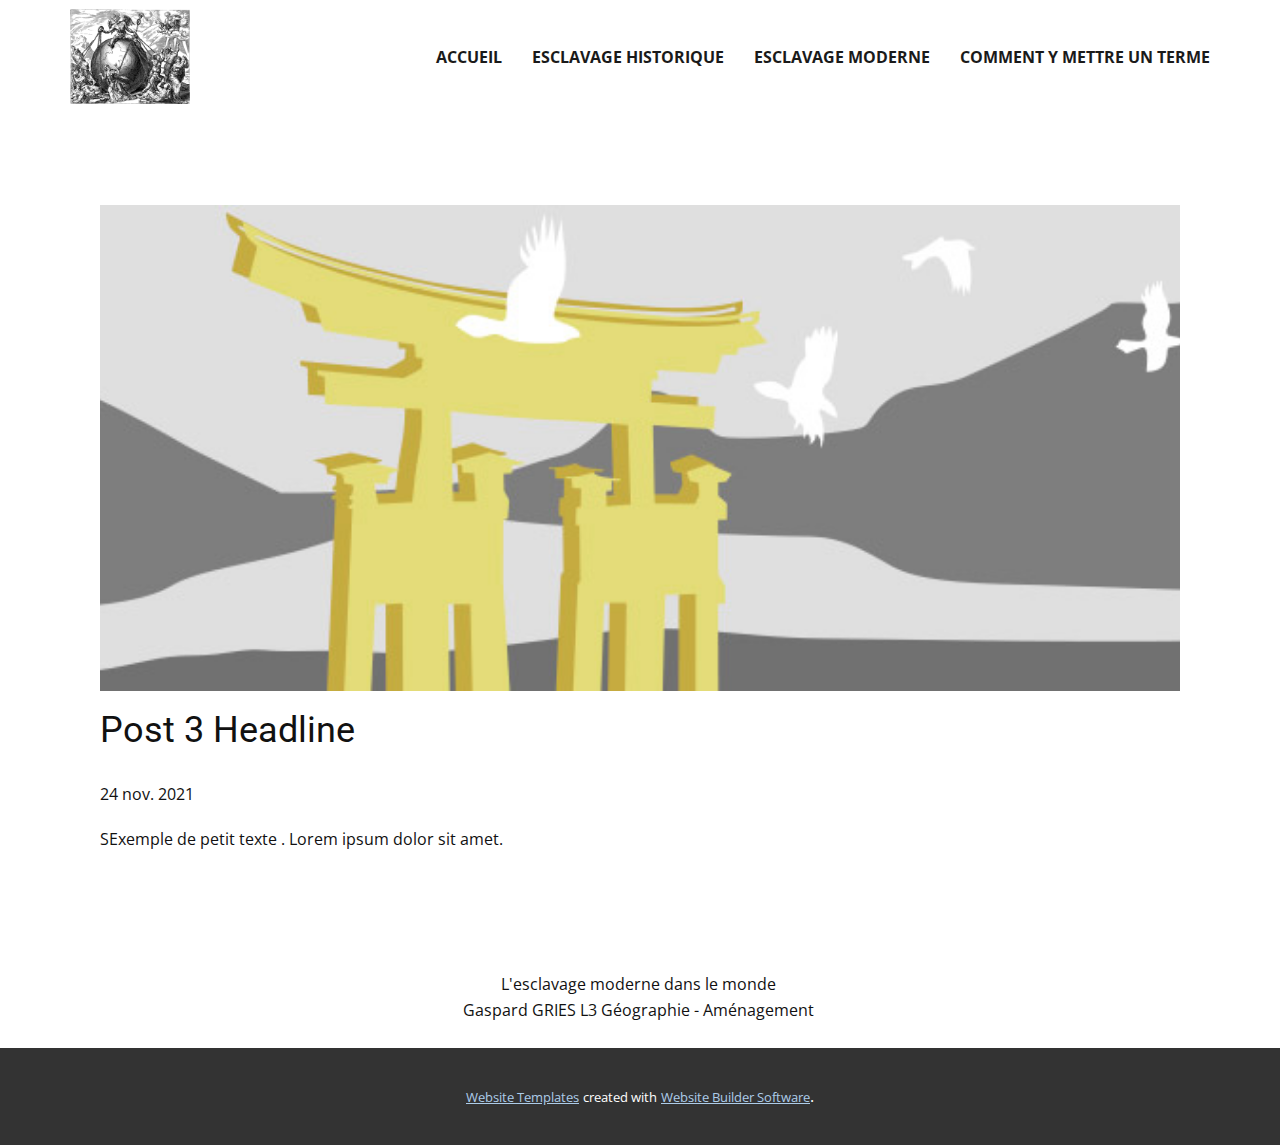
<file: Esclavage-moderne/blog/post-2.html>
<!doctype html>
<html style="font-size: 16px;"><head>
    <meta name="viewport" content="width=device-width, initial-scale=1.0">
    <meta charset="utf-8">
    <meta name="keywords" content="Post 1 Headline">
    <meta name="description" content="">
    <meta name="page_type" content="np-template-header-footer-from-plugin">
    <title>Post 3 Headline</title>
    <link rel="stylesheet" href="../nicepage.css" media="screen">
<link rel="stylesheet" href="../Post-Template.css" media="screen">
    <script class="u-script" type="text/javascript" src="../jquery.js" defer=""></script>
    <script class="u-script" type="text/javascript" src="../nicepage.js" defer=""></script>
    <meta name="generator" content="Nicepage 4.1.0, nicepage.com">
    <link id="u-theme-google-font" rel="stylesheet" href="https://fonts.googleapis.com/css?family=Roboto:100,100i,300,300i,400,400i,500,500i,700,700i,900,900i|Open+Sans:300,300i,400,400i,600,600i,700,700i,800,800i">
    
    
    <script type="application/ld+json">{
		"@context": "http://schema.org",
		"@type": "Organization",
		"name": "Esclavage",
		"logo": "images/63d7369be09e93b8cfe88e455439017538b4100175dfe687096e26afcbc02b7ecec7145358979df76d3f4a4d5240b547f9c95710a1136bae8c8a1e_1280.png"
}</script>
    <meta name="theme-color" content="#478ac9">
  </head>
  <body class="u-body"><header class="u-clearfix u-header u-header" id="sec-e946"><div class="u-clearfix u-sheet u-sheet-1">
        <a href="https://nicepage.com" class="u-image u-logo u-image-1" data-image-width="1280" data-image-height="1017">
          <img src="../images/63d7369be09e93b8cfe88e455439017538b4100175dfe687096e26afcbc02b7ecec7145358979df76d3f4a4d5240b547f9c95710a1136bae8c8a1e_1280.png" class="u-logo-image u-logo-image-1">
        </a>
        <nav class="u-menu u-menu-dropdown u-offcanvas u-menu-1">
          <div class="menu-collapse" style="font-size: 1rem; letter-spacing: 0px; font-weight: 700; text-transform: uppercase;">
            <a class="u-button-style u-custom-active-border-color u-custom-border u-custom-border-color u-custom-borders u-custom-hover-border-color u-custom-left-right-menu-spacing u-custom-padding-bottom u-custom-text-color u-custom-text-hover-color u-custom-top-bottom-menu-spacing u-nav-link u-text-active-palette-1-base u-text-hover-palette-2-base" href="#">
              <svg><use xmlns:xlink="http://www.w3.org/1999/xlink" xlink:href="#menu-hamburger"></use></svg>
              <svg version="1.1" xmlns="http://www.w3.org/2000/svg" xmlns:xlink="http://www.w3.org/1999/xlink"><defs><symbol id="menu-hamburger" viewBox="0 0 16 16" style="width: 16px; height: 16px;"><rect y="1" width="16" height="2"></rect><rect y="7" width="16" height="2"></rect><rect y="13" width="16" height="2"></rect>
</symbol>
</defs></svg>
            </a>
          </div>
          <div class="u-custom-menu u-nav-container">
            <ul class="u-nav u-spacing-30 u-unstyled u-nav-1"><li class="u-nav-item"><a class="u-border-2 u-border-active-palette-1-base u-border-hover-palette-1-base u-border-no-left u-border-no-right u-border-no-top u-button-style u-nav-link u-text-active-palette-1-base u-text-grey-90 u-text-hover-grey-90" href="../Accueil.html" style="padding: 10px 0px;">Accueil</a>
</li><li class="u-nav-item"><a class="u-border-2 u-border-active-palette-1-base u-border-hover-palette-1-base u-border-no-left u-border-no-right u-border-no-top u-button-style u-nav-link u-text-active-palette-1-base u-text-grey-90 u-text-hover-grey-90" href="../Esclavage-historique.html" target="_blank" style="padding: 10px 0px;">Esclavage historique</a>
</li><li class="u-nav-item"><a class="u-border-2 u-border-active-palette-1-base u-border-hover-palette-1-base u-border-no-left u-border-no-right u-border-no-top u-button-style u-nav-link u-text-active-palette-1-base u-text-grey-90 u-text-hover-grey-90" href="../Esclavage-moderne.html" target="_blank" style="padding: 10px 0px;">Esclavage moderne</a>
</li><li class="u-nav-item"><a class="u-border-2 u-border-active-palette-1-base u-border-hover-palette-1-base u-border-no-left u-border-no-right u-border-no-top u-button-style u-nav-link u-text-active-palette-1-base u-text-grey-90 u-text-hover-grey-90" href="../Comment-y-mettre-un-terme.html" style="padding: 10px 0px;">Comment y mettre un terme</a>
</li></ul>
          </div>
          <div class="u-custom-menu u-nav-container-collapse">
            <div class="u-black u-container-style u-inner-container-layout u-opacity u-opacity-95 u-sidenav">
              <div class="u-inner-container-layout u-sidenav-overflow">
                <div class="u-menu-close"></div>
                <ul class="u-align-center u-nav u-popupmenu-items u-unstyled u-nav-2"><li class="u-nav-item"><a class="u-button-style u-nav-link" href="../Accueil.html" style="padding: 10px 18px;">Accueil</a>
</li><li class="u-nav-item"><a class="u-button-style u-nav-link" href="../Esclavage-historique.html" target="_blank" style="padding: 10px 18px;">Esclavage historique</a>
</li><li class="u-nav-item"><a class="u-button-style u-nav-link" href="../Esclavage-moderne.html" target="_blank" style="padding: 10px 18px;">Esclavage moderne</a>
</li><li class="u-nav-item"><a class="u-button-style u-nav-link" href="../Comment-y-mettre-un-terme.html" style="padding: 10px 18px;">Comment y mettre un terme</a>
</li></ul>
              </div>
            </div>
            <div class="u-black u-menu-overlay u-opacity u-opacity-70"></div>
          </div>
        </nav>
      </div></header>
    <section class="u-align-center u-clearfix u-section-1" id="sec-a3fb">
      <div class="u-clearfix u-sheet u-valign-middle-md u-valign-middle-sm u-valign-middle-xs u-sheet-1"><!--post_details--><!--post_details_options_json--><!--{"source":""}--><!--/post_details_options_json--><!--blog_post-->
        <div class="u-container-style u-expanded-width u-post-details u-post-details-1">
          <div class="u-container-layout u-valign-middle u-container-layout-1"><!--blog_post_image-->
            <img alt="" class="u-blog-control u-expanded-width u-image u-image-default u-image-1" src="[data-uri]"><!--/blog_post_image--><!--blog_post_header-->
            <h2 class="u-blog-control u-text u-text-1">Post 3 Headline</h2><!--/blog_post_header--><!--blog_post_metadata-->
            <div class="u-blog-control u-metadata u-metadata-1"><!--blog_post_metadata_date-->
              <span class="u-meta-date u-meta-icon">24 nov. 2021</span><!--/blog_post_metadata_date--><!--blog_post_metadata_category-->
              <!--/blog_post_metadata_category--><!--blog_post_metadata_comments-->
              <!--/blog_post_metadata_comments-->
            </div><!--/blog_post_metadata--><!--blog_post_content-->
            <div class="u-align-justify u-blog-control u-post-content u-text u-text-2 fr-view">
  SExemple de petit texte . Lorem ipsum dolor sit amet.
  </div><!--/blog_post_content-->
          </div>
        </div><!--/blog_post--><!--/post_details-->
      </div>
    </section>
    
    
    <footer class="u-clearfix u-footer u-white" id="sec-7626"><div class="u-clearfix u-sheet u-sheet-1">
        <p class="u-align-center u-text u-text-default u-text-1"> L'esclavage moderne dans le monde&nbsp;<br>Gaspard GRIES L3 Géographie - Aménagement&nbsp;
        </p>
      </div></footer>
    <section class="u-backlink u-clearfix u-grey-80">
      <a class="u-link" href="https://nicepage.com/website-templates" target="_blank">
        <span>Website Templates</span>
      </a>
      <p class="u-text">
        <span>created with</span>
      </p>
      <a class="u-link" href="" target="_blank">
        <span>Website Builder Software</span>
      </a>. 
    </section>
  
</body></html>
</file>
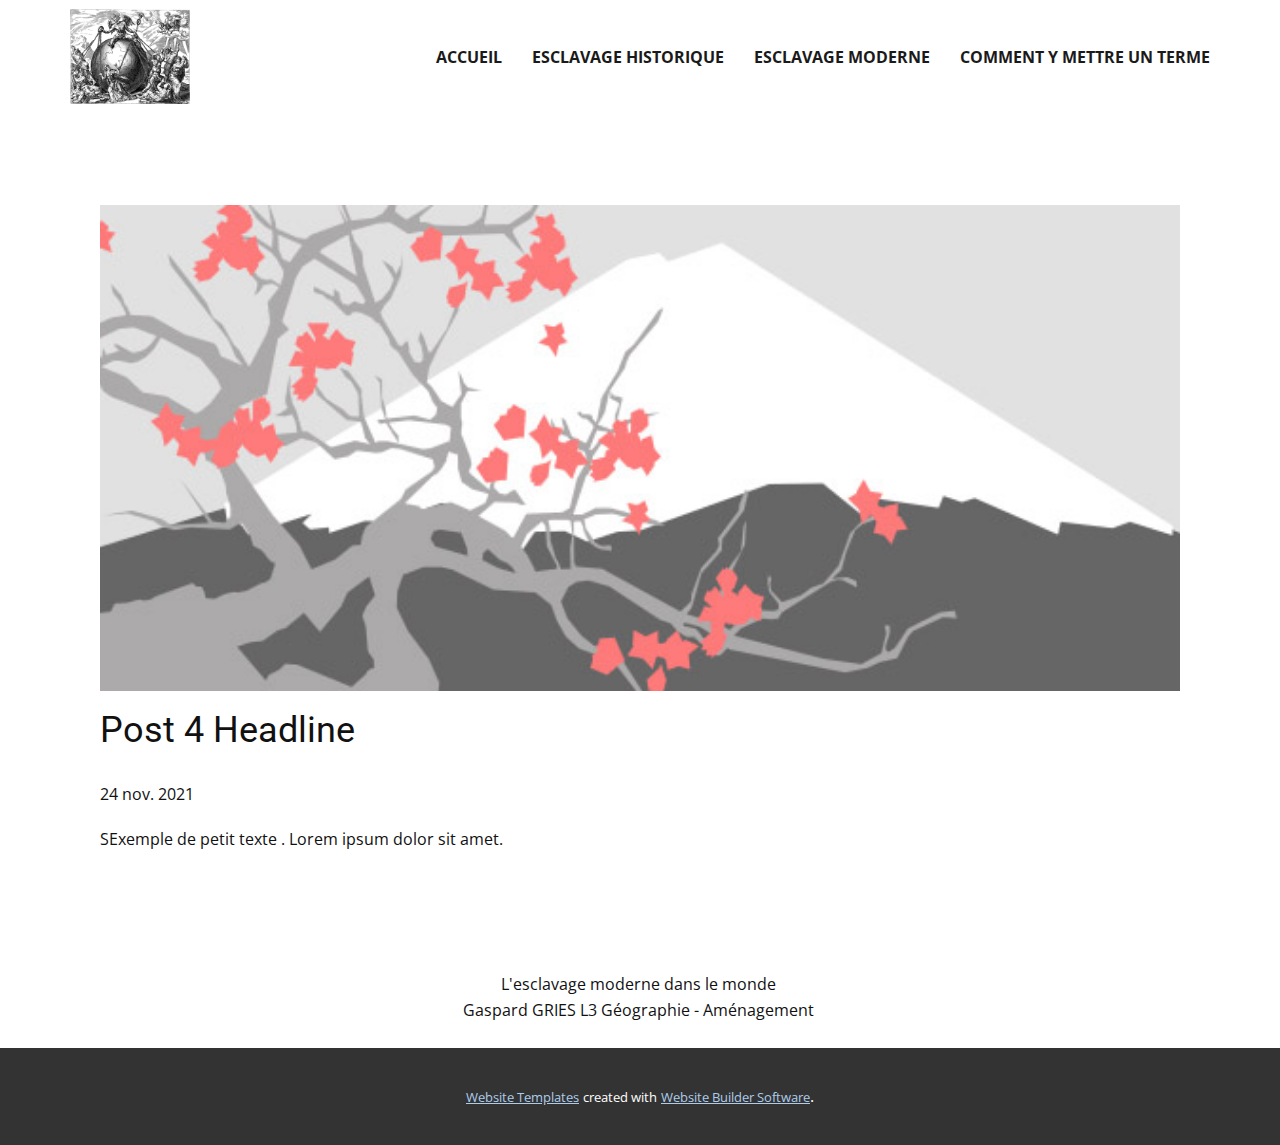
<file: Esclavage-moderne/blog/post-3.html>
<!doctype html>
<html style="font-size: 16px;"><head>
    <meta name="viewport" content="width=device-width, initial-scale=1.0">
    <meta charset="utf-8">
    <meta name="keywords" content="Post 1 Headline">
    <meta name="description" content="">
    <meta name="page_type" content="np-template-header-footer-from-plugin">
    <title>Post 4 Headline</title>
    <link rel="stylesheet" href="../nicepage.css" media="screen">
<link rel="stylesheet" href="../Post-Template.css" media="screen">
    <script class="u-script" type="text/javascript" src="../jquery.js" defer=""></script>
    <script class="u-script" type="text/javascript" src="../nicepage.js" defer=""></script>
    <meta name="generator" content="Nicepage 4.1.0, nicepage.com">
    <link id="u-theme-google-font" rel="stylesheet" href="https://fonts.googleapis.com/css?family=Roboto:100,100i,300,300i,400,400i,500,500i,700,700i,900,900i|Open+Sans:300,300i,400,400i,600,600i,700,700i,800,800i">
    
    
    <script type="application/ld+json">{
		"@context": "http://schema.org",
		"@type": "Organization",
		"name": "Esclavage",
		"logo": "images/63d7369be09e93b8cfe88e455439017538b4100175dfe687096e26afcbc02b7ecec7145358979df76d3f4a4d5240b547f9c95710a1136bae8c8a1e_1280.png"
}</script>
    <meta name="theme-color" content="#478ac9">
  </head>
  <body class="u-body"><header class="u-clearfix u-header u-header" id="sec-e946"><div class="u-clearfix u-sheet u-sheet-1">
        <a href="https://nicepage.com" class="u-image u-logo u-image-1" data-image-width="1280" data-image-height="1017">
          <img src="../images/63d7369be09e93b8cfe88e455439017538b4100175dfe687096e26afcbc02b7ecec7145358979df76d3f4a4d5240b547f9c95710a1136bae8c8a1e_1280.png" class="u-logo-image u-logo-image-1">
        </a>
        <nav class="u-menu u-menu-dropdown u-offcanvas u-menu-1">
          <div class="menu-collapse" style="font-size: 1rem; letter-spacing: 0px; font-weight: 700; text-transform: uppercase;">
            <a class="u-button-style u-custom-active-border-color u-custom-border u-custom-border-color u-custom-borders u-custom-hover-border-color u-custom-left-right-menu-spacing u-custom-padding-bottom u-custom-text-color u-custom-text-hover-color u-custom-top-bottom-menu-spacing u-nav-link u-text-active-palette-1-base u-text-hover-palette-2-base" href="#">
              <svg><use xmlns:xlink="http://www.w3.org/1999/xlink" xlink:href="#menu-hamburger"></use></svg>
              <svg version="1.1" xmlns="http://www.w3.org/2000/svg" xmlns:xlink="http://www.w3.org/1999/xlink"><defs><symbol id="menu-hamburger" viewBox="0 0 16 16" style="width: 16px; height: 16px;"><rect y="1" width="16" height="2"></rect><rect y="7" width="16" height="2"></rect><rect y="13" width="16" height="2"></rect>
</symbol>
</defs></svg>
            </a>
          </div>
          <div class="u-custom-menu u-nav-container">
            <ul class="u-nav u-spacing-30 u-unstyled u-nav-1"><li class="u-nav-item"><a class="u-border-2 u-border-active-palette-1-base u-border-hover-palette-1-base u-border-no-left u-border-no-right u-border-no-top u-button-style u-nav-link u-text-active-palette-1-base u-text-grey-90 u-text-hover-grey-90" href="../Accueil.html" style="padding: 10px 0px;">Accueil</a>
</li><li class="u-nav-item"><a class="u-border-2 u-border-active-palette-1-base u-border-hover-palette-1-base u-border-no-left u-border-no-right u-border-no-top u-button-style u-nav-link u-text-active-palette-1-base u-text-grey-90 u-text-hover-grey-90" href="../Esclavage-historique.html" target="_blank" style="padding: 10px 0px;">Esclavage historique</a>
</li><li class="u-nav-item"><a class="u-border-2 u-border-active-palette-1-base u-border-hover-palette-1-base u-border-no-left u-border-no-right u-border-no-top u-button-style u-nav-link u-text-active-palette-1-base u-text-grey-90 u-text-hover-grey-90" href="../Esclavage-moderne.html" target="_blank" style="padding: 10px 0px;">Esclavage moderne</a>
</li><li class="u-nav-item"><a class="u-border-2 u-border-active-palette-1-base u-border-hover-palette-1-base u-border-no-left u-border-no-right u-border-no-top u-button-style u-nav-link u-text-active-palette-1-base u-text-grey-90 u-text-hover-grey-90" href="../Comment-y-mettre-un-terme.html" style="padding: 10px 0px;">Comment y mettre un terme</a>
</li></ul>
          </div>
          <div class="u-custom-menu u-nav-container-collapse">
            <div class="u-black u-container-style u-inner-container-layout u-opacity u-opacity-95 u-sidenav">
              <div class="u-inner-container-layout u-sidenav-overflow">
                <div class="u-menu-close"></div>
                <ul class="u-align-center u-nav u-popupmenu-items u-unstyled u-nav-2"><li class="u-nav-item"><a class="u-button-style u-nav-link" href="../Accueil.html" style="padding: 10px 18px;">Accueil</a>
</li><li class="u-nav-item"><a class="u-button-style u-nav-link" href="../Esclavage-historique.html" target="_blank" style="padding: 10px 18px;">Esclavage historique</a>
</li><li class="u-nav-item"><a class="u-button-style u-nav-link" href="../Esclavage-moderne.html" target="_blank" style="padding: 10px 18px;">Esclavage moderne</a>
</li><li class="u-nav-item"><a class="u-button-style u-nav-link" href="../Comment-y-mettre-un-terme.html" style="padding: 10px 18px;">Comment y mettre un terme</a>
</li></ul>
              </div>
            </div>
            <div class="u-black u-menu-overlay u-opacity u-opacity-70"></div>
          </div>
        </nav>
      </div></header>
    <section class="u-align-center u-clearfix u-section-1" id="sec-a3fb">
      <div class="u-clearfix u-sheet u-valign-middle-md u-valign-middle-sm u-valign-middle-xs u-sheet-1"><!--post_details--><!--post_details_options_json--><!--{"source":""}--><!--/post_details_options_json--><!--blog_post-->
        <div class="u-container-style u-expanded-width u-post-details u-post-details-1">
          <div class="u-container-layout u-valign-middle u-container-layout-1"><!--blog_post_image-->
            <img alt="" class="u-blog-control u-expanded-width u-image u-image-default u-image-1" src="[data-uri]"><!--/blog_post_image--><!--blog_post_header-->
            <h2 class="u-blog-control u-text u-text-1">Post 4 Headline</h2><!--/blog_post_header--><!--blog_post_metadata-->
            <div class="u-blog-control u-metadata u-metadata-1"><!--blog_post_metadata_date-->
              <span class="u-meta-date u-meta-icon">24 nov. 2021</span><!--/blog_post_metadata_date--><!--blog_post_metadata_category-->
              <!--/blog_post_metadata_category--><!--blog_post_metadata_comments-->
              <!--/blog_post_metadata_comments-->
            </div><!--/blog_post_metadata--><!--blog_post_content-->
            <div class="u-align-justify u-blog-control u-post-content u-text u-text-2 fr-view">
  SExemple de petit texte . Lorem ipsum dolor sit amet.
  </div><!--/blog_post_content-->
          </div>
        </div><!--/blog_post--><!--/post_details-->
      </div>
    </section>
    
    
    <footer class="u-clearfix u-footer u-white" id="sec-7626"><div class="u-clearfix u-sheet u-sheet-1">
        <p class="u-align-center u-text u-text-default u-text-1"> L'esclavage moderne dans le monde&nbsp;<br>Gaspard GRIES L3 Géographie - Aménagement&nbsp;
        </p>
      </div></footer>
    <section class="u-backlink u-clearfix u-grey-80">
      <a class="u-link" href="https://nicepage.com/website-templates" target="_blank">
        <span>Website Templates</span>
      </a>
      <p class="u-text">
        <span>created with</span>
      </p>
      <a class="u-link" href="" target="_blank">
        <span>Website Builder Software</span>
      </a>. 
    </section>
  
</body></html>
</file>
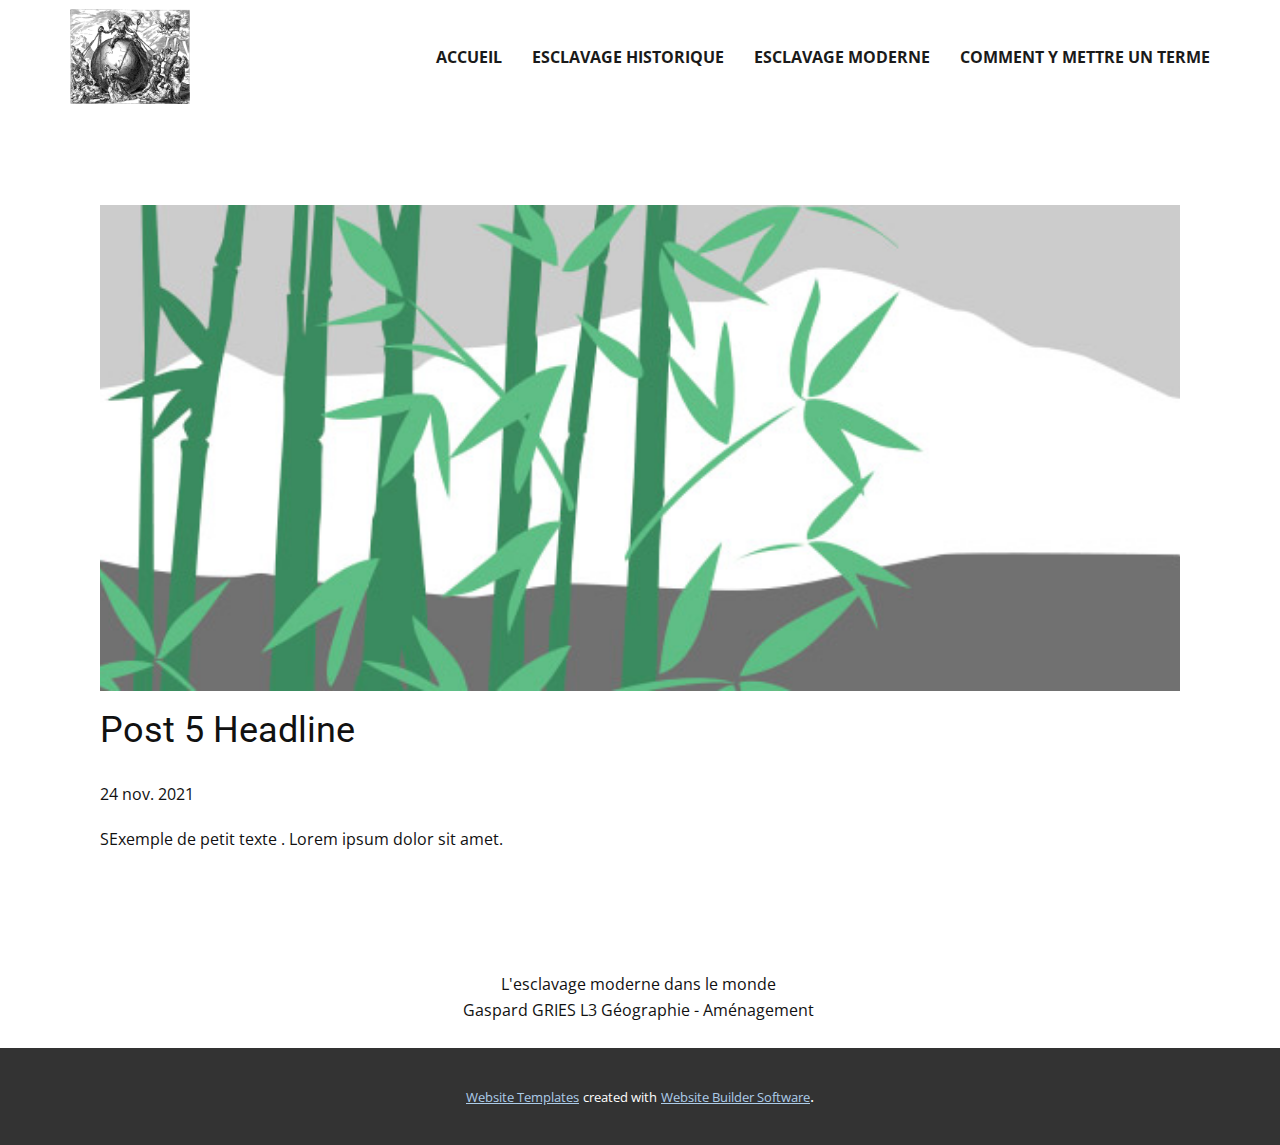
<file: Esclavage-moderne/blog/post-4.html>
<!doctype html>
<html style="font-size: 16px;"><head>
    <meta name="viewport" content="width=device-width, initial-scale=1.0">
    <meta charset="utf-8">
    <meta name="keywords" content="Post 1 Headline">
    <meta name="description" content="">
    <meta name="page_type" content="np-template-header-footer-from-plugin">
    <title>Post 5 Headline</title>
    <link rel="stylesheet" href="../nicepage.css" media="screen">
<link rel="stylesheet" href="../Post-Template.css" media="screen">
    <script class="u-script" type="text/javascript" src="../jquery.js" defer=""></script>
    <script class="u-script" type="text/javascript" src="../nicepage.js" defer=""></script>
    <meta name="generator" content="Nicepage 4.1.0, nicepage.com">
    <link id="u-theme-google-font" rel="stylesheet" href="https://fonts.googleapis.com/css?family=Roboto:100,100i,300,300i,400,400i,500,500i,700,700i,900,900i|Open+Sans:300,300i,400,400i,600,600i,700,700i,800,800i">
    
    
    <script type="application/ld+json">{
		"@context": "http://schema.org",
		"@type": "Organization",
		"name": "Esclavage",
		"logo": "images/63d7369be09e93b8cfe88e455439017538b4100175dfe687096e26afcbc02b7ecec7145358979df76d3f4a4d5240b547f9c95710a1136bae8c8a1e_1280.png"
}</script>
    <meta name="theme-color" content="#478ac9">
  </head>
  <body class="u-body"><header class="u-clearfix u-header u-header" id="sec-e946"><div class="u-clearfix u-sheet u-sheet-1">
        <a href="https://nicepage.com" class="u-image u-logo u-image-1" data-image-width="1280" data-image-height="1017">
          <img src="../images/63d7369be09e93b8cfe88e455439017538b4100175dfe687096e26afcbc02b7ecec7145358979df76d3f4a4d5240b547f9c95710a1136bae8c8a1e_1280.png" class="u-logo-image u-logo-image-1">
        </a>
        <nav class="u-menu u-menu-dropdown u-offcanvas u-menu-1">
          <div class="menu-collapse" style="font-size: 1rem; letter-spacing: 0px; font-weight: 700; text-transform: uppercase;">
            <a class="u-button-style u-custom-active-border-color u-custom-border u-custom-border-color u-custom-borders u-custom-hover-border-color u-custom-left-right-menu-spacing u-custom-padding-bottom u-custom-text-color u-custom-text-hover-color u-custom-top-bottom-menu-spacing u-nav-link u-text-active-palette-1-base u-text-hover-palette-2-base" href="#">
              <svg><use xmlns:xlink="http://www.w3.org/1999/xlink" xlink:href="#menu-hamburger"></use></svg>
              <svg version="1.1" xmlns="http://www.w3.org/2000/svg" xmlns:xlink="http://www.w3.org/1999/xlink"><defs><symbol id="menu-hamburger" viewBox="0 0 16 16" style="width: 16px; height: 16px;"><rect y="1" width="16" height="2"></rect><rect y="7" width="16" height="2"></rect><rect y="13" width="16" height="2"></rect>
</symbol>
</defs></svg>
            </a>
          </div>
          <div class="u-custom-menu u-nav-container">
            <ul class="u-nav u-spacing-30 u-unstyled u-nav-1"><li class="u-nav-item"><a class="u-border-2 u-border-active-palette-1-base u-border-hover-palette-1-base u-border-no-left u-border-no-right u-border-no-top u-button-style u-nav-link u-text-active-palette-1-base u-text-grey-90 u-text-hover-grey-90" href="../Accueil.html" style="padding: 10px 0px;">Accueil</a>
</li><li class="u-nav-item"><a class="u-border-2 u-border-active-palette-1-base u-border-hover-palette-1-base u-border-no-left u-border-no-right u-border-no-top u-button-style u-nav-link u-text-active-palette-1-base u-text-grey-90 u-text-hover-grey-90" href="../Esclavage-historique.html" target="_blank" style="padding: 10px 0px;">Esclavage historique</a>
</li><li class="u-nav-item"><a class="u-border-2 u-border-active-palette-1-base u-border-hover-palette-1-base u-border-no-left u-border-no-right u-border-no-top u-button-style u-nav-link u-text-active-palette-1-base u-text-grey-90 u-text-hover-grey-90" href="../Esclavage-moderne.html" target="_blank" style="padding: 10px 0px;">Esclavage moderne</a>
</li><li class="u-nav-item"><a class="u-border-2 u-border-active-palette-1-base u-border-hover-palette-1-base u-border-no-left u-border-no-right u-border-no-top u-button-style u-nav-link u-text-active-palette-1-base u-text-grey-90 u-text-hover-grey-90" href="../Comment-y-mettre-un-terme.html" style="padding: 10px 0px;">Comment y mettre un terme</a>
</li></ul>
          </div>
          <div class="u-custom-menu u-nav-container-collapse">
            <div class="u-black u-container-style u-inner-container-layout u-opacity u-opacity-95 u-sidenav">
              <div class="u-inner-container-layout u-sidenav-overflow">
                <div class="u-menu-close"></div>
                <ul class="u-align-center u-nav u-popupmenu-items u-unstyled u-nav-2"><li class="u-nav-item"><a class="u-button-style u-nav-link" href="../Accueil.html" style="padding: 10px 18px;">Accueil</a>
</li><li class="u-nav-item"><a class="u-button-style u-nav-link" href="../Esclavage-historique.html" target="_blank" style="padding: 10px 18px;">Esclavage historique</a>
</li><li class="u-nav-item"><a class="u-button-style u-nav-link" href="../Esclavage-moderne.html" target="_blank" style="padding: 10px 18px;">Esclavage moderne</a>
</li><li class="u-nav-item"><a class="u-button-style u-nav-link" href="../Comment-y-mettre-un-terme.html" style="padding: 10px 18px;">Comment y mettre un terme</a>
</li></ul>
              </div>
            </div>
            <div class="u-black u-menu-overlay u-opacity u-opacity-70"></div>
          </div>
        </nav>
      </div></header>
    <section class="u-align-center u-clearfix u-section-1" id="sec-a3fb">
      <div class="u-clearfix u-sheet u-valign-middle-md u-valign-middle-sm u-valign-middle-xs u-sheet-1"><!--post_details--><!--post_details_options_json--><!--{"source":""}--><!--/post_details_options_json--><!--blog_post-->
        <div class="u-container-style u-expanded-width u-post-details u-post-details-1">
          <div class="u-container-layout u-valign-middle u-container-layout-1"><!--blog_post_image-->
            <img alt="" class="u-blog-control u-expanded-width u-image u-image-default u-image-1" src="[data-uri]"><!--/blog_post_image--><!--blog_post_header-->
            <h2 class="u-blog-control u-text u-text-1">Post 5 Headline</h2><!--/blog_post_header--><!--blog_post_metadata-->
            <div class="u-blog-control u-metadata u-metadata-1"><!--blog_post_metadata_date-->
              <span class="u-meta-date u-meta-icon">24 nov. 2021</span><!--/blog_post_metadata_date--><!--blog_post_metadata_category-->
              <!--/blog_post_metadata_category--><!--blog_post_metadata_comments-->
              <!--/blog_post_metadata_comments-->
            </div><!--/blog_post_metadata--><!--blog_post_content-->
            <div class="u-align-justify u-blog-control u-post-content u-text u-text-2 fr-view">
  SExemple de petit texte . Lorem ipsum dolor sit amet.
  </div><!--/blog_post_content-->
          </div>
        </div><!--/blog_post--><!--/post_details-->
      </div>
    </section>
    
    
    <footer class="u-clearfix u-footer u-white" id="sec-7626"><div class="u-clearfix u-sheet u-sheet-1">
        <p class="u-align-center u-text u-text-default u-text-1"> L'esclavage moderne dans le monde&nbsp;<br>Gaspard GRIES L3 Géographie - Aménagement&nbsp;
        </p>
      </div></footer>
    <section class="u-backlink u-clearfix u-grey-80">
      <a class="u-link" href="https://nicepage.com/website-templates" target="_blank">
        <span>Website Templates</span>
      </a>
      <p class="u-text">
        <span>created with</span>
      </p>
      <a class="u-link" href="" target="_blank">
        <span>Website Builder Software</span>
      </a>. 
    </section>
  
</body></html>
</file>
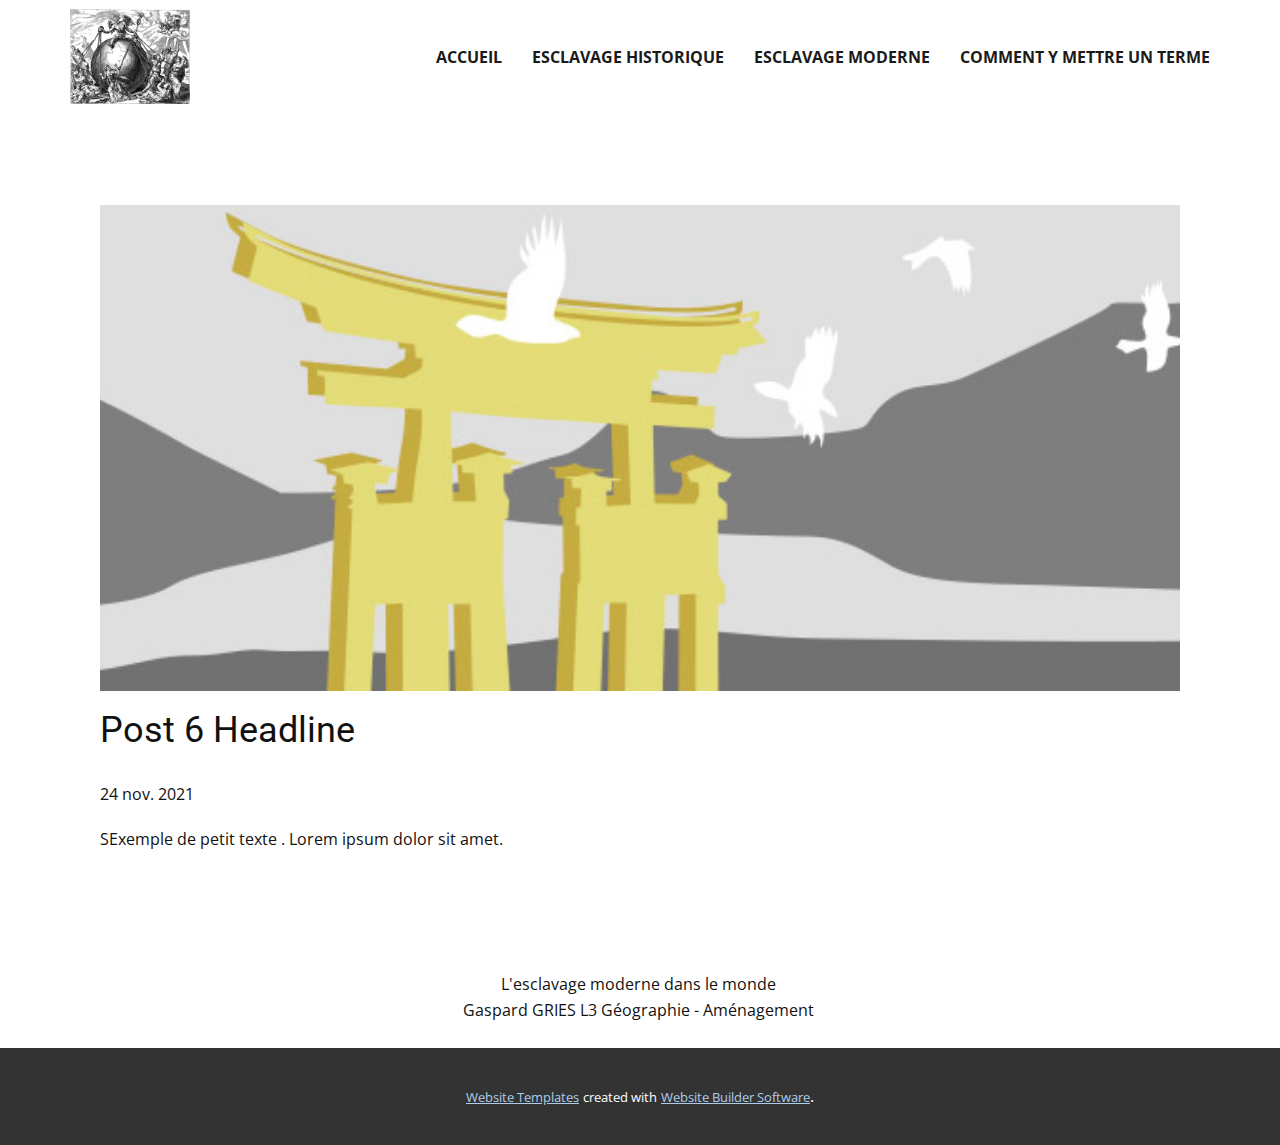
<file: Esclavage-moderne/blog/post-5.html>
<!doctype html>
<html style="font-size: 16px;"><head>
    <meta name="viewport" content="width=device-width, initial-scale=1.0">
    <meta charset="utf-8">
    <meta name="keywords" content="Post 1 Headline">
    <meta name="description" content="">
    <meta name="page_type" content="np-template-header-footer-from-plugin">
    <title>Post 6 Headline</title>
    <link rel="stylesheet" href="../nicepage.css" media="screen">
<link rel="stylesheet" href="../Post-Template.css" media="screen">
    <script class="u-script" type="text/javascript" src="../jquery.js" defer=""></script>
    <script class="u-script" type="text/javascript" src="../nicepage.js" defer=""></script>
    <meta name="generator" content="Nicepage 4.1.0, nicepage.com">
    <link id="u-theme-google-font" rel="stylesheet" href="https://fonts.googleapis.com/css?family=Roboto:100,100i,300,300i,400,400i,500,500i,700,700i,900,900i|Open+Sans:300,300i,400,400i,600,600i,700,700i,800,800i">
    
    
    <script type="application/ld+json">{
		"@context": "http://schema.org",
		"@type": "Organization",
		"name": "Esclavage",
		"logo": "images/63d7369be09e93b8cfe88e455439017538b4100175dfe687096e26afcbc02b7ecec7145358979df76d3f4a4d5240b547f9c95710a1136bae8c8a1e_1280.png"
}</script>
    <meta name="theme-color" content="#478ac9">
  </head>
  <body class="u-body"><header class="u-clearfix u-header u-header" id="sec-e946"><div class="u-clearfix u-sheet u-sheet-1">
        <a href="https://nicepage.com" class="u-image u-logo u-image-1" data-image-width="1280" data-image-height="1017">
          <img src="../images/63d7369be09e93b8cfe88e455439017538b4100175dfe687096e26afcbc02b7ecec7145358979df76d3f4a4d5240b547f9c95710a1136bae8c8a1e_1280.png" class="u-logo-image u-logo-image-1">
        </a>
        <nav class="u-menu u-menu-dropdown u-offcanvas u-menu-1">
          <div class="menu-collapse" style="font-size: 1rem; letter-spacing: 0px; font-weight: 700; text-transform: uppercase;">
            <a class="u-button-style u-custom-active-border-color u-custom-border u-custom-border-color u-custom-borders u-custom-hover-border-color u-custom-left-right-menu-spacing u-custom-padding-bottom u-custom-text-color u-custom-text-hover-color u-custom-top-bottom-menu-spacing u-nav-link u-text-active-palette-1-base u-text-hover-palette-2-base" href="#">
              <svg><use xmlns:xlink="http://www.w3.org/1999/xlink" xlink:href="#menu-hamburger"></use></svg>
              <svg version="1.1" xmlns="http://www.w3.org/2000/svg" xmlns:xlink="http://www.w3.org/1999/xlink"><defs><symbol id="menu-hamburger" viewBox="0 0 16 16" style="width: 16px; height: 16px;"><rect y="1" width="16" height="2"></rect><rect y="7" width="16" height="2"></rect><rect y="13" width="16" height="2"></rect>
</symbol>
</defs></svg>
            </a>
          </div>
          <div class="u-custom-menu u-nav-container">
            <ul class="u-nav u-spacing-30 u-unstyled u-nav-1"><li class="u-nav-item"><a class="u-border-2 u-border-active-palette-1-base u-border-hover-palette-1-base u-border-no-left u-border-no-right u-border-no-top u-button-style u-nav-link u-text-active-palette-1-base u-text-grey-90 u-text-hover-grey-90" href="../Accueil.html" style="padding: 10px 0px;">Accueil</a>
</li><li class="u-nav-item"><a class="u-border-2 u-border-active-palette-1-base u-border-hover-palette-1-base u-border-no-left u-border-no-right u-border-no-top u-button-style u-nav-link u-text-active-palette-1-base u-text-grey-90 u-text-hover-grey-90" href="../Esclavage-historique.html" target="_blank" style="padding: 10px 0px;">Esclavage historique</a>
</li><li class="u-nav-item"><a class="u-border-2 u-border-active-palette-1-base u-border-hover-palette-1-base u-border-no-left u-border-no-right u-border-no-top u-button-style u-nav-link u-text-active-palette-1-base u-text-grey-90 u-text-hover-grey-90" href="../Esclavage-moderne.html" target="_blank" style="padding: 10px 0px;">Esclavage moderne</a>
</li><li class="u-nav-item"><a class="u-border-2 u-border-active-palette-1-base u-border-hover-palette-1-base u-border-no-left u-border-no-right u-border-no-top u-button-style u-nav-link u-text-active-palette-1-base u-text-grey-90 u-text-hover-grey-90" href="../Comment-y-mettre-un-terme.html" style="padding: 10px 0px;">Comment y mettre un terme</a>
</li></ul>
          </div>
          <div class="u-custom-menu u-nav-container-collapse">
            <div class="u-black u-container-style u-inner-container-layout u-opacity u-opacity-95 u-sidenav">
              <div class="u-inner-container-layout u-sidenav-overflow">
                <div class="u-menu-close"></div>
                <ul class="u-align-center u-nav u-popupmenu-items u-unstyled u-nav-2"><li class="u-nav-item"><a class="u-button-style u-nav-link" href="../Accueil.html" style="padding: 10px 18px;">Accueil</a>
</li><li class="u-nav-item"><a class="u-button-style u-nav-link" href="../Esclavage-historique.html" target="_blank" style="padding: 10px 18px;">Esclavage historique</a>
</li><li class="u-nav-item"><a class="u-button-style u-nav-link" href="../Esclavage-moderne.html" target="_blank" style="padding: 10px 18px;">Esclavage moderne</a>
</li><li class="u-nav-item"><a class="u-button-style u-nav-link" href="../Comment-y-mettre-un-terme.html" style="padding: 10px 18px;">Comment y mettre un terme</a>
</li></ul>
              </div>
            </div>
            <div class="u-black u-menu-overlay u-opacity u-opacity-70"></div>
          </div>
        </nav>
      </div></header>
    <section class="u-align-center u-clearfix u-section-1" id="sec-a3fb">
      <div class="u-clearfix u-sheet u-valign-middle-md u-valign-middle-sm u-valign-middle-xs u-sheet-1"><!--post_details--><!--post_details_options_json--><!--{"source":""}--><!--/post_details_options_json--><!--blog_post-->
        <div class="u-container-style u-expanded-width u-post-details u-post-details-1">
          <div class="u-container-layout u-valign-middle u-container-layout-1"><!--blog_post_image-->
            <img alt="" class="u-blog-control u-expanded-width u-image u-image-default u-image-1" src="[data-uri]"><!--/blog_post_image--><!--blog_post_header-->
            <h2 class="u-blog-control u-text u-text-1">Post 6 Headline</h2><!--/blog_post_header--><!--blog_post_metadata-->
            <div class="u-blog-control u-metadata u-metadata-1"><!--blog_post_metadata_date-->
              <span class="u-meta-date u-meta-icon">24 nov. 2021</span><!--/blog_post_metadata_date--><!--blog_post_metadata_category-->
              <!--/blog_post_metadata_category--><!--blog_post_metadata_comments-->
              <!--/blog_post_metadata_comments-->
            </div><!--/blog_post_metadata--><!--blog_post_content-->
            <div class="u-align-justify u-blog-control u-post-content u-text u-text-2 fr-view">
  SExemple de petit texte . Lorem ipsum dolor sit amet.
  </div><!--/blog_post_content-->
          </div>
        </div><!--/blog_post--><!--/post_details-->
      </div>
    </section>
    
    
    <footer class="u-clearfix u-footer u-white" id="sec-7626"><div class="u-clearfix u-sheet u-sheet-1">
        <p class="u-align-center u-text u-text-default u-text-1"> L'esclavage moderne dans le monde&nbsp;<br>Gaspard GRIES L3 Géographie - Aménagement&nbsp;
        </p>
      </div></footer>
    <section class="u-backlink u-clearfix u-grey-80">
      <a class="u-link" href="https://nicepage.com/website-templates" target="_blank">
        <span>Website Templates</span>
      </a>
      <p class="u-text">
        <span>created with</span>
      </p>
      <a class="u-link" href="" target="_blank">
        <span>Website Builder Software</span>
      </a>. 
    </section>
  
</body></html>
</file>
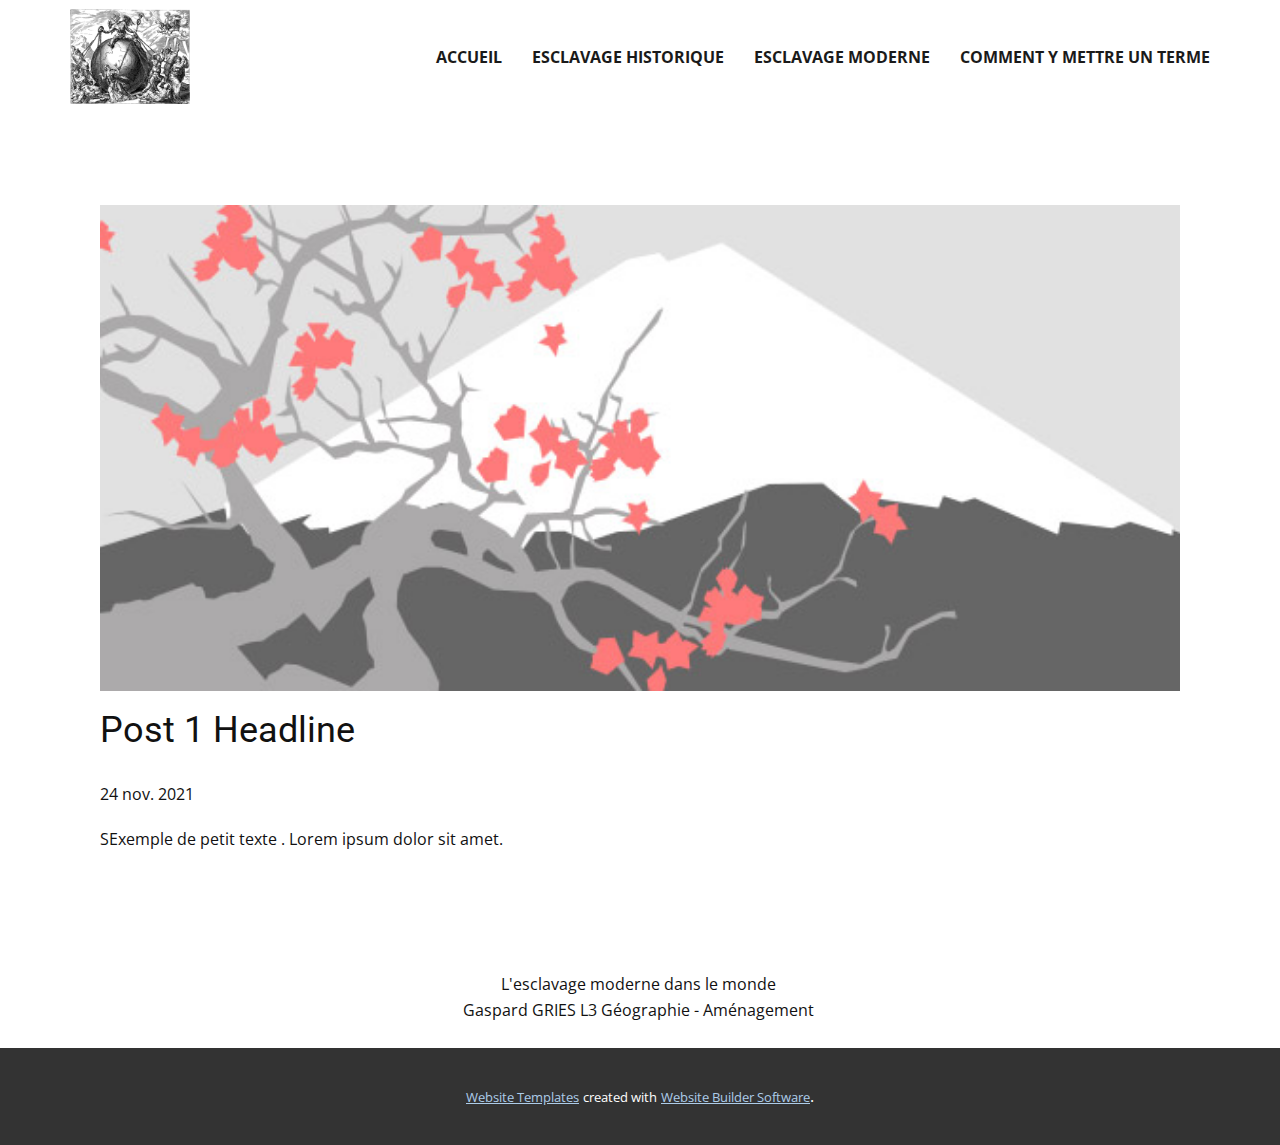
<file: Esclavage-moderne/blog/post.html>
<!doctype html>
<html style="font-size: 16px;"><head>
    <meta name="viewport" content="width=device-width, initial-scale=1.0">
    <meta charset="utf-8">
    <meta name="keywords" content="Post 1 Headline">
    <meta name="description" content="">
    <meta name="page_type" content="np-template-header-footer-from-plugin">
    <title>Post 1 Headline</title>
    <link rel="stylesheet" href="../nicepage.css" media="screen">
<link rel="stylesheet" href="../Post-Template.css" media="screen">
    <script class="u-script" type="text/javascript" src="../jquery.js" defer=""></script>
    <script class="u-script" type="text/javascript" src="../nicepage.js" defer=""></script>
    <meta name="generator" content="Nicepage 4.1.0, nicepage.com">
    <link id="u-theme-google-font" rel="stylesheet" href="https://fonts.googleapis.com/css?family=Roboto:100,100i,300,300i,400,400i,500,500i,700,700i,900,900i|Open+Sans:300,300i,400,400i,600,600i,700,700i,800,800i">
    
    
    <script type="application/ld+json">{
		"@context": "http://schema.org",
		"@type": "Organization",
		"name": "Esclavage",
		"logo": "images/63d7369be09e93b8cfe88e455439017538b4100175dfe687096e26afcbc02b7ecec7145358979df76d3f4a4d5240b547f9c95710a1136bae8c8a1e_1280.png"
}</script>
    <meta name="theme-color" content="#478ac9">
  </head>
  <body class="u-body"><header class="u-clearfix u-header u-header" id="sec-e946"><div class="u-clearfix u-sheet u-sheet-1">
        <a href="https://nicepage.com" class="u-image u-logo u-image-1" data-image-width="1280" data-image-height="1017">
          <img src="../images/63d7369be09e93b8cfe88e455439017538b4100175dfe687096e26afcbc02b7ecec7145358979df76d3f4a4d5240b547f9c95710a1136bae8c8a1e_1280.png" class="u-logo-image u-logo-image-1">
        </a>
        <nav class="u-menu u-menu-dropdown u-offcanvas u-menu-1">
          <div class="menu-collapse" style="font-size: 1rem; letter-spacing: 0px; font-weight: 700; text-transform: uppercase;">
            <a class="u-button-style u-custom-active-border-color u-custom-border u-custom-border-color u-custom-borders u-custom-hover-border-color u-custom-left-right-menu-spacing u-custom-padding-bottom u-custom-text-color u-custom-text-hover-color u-custom-top-bottom-menu-spacing u-nav-link u-text-active-palette-1-base u-text-hover-palette-2-base" href="#">
              <svg><use xmlns:xlink="http://www.w3.org/1999/xlink" xlink:href="#menu-hamburger"></use></svg>
              <svg version="1.1" xmlns="http://www.w3.org/2000/svg" xmlns:xlink="http://www.w3.org/1999/xlink"><defs><symbol id="menu-hamburger" viewBox="0 0 16 16" style="width: 16px; height: 16px;"><rect y="1" width="16" height="2"></rect><rect y="7" width="16" height="2"></rect><rect y="13" width="16" height="2"></rect>
</symbol>
</defs></svg>
            </a>
          </div>
          <div class="u-custom-menu u-nav-container">
            <ul class="u-nav u-spacing-30 u-unstyled u-nav-1"><li class="u-nav-item"><a class="u-border-2 u-border-active-palette-1-base u-border-hover-palette-1-base u-border-no-left u-border-no-right u-border-no-top u-button-style u-nav-link u-text-active-palette-1-base u-text-grey-90 u-text-hover-grey-90" href="../Accueil.html" style="padding: 10px 0px;">Accueil</a>
</li><li class="u-nav-item"><a class="u-border-2 u-border-active-palette-1-base u-border-hover-palette-1-base u-border-no-left u-border-no-right u-border-no-top u-button-style u-nav-link u-text-active-palette-1-base u-text-grey-90 u-text-hover-grey-90" href="../Esclavage-historique.html" target="_blank" style="padding: 10px 0px;">Esclavage historique</a>
</li><li class="u-nav-item"><a class="u-border-2 u-border-active-palette-1-base u-border-hover-palette-1-base u-border-no-left u-border-no-right u-border-no-top u-button-style u-nav-link u-text-active-palette-1-base u-text-grey-90 u-text-hover-grey-90" href="../Esclavage-moderne.html" target="_blank" style="padding: 10px 0px;">Esclavage moderne</a>
</li><li class="u-nav-item"><a class="u-border-2 u-border-active-palette-1-base u-border-hover-palette-1-base u-border-no-left u-border-no-right u-border-no-top u-button-style u-nav-link u-text-active-palette-1-base u-text-grey-90 u-text-hover-grey-90" href="../Comment-y-mettre-un-terme.html" style="padding: 10px 0px;">Comment y mettre un terme</a>
</li></ul>
          </div>
          <div class="u-custom-menu u-nav-container-collapse">
            <div class="u-black u-container-style u-inner-container-layout u-opacity u-opacity-95 u-sidenav">
              <div class="u-inner-container-layout u-sidenav-overflow">
                <div class="u-menu-close"></div>
                <ul class="u-align-center u-nav u-popupmenu-items u-unstyled u-nav-2"><li class="u-nav-item"><a class="u-button-style u-nav-link" href="../Accueil.html" style="padding: 10px 18px;">Accueil</a>
</li><li class="u-nav-item"><a class="u-button-style u-nav-link" href="../Esclavage-historique.html" target="_blank" style="padding: 10px 18px;">Esclavage historique</a>
</li><li class="u-nav-item"><a class="u-button-style u-nav-link" href="../Esclavage-moderne.html" target="_blank" style="padding: 10px 18px;">Esclavage moderne</a>
</li><li class="u-nav-item"><a class="u-button-style u-nav-link" href="../Comment-y-mettre-un-terme.html" style="padding: 10px 18px;">Comment y mettre un terme</a>
</li></ul>
              </div>
            </div>
            <div class="u-black u-menu-overlay u-opacity u-opacity-70"></div>
          </div>
        </nav>
      </div></header>
    <section class="u-align-center u-clearfix u-section-1" id="sec-a3fb">
      <div class="u-clearfix u-sheet u-valign-middle-md u-valign-middle-sm u-valign-middle-xs u-sheet-1"><!--post_details--><!--post_details_options_json--><!--{"source":""}--><!--/post_details_options_json--><!--blog_post-->
        <div class="u-container-style u-expanded-width u-post-details u-post-details-1">
          <div class="u-container-layout u-valign-middle u-container-layout-1"><!--blog_post_image-->
            <img alt="" class="u-blog-control u-expanded-width u-image u-image-default u-image-1" src="[data-uri]"><!--/blog_post_image--><!--blog_post_header-->
            <h2 class="u-blog-control u-text u-text-1">Post 1 Headline</h2><!--/blog_post_header--><!--blog_post_metadata-->
            <div class="u-blog-control u-metadata u-metadata-1"><!--blog_post_metadata_date-->
              <span class="u-meta-date u-meta-icon">24 nov. 2021</span><!--/blog_post_metadata_date--><!--blog_post_metadata_category-->
              <!--/blog_post_metadata_category--><!--blog_post_metadata_comments-->
              <!--/blog_post_metadata_comments-->
            </div><!--/blog_post_metadata--><!--blog_post_content-->
            <div class="u-align-justify u-blog-control u-post-content u-text u-text-2 fr-view">
  SExemple de petit texte . Lorem ipsum dolor sit amet.
  </div><!--/blog_post_content-->
          </div>
        </div><!--/blog_post--><!--/post_details-->
      </div>
    </section>
    
    
    <footer class="u-clearfix u-footer u-white" id="sec-7626"><div class="u-clearfix u-sheet u-sheet-1">
        <p class="u-align-center u-text u-text-default u-text-1"> L'esclavage moderne dans le monde&nbsp;<br>Gaspard GRIES L3 Géographie - Aménagement&nbsp;
        </p>
      </div></footer>
    <section class="u-backlink u-clearfix u-grey-80">
      <a class="u-link" href="https://nicepage.com/website-templates" target="_blank">
        <span>Website Templates</span>
      </a>
      <p class="u-text">
        <span>created with</span>
      </p>
      <a class="u-link" href="" target="_blank">
        <span>Website Builder Software</span>
      </a>. 
    </section>
  
</body></html>
</file>
